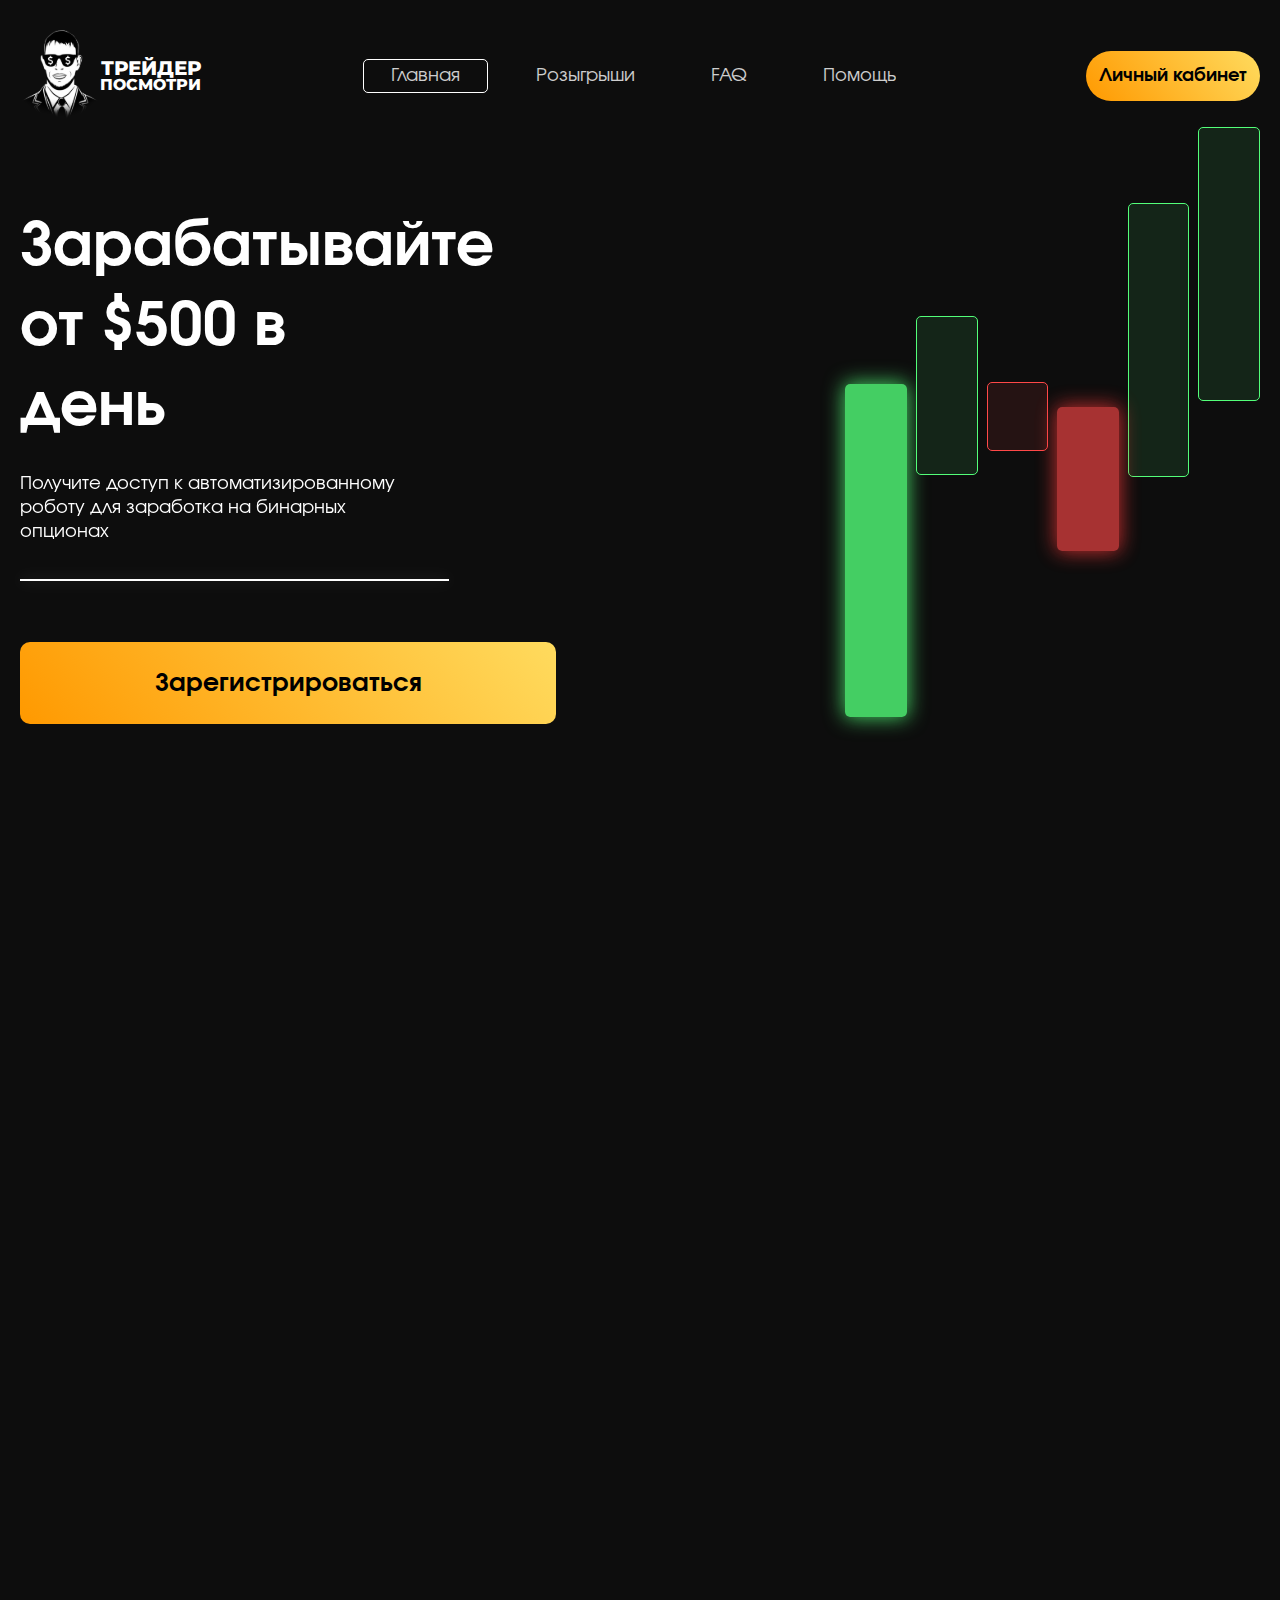
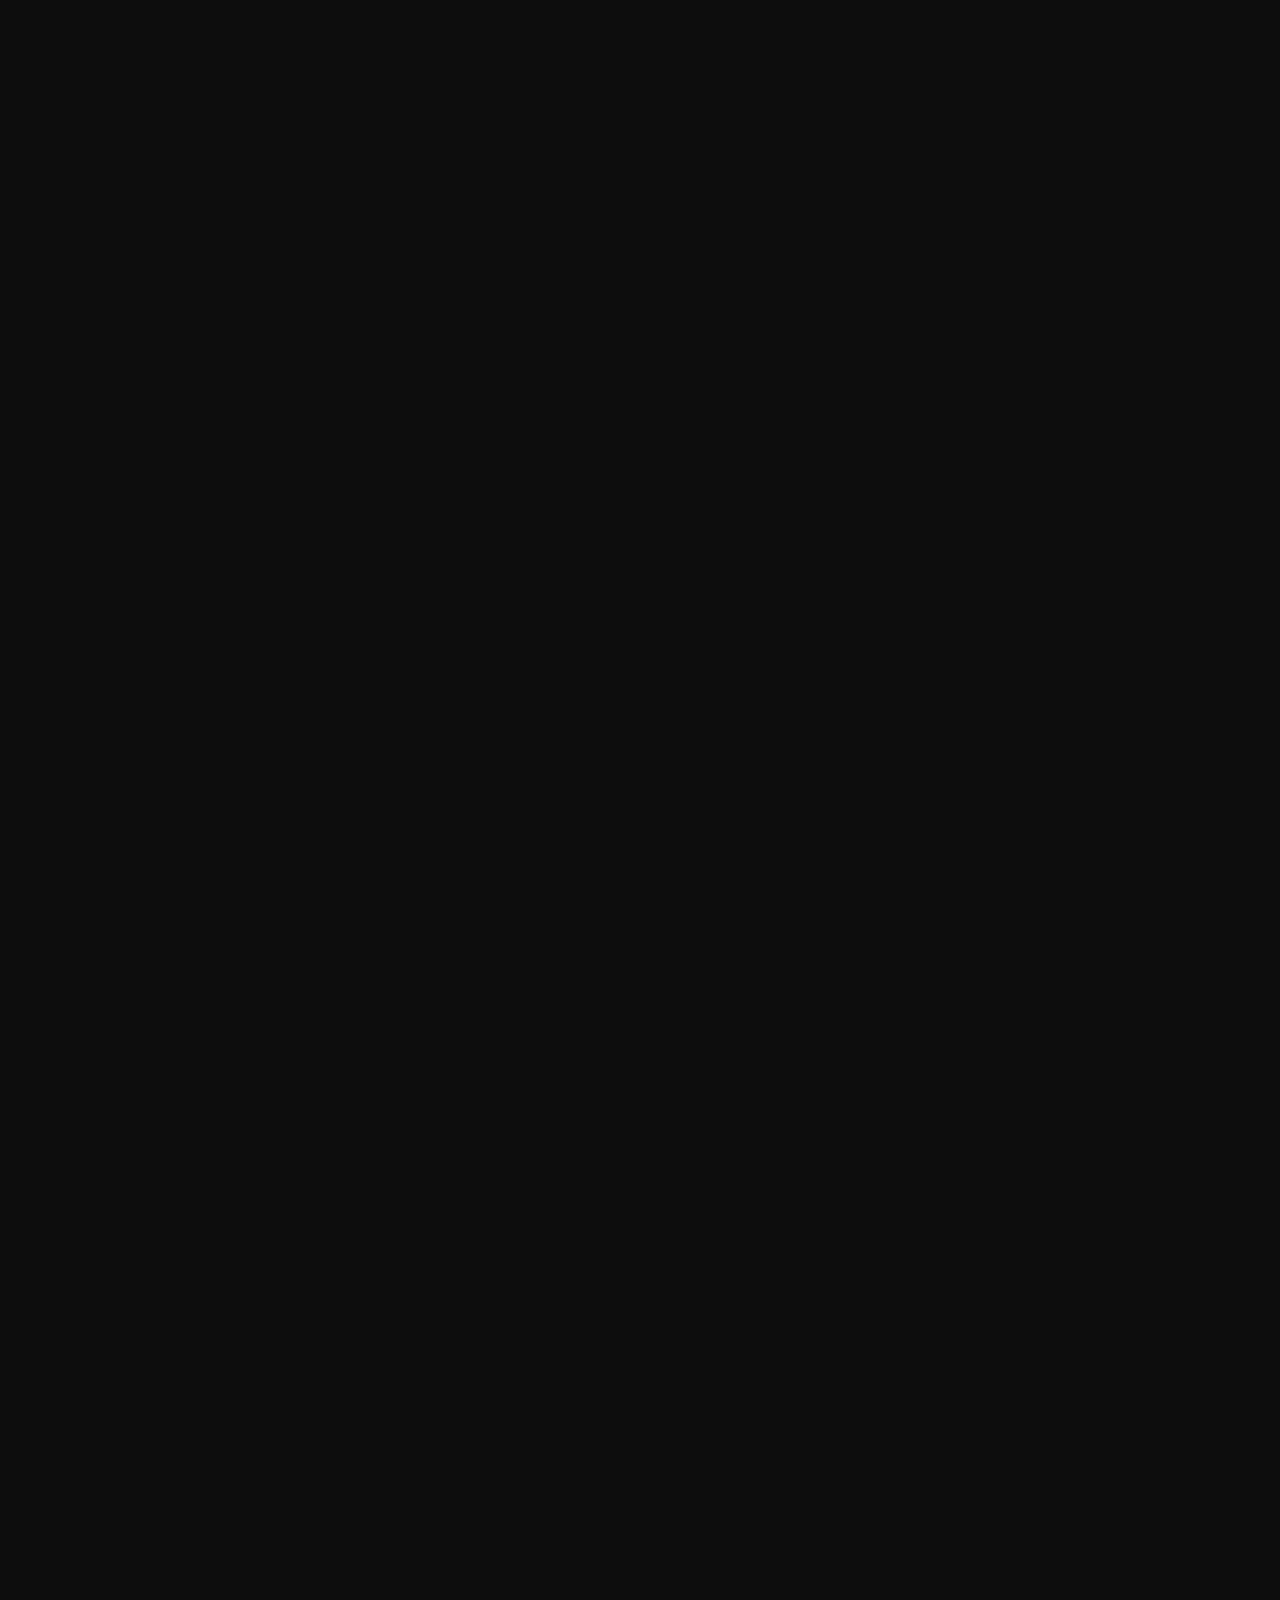
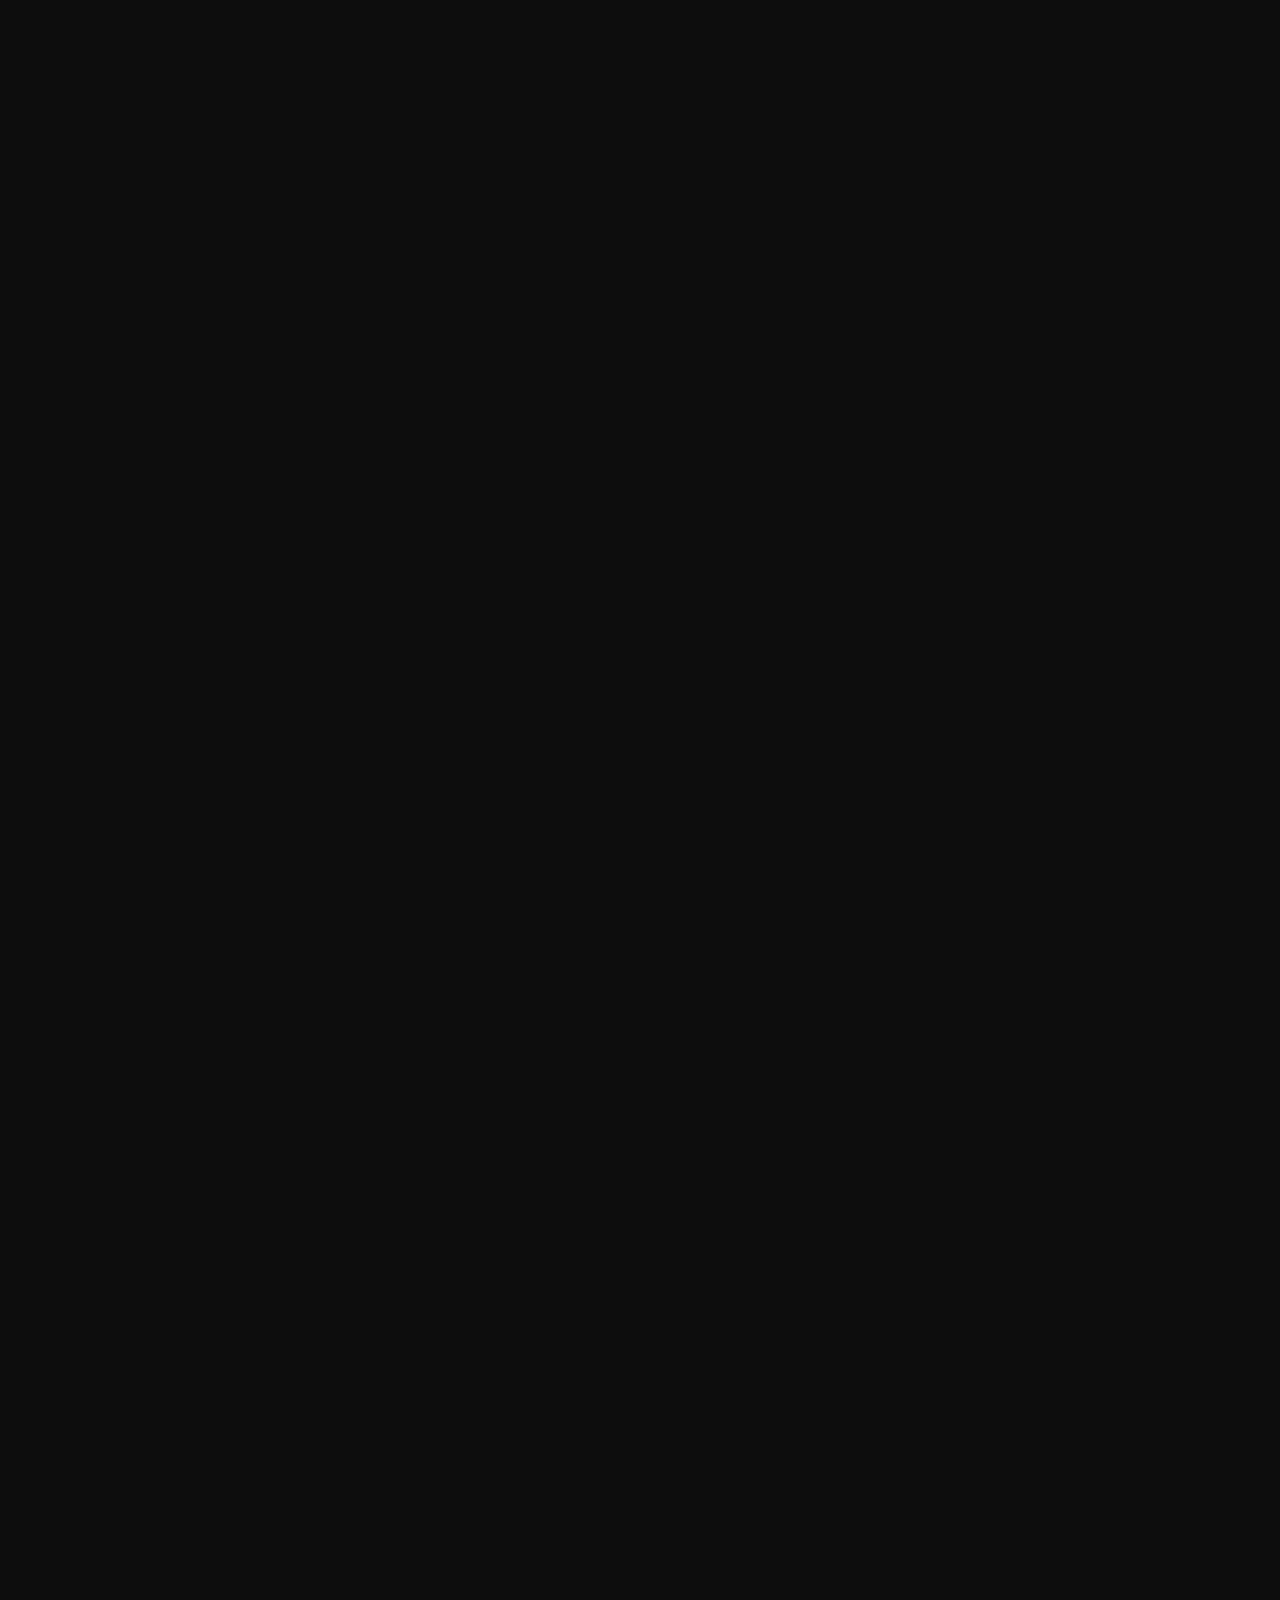
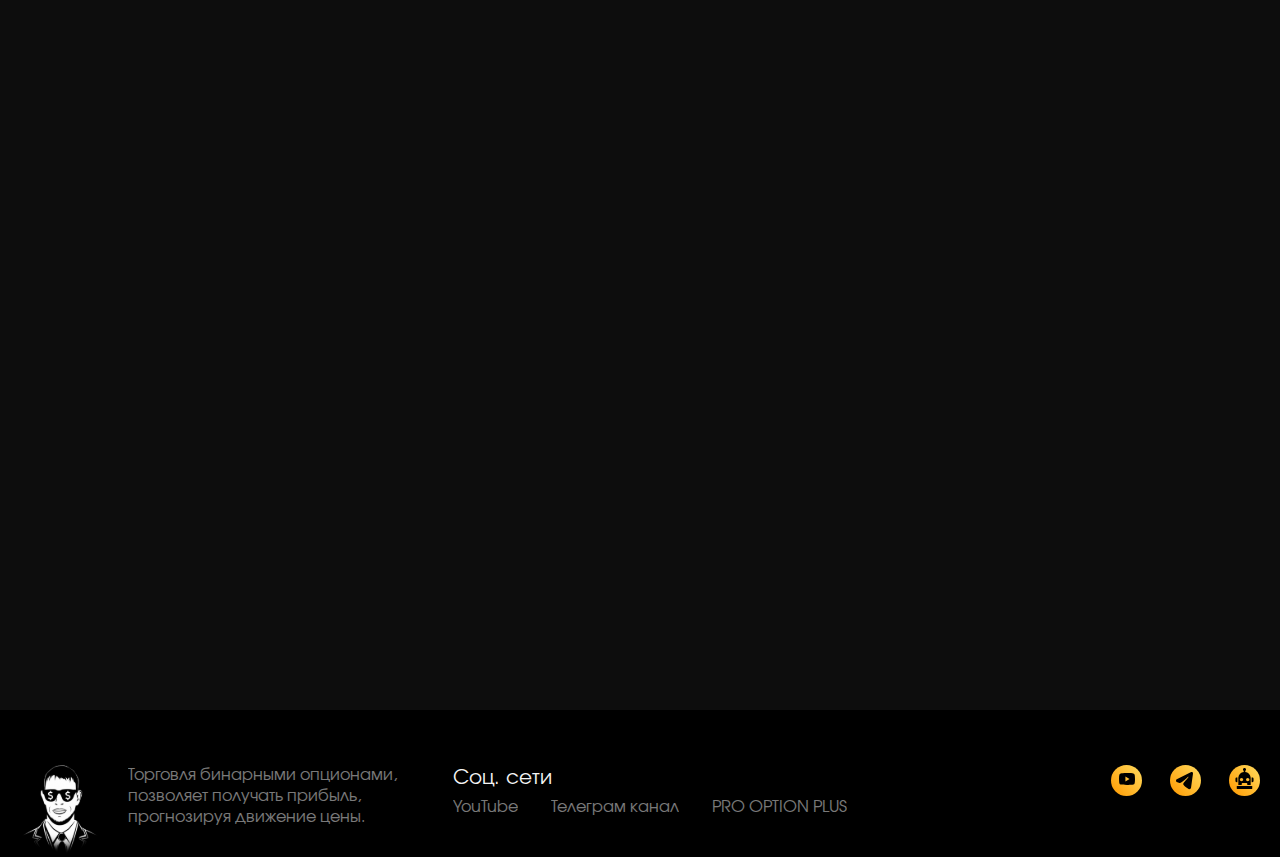
<file: index.html>
<!DOCTYPE html>
<html lang="ru">
<head>
    <meta charset="UTF-8">
    <meta name="viewport" content="width=device-width, initial-scale=1.0, maximum-scale=1.0, user-scalable=no">
    <title>Трейдер посмотри</title>
    <link rel="stylesheet" href="style.css">
    <script src="script.js" defer></script>
    <link href="https://unpkg.com/aos@2.3.1/dist/aos.css" rel="stylesheet">
    <script src="https://unpkg.com/aos@2.3.1/dist/aos.js"></script>
</head>
<body>
    <header>
        <div class="sales">
            <div class="rectangle3"></div>
            <div class="rectangle2"></div>
            <div class="rectangle"></div>
        </div>
        <div class="wrapper">
            <nav>
                <a class="logo_txt" href="index.html">
                    <img src="img/logo.svg" alt="">
                    <p>ТРЕЙДЕР  <br><span>ПОСМОТРИ</span></p>
                </a>
                <ul class="ul_nav" id="ul_nav">
                    <div class="close-icon" onclick="toggleMenu()">×</div>
                    <li class="li_nav1"><a href="index.html"><p>Главная</p></a></li>
                    <li class="li_nav"><a href="pages/ivents.html"><p>Розыгрыши</p></a></li>
                    <li class="li_nav"><a href="#faq"><p>FAQ</p></a></li>
                    <li class="li_nav"><a href="help.html"><p>Помощь</p></a></li>
                    <li class="li_nav dropdown-mobile">
                        <a href="pages/profile.html"><p>Мой профиль</p></a>
                    </li>
                    <li class="li_nav dropdown-mobile">
                        <a href="pages/step_one.html"><p>Скачать ПО</p></a>
                    </li>
                    <li class="li_nav dropdown-mobile">
                        <a href="pages/keys.html"><p>Ключи</p></a>
                    </li>
                </ul>
                <div class="menu-icon" onclick="toggleMenu()">
                    <div class="bar"></div>
                    <div class="bar"></div>
                    <div class="bar"></div>
                </div>
                <div class="dropdown dropdown-desktop">
                    <button id="profile-button" onclick="myFunction()" class="dropbtn">Личный кабинет</button>
                    <div id="myDropdown" class="dropdown-content">
                        <a href="pages/profile.html">Мой профиль</a>
                        <div class="line"></div>
                        <a href="pages/step_one.html">Скачать ПО</a>
                        <div class="line"></div>
                        <a href="pages/keys.html">Ключи</a>
                    </div>
                </div>
            </nav>
        </div>
        <div class="overlay" id="overlay" onclick="toggleMenu()"></div>
    </header>
    
    <main >
        <div class="wrapper">
            <div class="salary">
                <div class="text_salary">
                    <h1 class="fade-in" data-aos="fade-up"
                    data-aos-duration="1500">Зарабатывайте от $500 в день</h1>
                    <p class="accsses" data-aos="fade-up"
                    data-aos-duration="1500">Получите доступ к автоматизированному роботу для заработка на бинарных опционах</p>
                    <div class="line2" data-aos="fade-up"
                    data-aos-duration="1500"></div>
                    <button class="reg" data-aos="fade-up"
                    data-aos-duration="1500">Зарегистрироваться</button>
                    <div class="overlay" id="overlay"></div>
                    <div class="popup" id="popup">
                        <span class="close" id="closePopup">&times;</span>
                        <h2>Регистрация</h2>
                        <form>
                            <p class="PO">Чтобы у вас был доступ к ПО <br>создайте аккаунт в личном кабинете</p>
                            <div class="margin_input">
                                <input type="text" id="name" name="name" placeholder="Ваше Имя">
                            </div>
                            <div class="margin_input">
                                <input type="text" id="surname" name="surname" placeholder="Ваша Фамилия">
                            </div>
                            <div class="margin_input">
                                <input type="email" id="email" name="email" placeholder="Ваш e-mail">
                            </div>
                            <div class="margin_input">
                                <input type="text" id="telegram" name="telegram" placeholder="Ваш Telegram">
                            </div>
                            <div class="margin_input">
                                <label>
                                    <input type="checkbox" id="agree" name="agree" required>
                                    <p class="suggest">Вы подтверждаете согласие на обработку персональных данных в соответствии с условиями <a href="#">Политики обработки данных</a> и <a href="#">Договора об оказании услуг</a></p>
                                </label>
                            </div>
                            <button type="submit" class="reg2">Зарегистрироваться</button>
                        </form>
                    </div>
                </div>

                <div class="graph" data-aos="fade-up"
                data-aos-duration="1500">
                    <div class="sales2 ">
                        <div class="rec2"></div>
                        <div class="rec3"></div>
                        <div class="rec4"></div>
                        <div class="rec5"></div>
                        <div class="rec7"></div>
                        <div class="rec6"></div>
                    </div>
                </div>
                <img src="img/graph2.png" alt=" " class="graph2" data-aos="fade-up"
                data-aos-duration="1500">
            </div>

            <div class="sales_back" data-aos="fade-up"
            data-aos-duration="1500">
                <div class="rectangle_back1 "></div>
                <div class="rectangle_back2"></div>
                <div class="rectangle_back3"></div>
                <div class="rectangle_back4"></div>
                <div class="rectangle_back5"></div>
                <div class="rectangle_back6"></div>
            </div>

            <div class="sales_back_phone" data-aos="fade-up"
            data-aos-duration="1500">
                <div class="rectangle_back_phone1"></div>
                <div class="rectangle_back_phone2"></div>
                <div class="rectangle_back_phone3"></div>
                <div class="rectangle_back_phone4"></div>
                <div class="rectangle_back_phone5"></div>
                <div class="rectangle_back_phone6"></div>
            </div>

            <div class="manual" data-aos="fade-up"
            data-aos-duration="1500">
                <div class="phone ">
                    <img src="img/iPhone 15 Pro.png" alt="" class="image2"> 
                </div>
                <div class="how_it_works">
                    <h1>КАК РАБОТАЕТ АВТОМАТИЗАЦИЯ <span>АРБИТРАЖА КОТИРОВОК</span></h1>
                    <p class="treid">Чтобы зарабатывать на трейдинге, необязательно угадывать
                        движение цен финансовых активов или разбираться в
                        сложных графиках.
                    </p>
                    <p class="treid">Поручите торговлю бинарными опционами проверенному на
                        практике ПО: робот автоматически проставит сделку по
                        вашим настройкам еще до того, как информация о цене
                        появится у брокера.
                    </p>
                    <div class="line3"></div>
                    <div class="numbers">
                        <div class="number">
                            <h1>98.89%</h1>
                            <p>Выигрышных сделок</p>
                        </div>
                        <div class="number">
                            <h1>99.9%</h1>
                            <p>Положительных отзывов</p>
                        </div>
                        <div class="number">
                            <h1>$14 259</h1>
                            <p>В среднем зарабатывают трейдеры ежедневно</p>
                        </div>
                        <div class="number">
                            <h1>128.722+</h1>
                            <p>Трейдеров по всему миру</p>
                        </div>
                    </div>
                </div>
            </div>

            <div class="advantages" data-aos="fade-up"
            data-aos-duration="1500">
                <h1>Преймущества</h1>
                <div class="container_advantages">
                    <div class="advantage">
                        <div class="min_wrap">
                            <img src="img/safe.svg" alt="">
                            <h2>Надежное ПО</h2>
                        </div>
                        <p>Наша команда разрабатывает ПО, вкладывая все свои знания и навыки</p>
                    </div>
                    <div class="advantage">
                        <div class="min_wrap">
                            <img src="img/support.svg" alt="">
                            <h2>Поддержка 24/7</h2>
                        </div>
                        <p>Служба поддержки поможет решить все возникающие проблемы!</p>
                    </div>

                    <div class="advantage">
                        <div class="min_wrap">
                            <img src="img/algorithm.svg" alt="">
                            <h2>Простой Алгоритм</h2>
                        </div>
                        <p>Операции выполняет робот. <br>
                            Поэтому для новичков такой способ эффективнее,
                            чем вручную обрабатывать сделки.
                        </p>
                    </div>

                    <div class="advantage">
                        <div class="min_wrap">
                            <img src="img/Vector.svg" alt="">
                            <h2>Удобные Инструменты</h2>
                        </div>
                        <p>Профессиональные трейдеры уже опробовали наше ПО и оценили его эффективность и удобство на <span>9/10</span>.</p>

                    </div>

                    
                </div>
            </div>
        </div>

        <div class="otzivi" data-aos="fade-up"
        data-aos-duration="1500">
            <div class="wrapper">
                <h1>Отзывы от пользователей</h1>
            </div>
            <div class="container-slider2">
                <div class="slider-wrapper">
                    <div class="rewiew-list image-list"> 
                        <div class="slide">
                            <div class="name">
                                <img src="img/avatar.jpg" alt="">
                                <p class="user">Дмитрий</p>
                            </div>
                            <p class="txt">Доброго времени суток! Использую робота уже на протяжении 2х недель и могу с уверенность сказать - это лучшее, что я видел. Теперь по подробнее. После прочтения инструкции я сразу же вышел на реальную торговлю. И тут прям много эмоций. В первый же день робот принёс мне 87% к моему начальному депозиту. Заработал буквально за пару часов. Так что с уверенностью могу рекомендовать данный софт на авто сделках.</p>
                        </div>
                       
                        <div class="slide">
                            <div class="name">
                                <img src="img/avatar.jpg" alt="">
                                <p class="user">Артём</p>
                            </div>
                            <p class="txt">Всем привет! Если коротко о PRO OPTION PLUS AUTO, то он клёвый. Заработать можно легко и 100% к депозиту за несколько часов. Советую в размеренном режиме спокойно торговать, не жадничать и не гнаться за миллиардами, уделяя всего пару часов в день. Все таки это не 100% проходимость сделок, а всего лишь 93%. Есть небольшие риски. Конечно, лучше прочитать первоначально инструкцию по настройки софта, всё разложить по полочкам и комфортно запускаться. Всем профита!</p>
                        </div>

                        <div class="slide">
                            <div class="name">
                                <img src="img/avatar.jpg" alt="">
                                <p class="user">Иван Хакимов</p>
                            </div>
                            <p class="txt">Здравствуйте! Начну по факту без воды. Почти сразу же вышел на реальную торговлю. И тут прям много эмоций. В первый же день робот заработал мне 67% к моему начальному депозиту, а это на минуточку 371$. Это крутой результат однозначно. Советую всем использовать софт на авто сделках. Андрюхе отдельное спасибо за такую разработку. Лучший, просто ЛУЧШИЙ!</p>
                        </div>

                        <div class="slide">
                            <div class="name">
                                <img src="img/avatar.jpg" alt="">
                                <p class="user">Виталий Беляков</p>
                            </div>
                            <p class="txt">Привет. Занимаюсь криптой несколько лет. А тут бац! В моменте просел рынок. Очень был расстроен. Стал искать дополнительный заработок. Случайно наткнулся на Андрея и его проект «PRO OPTION PLUS AUTO». Я сначала не поверил, что так легко и просто можно зарабатывать деньги на Бинарках, но когда активировал софт на авто торговли, я обалдел. Тут просто без слов, а одни эмоции. Миллионы $, конечно не заработать, но по 300-450 баксов в день стабильно получается делать. А это разве не результат? Всем удачи!</p>
                        </div>

                        <div class="slide">
                            <div class="name">
                                <img src="img/avatar.jpg" alt="">
                                <p class="user">Светлана Оленикова</p>
                            </div>
                            <p class="txt">Привет! Положила я значит 120$. Это примерно 11 тысяч рублей по сегодняшнему курсу. Но да ладно. На следующий день проснулась, баланс уже 2 348,43$. Автор проекта, это как так? Это точно безопасно? Я сейчас сижу и думаю, это сон или реальность.</p>
                        </div>

                        <div class="slide">
                            <div class="name">
                                <img src="img/avatar.jpg" alt="">
                                <p class="user">Данил Кузнецов</p>
                            </div>
                            <p class="txt">С PRO OPTION PLUS AUTO совсем недолго работаю. Рынок всегда оставляет желать лучшего, но даже при таких условиях вижу, что депозит растёт и очень даже хорошо. Изначально пополнил 155$ на брокере Pocket Option. Спустя 2е суток баланс сейчас 691$. Месячная моя зарплата, а прошло всего лишь 2 дня. Андрюхе большое спасибо, что создал такую мощь. Тем более абсолютно все бесплатно, ничего и никому платить за это не нужно! Огромный плюс - хорошие возможности. Залетайте смело, не пожалеете!</p>
                        </div>

                        <div class="slide">
                            <div class="name">
                                <img src="img/avatar.jpg" alt="">
                                <p class="user">Андрей</p>
                            </div>
                            <p class="txt">Здоровенько всем! Зарабатываю каждую ночь + - 1000 баксов. Ставлю на авто-торговлю и ложусь спать. Просыпаюсь с 80 долларов, почти до 1000 доходит. В шоке, просто в шоке. За 7-8 часов моего сна. Не отключайте, пожалуйста, программу, пусть еще поработает. Андрей, как Вас можно отблагодарить? Или поддержать?</p>
                        </div>

                        <div class="slide">
                            <div class="name">
                                <img src="img/avatar.jpg" alt="">
                                <p class="user">Глеб</p>
                            </div>
                            <p class="txt">Отличный результат! Просто великолепный! 255 плюсов и 13 минусов. Не знаю, как у остальных, но у меня вообще день замечательный, просто огонь. PRO OPTION PLUS AUTO - лучший! И это факт доказывает!</p>
                        </div>

                        <div class="slide">
                            <div class="name">
                                <img src="img/avatar.jpg" alt="">
                                <p class="user">Атон</p>
                            </div>
                            <p class="txt">Хочу поблагодарить разработчиков за такую прекрасную разработку. ПРО ПЛЮС АВТО пользуюсь уже 2 месяца. Сначала не очень получалось, но через пару дней практики втянула меня и начало получаться. По итогу за 2 месяца с помощью программы наторговал на свой кредит около 570 тысяч рублей и перекрыл его полностью в банке. Еще раз спасибо. Теперь буду торговать на свадьбу. Уверен, что за месяца 2-3 заработаю нужную сумму. 💪 Новичкам советую внимательно изучить инструкцию по правильной настройки программы, чтобы с первых минут делать кэш, а не тянуть время и не гонять баланс туда-сюда. Удачи!</p>
                        </div>
                    </div>
                </div>
            </div>
        </div>

        <div class="wrapper">
            <div class="buttons" data-aos="fade-up"
            data-aos-duration="1500" id="faq">
                <button class="button prev" id="prev-slide">
                    <img src="img/before.svg" alt="">
                </button>
                <button class="button next" id="next-slide" class="icon">
                    <img src="img/after.svg" alt="">
                </button>
            </div>

           
        </div>

        <div class="faq" data-aos="fade-up"
        data-aos-duration="1500">
            <div class="wrapper">
                <div class="title_accordion">
                    <img src="img/Accordion.svg" alt="">
                    <h1>FAQ</h1>
                </div>

                <section>
                    <ul class="accordion">
                        <li class="accordion_li">
                            <label for="first">Кто я такой?<img src="img/plus.svg" alt="" class="img1"></label>
                            <div class="content">
                                <p>Я уже более 12-ти лет зарабатываю в интернете.<div class="br"></div>Мой основной источник заработка — торговля бинарными опционами.</p>
                            </div>
                        </li>
                
                        <li class="accordion_li">
                            <label for="second">Что может ваше ПО?<img src="img/plus.svg" alt="" class="img1"></label>
                            <div class="content">
                                <p>Lorem ipsum dolor sit, amet consectetur adipisicing elit. Iste et eveniet eum odit. Doloribus labore debitis dolorem aliquid assumenda itaque culpa dolor architecto, voluptatibus delectus aliquam? Debitis veritatis unde accusantium facere maxime, aliquid pariatur commodi voluptate suscipit? Culpa, minus suscipit.</p>
                            </div>
                        </li>
                
                        <li class="accordion_li">
                            <label for="third">Будет ли сложно заработать новичку?<img src="img/plus.svg" alt="" class="img1"></label>
                            <div class="content">
                                <p>Lorem ipsum dolor sit amet consectetur adipisicing elit. Ullam, sit!</p>
                            </div>
                        </li>
                
                        <li class="accordion_li">
                            <label for="fourth">Можно ли использовать один аккаунт на разных ПК?<img src="img/plus.svg" alt="" class="img1"></label>
                            <div class="content">
                                <p>Lorem ipsum dolor sit amet consectetur adipisicing elit. Ullam, sit!</p>
                            </div>
                        </li>
                
                        <li class="accordion_li">
                            <label for="fifth">Какие гарантии у вашего ПО?<img src="img/plus.svg" alt="" class="img1"></label>
                            <div class="content">
                                <p>Lorem ipsum dolor sit amet consectetur adipisicing elit. Ullam, sit!</p>
                            </div>
                        </li>
                    </ul>
                </section>
            </div>
        </div>
    </main>
    
    <footer>
        <div class="back_footer">
            <div class="wrapper">
                <div class="container_footer ">
                    <div class="container_footer_text_logo">
                        <div class="logo">
                            <img src="img/logo.svg" alt="">
                            <p>Торговля бинарными опционами, позволяет получать прибыль, прогнозируя движение цены.</p>
                        </div>
                        <div class="mess">
                            <p>Соц. сети</p>
                            <div class="mess2">
                                <a href="#">YouTube</a>
                                <a href="#">Телеграм канал</a>
                                <a href="#">PRO OPTION PLUS</a>
                            </div>
                        </div>
                    </div>
                    <div class="icons">
                        <div class="icon">
                            <a href="#"><img src="img/youtube.svg" alt=""></a>
                        </div>
                        <div class="icon2">
                            <a href="#"><img src="img/tg.svg" alt=""></a>
                        </div>
                        <div class="icon">
                            <a href="#"><img src="img/robot.svg" alt=""></a>
                        </div>
                    </div>
                </div>
            </div>
        </div>
    </footer>
    <script>
        AOS.init();
      </script>
</body>
</html>
</file>
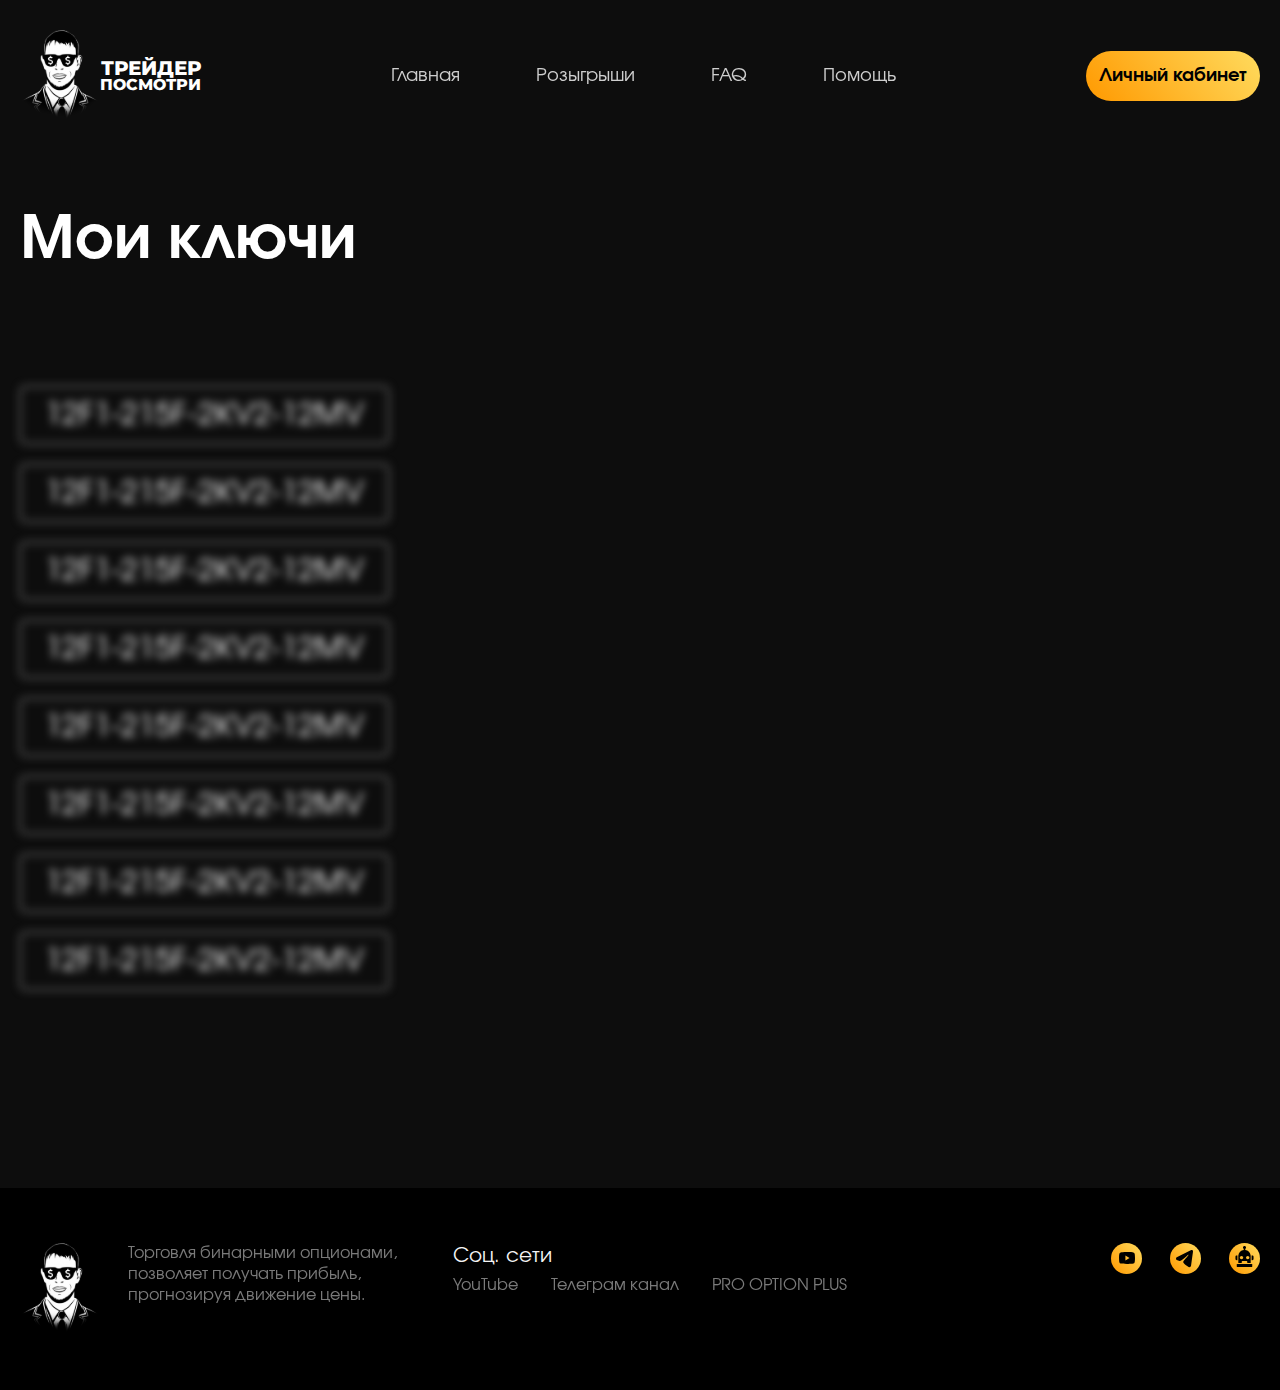
<file: pages/keys.html>
<!DOCTYPE html>
<html lang="ru">
<head>
    <meta charset="UTF-8">
    <meta name="viewport" content="width=device-width, initial-scale=1.0">
    <title>Трейдер посмотри</title>
    <link rel="stylesheet" href="keys.css">
    <script src="../script.js" defer></script>
    <script src="../copy.js" defer></script>
</head>
<body>
    <header>
        <div class="sales">
            <div class="rectangle3"></div>
            <div class="rectangle2"></div>
            <div class="rectangle"></div>
        </div>
        <div class="sales_back">
            <div class="rectangle_back1"></div>
            <div class="rectangle_back2"></div>
            <div class="rectangle_back3"></div>
            <div class="rectangle_back4"></div>
            <div class="rectangle_back5"></div>
            <div class="rectangle_back6"></div>
        </div>
        <div class="wrapper">
            <nav>
                <a class="logo_txt" href="../index.html">
                    <img src="../img/logo.svg" alt="">
                    <p>ТРЕЙДЕР  <br><span>ПОСМОТРИ</span></p>
                </a>
                <ul class="ul_nav" id="ul_nav">
                    <div class="close-icon" onclick="toggleMenu()">×</div>
                    <li class="li_nav"><a href="../index.html"><p>Главная</p></a></li>
                    <li class="li_nav"><a href="ivents.html"><p>Розыгрыши</p></a></li>
                    <li class="li_nav"><a href="../index.html"><p>FAQ</p></a></li>
                    <li class="li_nav"><a href="#"><p>Помощь</p></a></li>
                    <li class="li_nav dropdown-mobile">
                        <a href="profile.html"><p>Мой профиль</p></a>
                    </li>
                    <li class="li_nav dropdown-mobile">
                        <a href="step_one.html"><p>Скачать ПО</p></a>
                    </li>
                    <li class="li_nav dropdown-mobile">
                        <a href="keys.html"><p>Ключи</p></a>
                    </li>
                </ul>
                <div class="menu-icon" onclick="toggleMenu()">
                    <div class="bar"></div>
                    <div class="bar"></div>
                    <div class="bar"></div>
                </div>
                <div class="dropdown dropdown-desktop">
                    <button id="profile-button" onclick="myFunction()" class="dropbtn">Личный кабинет</button>
                    <div id="myDropdown" class="dropdown-content">
                        <a href="profile.html">Мой профиль</a>
                        <div class="line"></div>
                        <a href="step_one.html">Скачать ПО</a>
                        <div class="line"></div>
                        <a href="keys.html">Ключи</a>
                    </div>
                </div>
            </nav>
        </div>
        <div class="overlay" id="overlay" onclick="toggleMenu()"></div>
    </header>
    <main>
        <div class="wrapper">
            <div class="hello animate-hello">
                <h1>Мои ключи</h1>
            </div>
        
            <div class="keys">
                <div class="key animate-key">
                    <div class="code">
                        <p>12F1-215F-2KV2-12MV</p>
                    </div>
                    <button class="copy">
                        Скопировать
                    </button>
                </div>

                <div class="key animate-key">
                    <div class="code">
                        <p>12F1-215F-2KV2-12MV</p>
                    </div>
                    <button class="copy">
                        Скопировать
                    </button>
                </div>

                <div class="key animate-key">
                    <div class="code">
                        <p>12F1-215F-2KV2-12MV</p>
                    </div>
                    <button class="copy">
                        Скопировать
                    </button>
                </div>

                <div class="key animate-key">
                    <div class="code">
                        <p>12F1-215F-2KV2-12MV</p>
                    </div>
                    <button class="copy">
                        Скопировать
                    </button>
                </div>

                <div class="key animate-key">
                    <div class="code">
                        <p>12F1-215F-2KV2-12MV</p>
                    </div>
                    <button class="copy">
                        Скопировать
                    </button>
                </div>

                <div class="key animate-key">
                    <div class="code">
                        <p>12F1-215F-2KV2-12MV</p>
                    </div>
                    <button class="copy">
                        Скопировать
                    </button>
                </div>

                <div class="key animate-key">
                    <div class="code">
                        <p>12F1-215F-2KV2-12MV</p>
                    </div>
                    <button class="copy">
                        Скопировать
                    </button>
                </div>

                <div class="key animate-key">
                    <div class="code">
                        <p>12F1-215F-2KV2-12MV</p>
                    </div>
                    <button class="copy">
                        Скопировать
                    </button>
                </div>

                <div class="key animate-key">
                    <div class="code">
                        <p>12F1-215F-2KV2-12MV</p>
                    </div>
                    <button class="copy">
                        Скопировать
                    </button>
                </div>
            </div>
        </div>
    </main>
    <footer>
        <div class="back_footer">
            <div class="wrapper">
                <div class="container_footer">
                    <div class="container_footer_text_logo">
                        <div class="logo">
                            <img src="../img/logo.svg" alt="">
                            <p>Торговля бинарными опционами, позволяет получать прибыль, прогнозируя движение цены.</p>
                        </div>
                        <div class="mess">
                            <p>Соц. сети</p>
                            <div class="mess2">
                                <a href="#">YouTube</a>
                                <a href="#">Телеграм канал</a>
                                <a href="#">PRO OPTION PLUS </a>
                            </div>
                        </div>
                    </div>
                    <div class="icons">
                        <div class="icon">
                            <a href="#"><img src="../img/youtube.svg" alt=""></a>
                        </div>
                        <div class="icon2">
                            <a href="#"><img src="../img/tg.svg" alt=""></a>
                        </div>
                        <div class="icon">
                            <a href="#"><img src="../img/robot.svg" alt=""></a>
                        </div>
                    </div>
                </div>
            </div>
        </div>
    </footer>
</body>
</html>
</file>
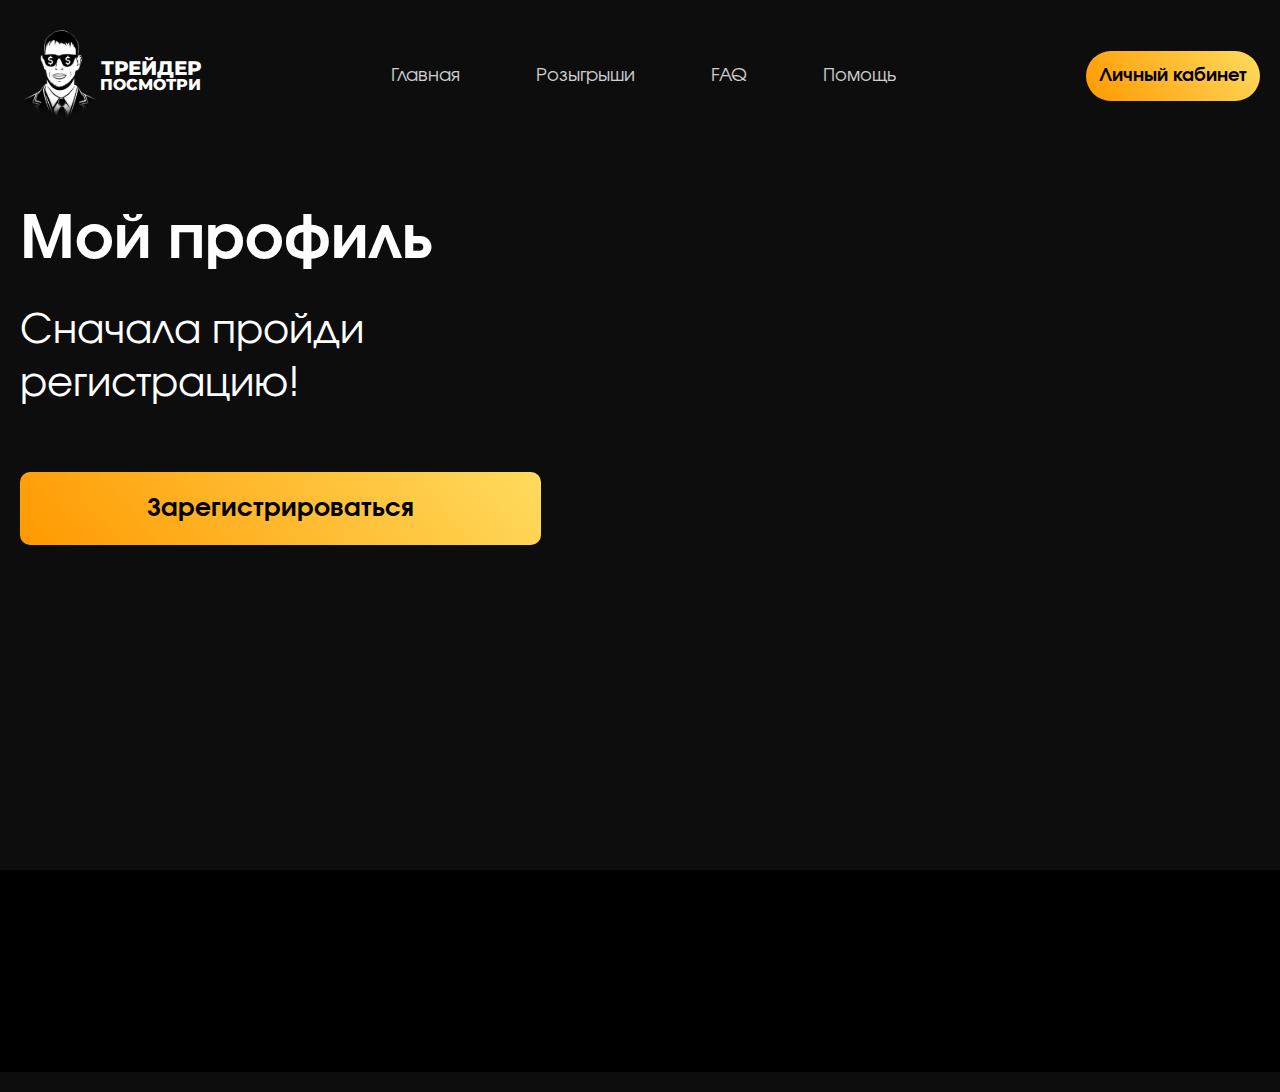
<file: pages/profile.html>
<!DOCTYPE html>
<html lang="ru">
<head>
    <meta charset="UTF-8">
    <meta name="viewport" content="width=device-width, initial-scale=1.0">
    <title>Трейдер посмотри</title>
    <link rel="stylesheet" href="profile.css">
    <script src="../script.js" defer></script>
</head>
<body>
    <header>
        <div class="sales">
            <div class="rectangle3"></div>
            <div class="rectangle2"></div>
            <div class="rectangle"></div>
        </div>
        <div class="sales_back">
            <div class="rectangle_back1"></div>
            <div class="rectangle_back2"></div>
            <div class="rectangle_back3"></div>
            <div class="rectangle_back4"></div>
            <div class="rectangle_back5"></div>
            <div class="rectangle_back6"></div>
        </div>
        <div class="wrapper">
            <nav>
                <a class="logo_txt" href="../index.html">
                    <img src="../img/logo.svg" alt="">
                    <p>ТРЕЙДЕР  <br><span>ПОСМОТРИ</span></p>
                </a>
                <ul class="ul_nav" id="ul_nav">
                    <div class="close-icon" onclick="toggleMenu()">×</div>
                    <li class="li_nav"><a href="../index.html"><p>Главная</p></a></li>
                    <li class="li_nav"><a href="ivents.html"><p>Розыгрыши</p></a></li>
                    <li class="li_nav"><a href="../index.html"><p>FAQ</p></a></li>
                    <li class="li_nav"><a href="#"><p>Помощь</p></a></li>
                    <li class="li_nav dropdown-mobile">
                        <a href="profile.html"><p>Мой профиль</p></a>
                    </li>
                    <li class="li_nav dropdown-mobile">
                        <a href="step_one.html"><p>Скачать ПО</p></a>
                    </li>
                    <li class="li_nav dropdown-mobile">
                        <a href="keys.html"><p>Ключи</p></a>
                    </li>
                </ul>
                <div class="menu-icon" onclick="toggleMenu()">
                    <div class="bar"></div>
                    <div class="bar"></div>
                    <div class="bar"></div>
                </div>
                <div class="dropdown dropdown-desktop">
                    <button id="profile-button" onclick="myFunction()" class="dropbtn">Личный кабинет</button>
                    <div id="myDropdown" class="dropdown-content">
                        <a href="profile.html">Мой профиль</a>
                        <div class="line"></div>
                        <a href="step_one.html">Скачать ПО</a>
                        <div class="line"></div>
                        <a href="keys.html">Ключи</a>
                    </div>
                </div>
            </nav>
        </div>
        <div class="overlay" id="overlay" onclick="toggleMenu()"></div>
    </header>
    <main>
        <div class="wrapper">
            <div class="hello">
                <h1>Мой профиль</h1>
                <p>Сначала пройди регистрацию!</p>
                <div class="line_hello"></div>
            </div>

            <button class="reg">Зарегистрироваться</button>
            <div class="overlay" id="overlay"></div>
            <div class="popup" id="popup">
                <span class="close" id="closePopup">&times;</span>
                <h2>Регистрация</h2>
                <form>
                    <p class="PO">Чтобы у вас был доступ к ПО <br>создайте аккаунт в личном кабинете</p>
                    <div class="margin_input">
                        <input type="text" id="name" name="name" placeholder="Ваше Имя">
                    </div>
                    <div class="margin_input">
                        <input type="text" id="surname" name="surname" placeholder="Ваша Фамилия">
                    </div>
                    <div class="margin_input">
                        <input type="email" id="email" name="email" placeholder="Ваш e-mail">
                    </div>
                    <div class="margin_input">
                        <input type="text" id="telegram" name="telegram" placeholder="Ваш ID">
                    </div>
                    <div class="margin_input">
                        <label>
                            <input type="checkbox" id="agree" name="agree" required>
                            <p class="suggest">Вы подтверждаете согласие на обработку персональных данных в соответствии с условиями <a href="#">Политики обработки данных</a> и <a href="#">Договора об оказании услуг</a></p>
                        </label>
                    </div>
                    <button type="submit" class="reg2">Зарегистрироваться</button>
                </form>
            </div>
            
            </div>
        </div>
    </main>
    <footer>
        <div class="back_footer">
            <div class="wrapper">
                <div class="container_footer">
                    <div class="container_footer_text_logo">
                        <div class="logo">
                            <img src="../img/logo.svg" alt="">
                            <p>Торговля бинарными опционами, позволяет получать прибыль, прогнозируя движение цены.</p>
                        </div>
                        <div class="mess">
                            <p>Соц. сети</p>
                            <div class="mess2">
                                <a href="#">YouTube</a>
                                <a href="#">Телеграм канал</a>
                                <a href="#">PRO OPTION PLUS </a>
                            </div>
                        </div>
                    </div>
                    <div class="icons">
                        <div class="icon">
                            <a href="#"><img src="../img/youtube.svg" alt=""></a>
                        </div>
                        <div class="icon2">
                            <a href="#"><img src="../img/tg.svg" alt=""></a>
                        </div>
                        <div class="icon">
                            <a href="#"><img src="../img/robot.svg" alt=""></a>
                        </div>
                    </div>
                </div>
            </div>
        </div>
    </footer>
</body>
</html>
</file>
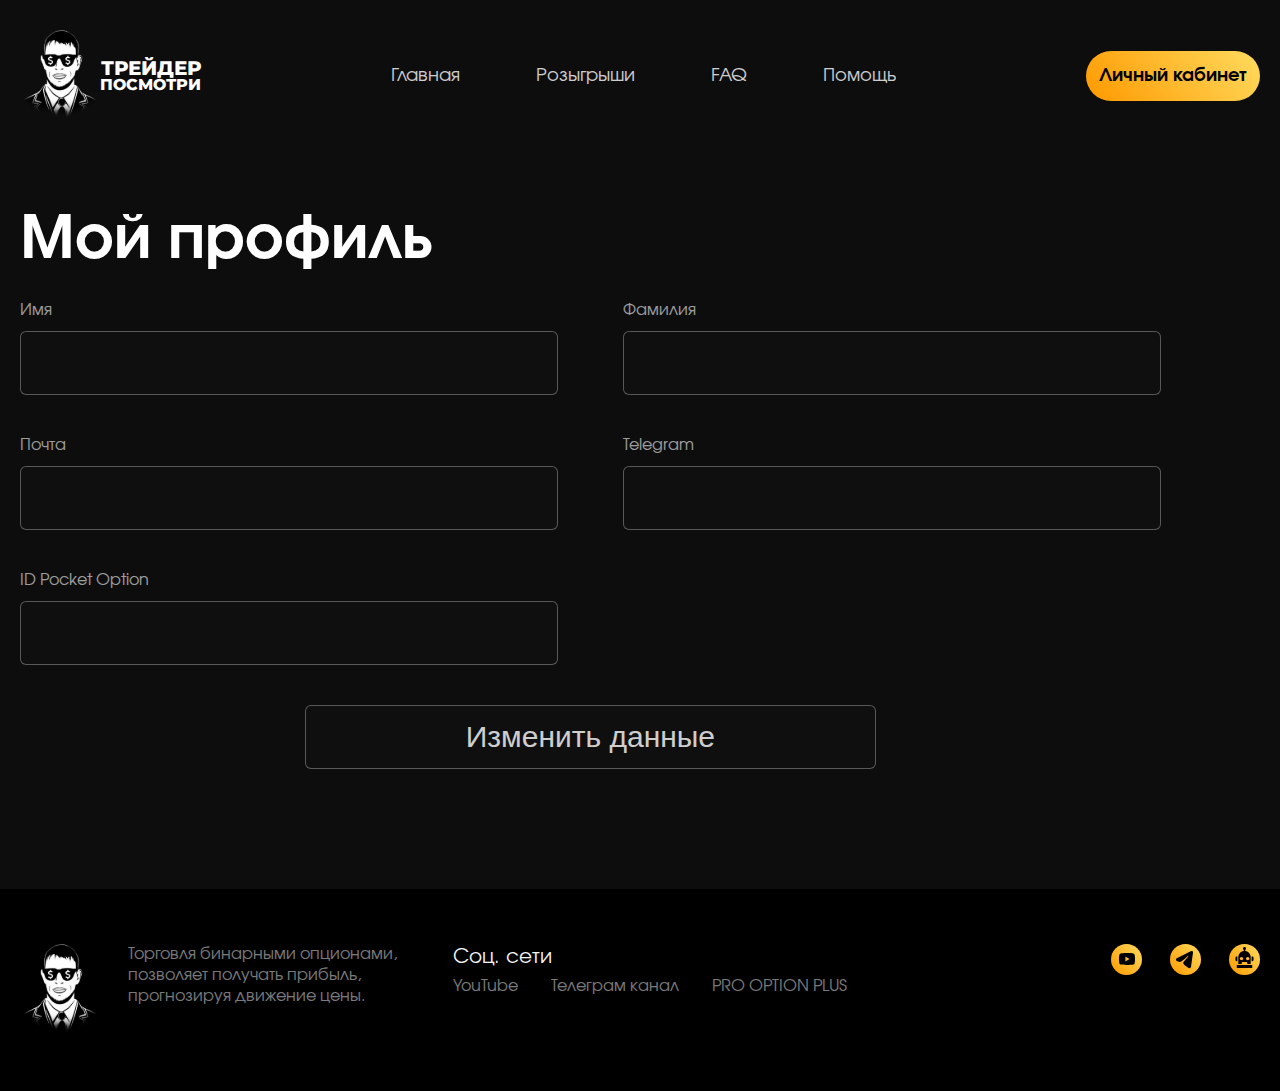
<file: pages/profile_edit.html>
<!DOCTYPE html>
<html lang="ru">
<head>
    <meta charset="UTF-8">
    <meta name="viewport" content="width=device-width, initial-scale=1.0">
    <title>Трейдер посмотри</title>
    <link rel="stylesheet" href="profile_edit.css">
    <script src="../script.js" defer></script>
</head>
<body>
    <header>
        <div class="sales">
            <div class="rectangle3"></div>
            <div class="rectangle2"></div>
            <div class="rectangle"></div>
        </div>
        <div class="sales_back">
            <div class="rectangle_back1"></div>
            <div class="rectangle_back2"></div>
            <div class="rectangle_back3"></div>
            <div class="rectangle_back4"></div>
            <div class="rectangle_back5"></div>
            <div class="rectangle_back6"></div>
        </div>
        <div class="wrapper">
            <nav>
                <a class="logo_txt" href="../index.html">
                    <img src="../img/logo.svg" alt="">
                    <p>ТРЕЙДЕР  <br><span>ПОСМОТРИ</span></p>
                </a>
                <ul class="ul_nav" id="ul_nav">
                    <div class="close-icon" onclick="toggleMenu()">×</div>
                    <li class="li_nav"><a href="../index.html"><p>Главная</p></a></li>
                    <li class="li_nav"><a href="ivents.html"><p>Розыгрыши</p></a></li>
                    <li class="li_nav"><a href="../index.html"><p>FAQ</p></a></li>
                    <li class="li_nav"><a href="#"><p>Помощь</p></a></li>
                    <li class="li_nav dropdown-mobile">
                        <a href="profile.html"><p>Мой профиль</p></a>
                    </li>
                    <li class="li_nav dropdown-mobile">
                        <a href="step_one.html"><p>Скачать ПО</p></a>
                    </li>
                    <li class="li_nav dropdown-mobile">
                        <a href="keys.html"><p>Ключи</p></a>
                    </li>
                </ul>
                <div class="menu-icon" onclick="toggleMenu()">
                    <div class="bar"></div>
                    <div class="bar"></div>
                    <div class="bar"></div>
                </div>
                <div class="dropdown dropdown-desktop">
                    <button id="profile-button" onclick="myFunction()" class="dropbtn">Личный кабинет</button>
                    <div id="myDropdown" class="dropdown-content">
                        <a href="profile.html">Мой профиль</a>
                        <div class="line"></div>
                        <a href="step_one.html">Скачать ПО</a>
                        <div class="line"></div>
                        <a href="keys.html">Ключи</a>
                    </div>
                </div>
            </nav>
        </div>
        <div class="overlay" id="overlay" onclick="toggleMenu()"></div>
    </header>
    <main>
        <div class="wrapper">
            <div class="hello animate-hello visible">
                <h1>Мой профиль</h1>
            </div>
            
            <form id="myForm">
                <div class="margin_input animate-margin_input">
                    <label for="name">Имя</label>
                    <input type="text" id="name" name="name">
                </div>
                <div class="margin_input animate-margin_input">
                    <label for="surname">Фамилия</label>
                    <input type="text" id="surname" name="surname">
                </div>
                <div class="margin_input animate-margin_input">
                    <label for="email">Почта</label>
                    <input type="email" id="email" name="email">
                </div>
                <div class="margin_input animate-margin_input">
                    <label for="telegram">Telegram</label>
                    <input type="text" id="telegram" name="telegram">
                </div>
                <div class="margin_input animate-margin_input">
                    <label for="ID_Pocket">ID Pocket Option</label>
                    <input type="text" id="ID_Pocket" name="ID_Pocket">
                </div>
                <button type="submit" class="reg2 animate-reg2" id="submitButton">Изменить данные</button>
            </form>
            
            
            
        </div>
    </main>
    <footer>
        <div class="back_footer">
            <div class="wrapper">
                <div class="container_footer animate-container_footer">
                    <div class="container_footer_text_logo">
                        <div class="logo">
                            <img src="../img/logo.svg" alt="">
                            <p>Торговля бинарными опционами, позволяет получать прибыль, прогнозируя движение цены.</p>
                        </div>
                        <div class="mess">
                            <p>Соц. сети</p>
                            <div class="mess2">
                                <a href="#">YouTube</a>
                                <a href="#">Телеграм канал</a>
                                <a href="#">PRO OPTION PLUS </a>
                            </div>
                        </div>
                    </div>
                    <div class="icons animate-icons">
                        <div class="icon">
                            <a href="#"><img src="../img/youtube.svg" alt=""></a>
                        </div>
                        <div class="icon2">
                            <a href="#"><img src="../img/tg.svg" alt=""></a>
                        </div>
                        <div class="icon">
                            <a href="#"><img src="../img/robot.svg" alt=""></a>
                        </div>
                    </div>
                </div>
            </div>
        </div>
    </footer>
</body>
</html>
</file>
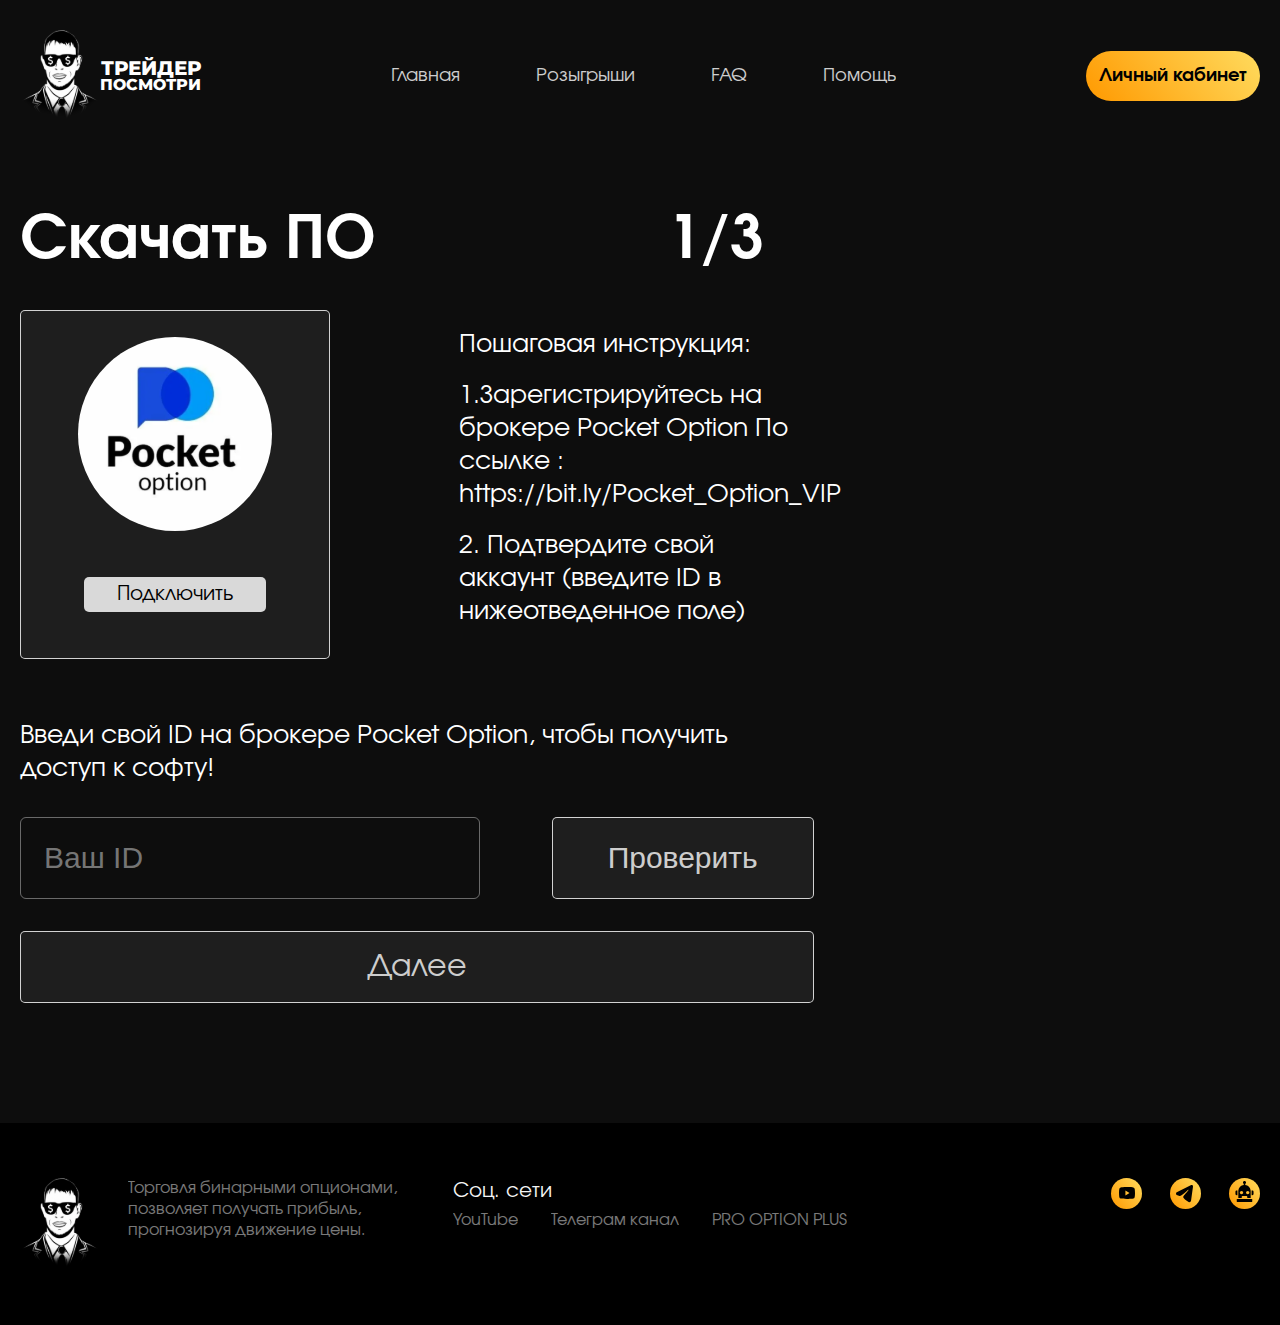
<file: pages/step_one.html>
<!DOCTYPE html>
<html lang="ru">
<head>
    <meta charset="UTF-8">
    <meta name="viewport" content="width=device-width, initial-scale=1.0">
    <title>Трейдер посмотри</title>
    <link rel="stylesheet" href="step_one.css">
    <script src="../script.js" defer></script>
    <script src="../copy.js"></script>
</head>
<body>
    <header>
        <div class="sales">
            <div class="rectangle3"></div>
            <div class="rectangle2"></div>
            <div class="rectangle"></div>
        </div>
        <div class="sales_back">
            <div class="rectangle_back1"></div>
            <div class="rectangle_back2"></div>
            <div class="rectangle_back3"></div>
            <div class="rectangle_back4"></div>
            <div class="rectangle_back5"></div>
            <div class="rectangle_back6"></div>
        </div>
        <div class="wrapper">
            <nav>
                <a class="logo_txt" href="../index.html">
                    <img src="../img/logo.svg" alt="">
                    <p>ТРЕЙДЕР  <br><span>ПОСМОТРИ</span></p>
                </a>
                <ul class="ul_nav" id="ul_nav">
                    <div class="close-icon" onclick="toggleMenu()">×</div>
                    <li class="li_nav"><a href="../index.html"><p>Главная</p></a></li>
                    <li class="li_nav"><a href="ivents.html"><p>Розыгрыши</p></a></li>
                    <li class="li_nav"><a href="../index.html"><p>FAQ</p></a></li>
                    <li class="li_nav"><a href="#"><p>Помощь</p></a></li>
                    <li class="li_nav dropdown-mobile">
                        <a href="profile.html"><p>Мой профиль</p></a>
                    </li>
                    <li class="li_nav dropdown-mobile">
                        <a href="step_one.html"><p>Скачать ПО</p></a>
                    </li>
                    <li class="li_nav dropdown-mobile">
                        <a href="keys.html"><p>Ключи</p></a>
                    </li>
                </ul>
                <div class="menu-icon" onclick="toggleMenu()">
                    <div class="bar"></div>
                    <div class="bar"></div>
                    <div class="bar"></div>
                </div>
                <div class="dropdown dropdown-desktop">
                    <button id="profile-button" onclick="myFunction()" class="dropbtn">Личный кабинет</button>
                    <div id="myDropdown" class="dropdown-content">
                        <a href="profile.html">Мой профиль</a>
                        <div class="line"></div>
                        <a href="step_one.html">Скачать ПО</a>
                        <div class="line"></div>
                        <a href="keys.html">Ключи</a>
                    </div>
                </div>
            </nav>
        </div>
        <div class="overlay" id="overlay" onclick="toggleMenu()"></div>
    </header>
    <main>
        <div class="wrapper">
            <div class="hello animate-hello">
                <h1>Скачать ПО</h1>
                <h2>1/3</h2>
            </div>
            <div class="download animate-download">
                <div class="pocket">
                    <img src="../img/pocket.svg" alt="">
                    <button class="connect">Подключить</button>
                </div>
                <div class="step">
                    <p class="inst">Пошаговая инструкция: </p>
                    <p class="link"> 1.Зарегистрируйтесь на брокере Pocket Option По ссылке : https://bit.ly/Pocket_Option_VIP<br></p>
                    <p>2. Подтвердите свой аккаунт (введите ID в нижеотведенное поле)</p>
                </div>
            </div>
            <div class="enter_id animate-enter_id">
                <p>Введи свой ID на брокере Pocket Option, чтобы получить доступ к софту!</p>
                <div class="buttons">
                    <div class="margin_input">
                        <input type="text" id="id_PO" name="id_PO" placeholder="Ваш ID">
                    </div>
                    <button class="check">Проверить</button>
                    <a href="step_two.html" class="next">Далее</a>
                </div>
            </div>
        </div>
    </main>
    <footer>
        <div class="back_footer">
            <div class="wrapper">
                <div class="container_footer">
                    <div class="container_footer_text_logo">
                        <div class="logo">
                            <img src="../img/logo.svg" alt="">
                            <p>Торговля бинарными опционами, позволяет получать прибыль, прогнозируя движение цены.</p>
                        </div>
                        <div class="mess">
                            <p>Соц. сети</p>
                            <div class="mess2">
                                <a href="#">YouTube</a>
                                <a href="#">Телеграм канал</a>
                                <a href="#">PRO OPTION PLUS </a>
                            </div>
                        </div>
                    </div>
                    <div class="icons">
                        <div class="icon">
                            <a href="#"><img src="../img/youtube.svg" alt=""></a>
                        </div>
                        <div class="icon2">
                            <a href="#"><img src="../img/tg.svg" alt=""></a>
                        </div>
                        <div class="icon">
                            <a href="#"><img src="../img/robot.svg" alt=""></a>
                        </div>
                    </div>
                </div>
            </div>
        </div>
    </footer>
</body>
</html>
</file>
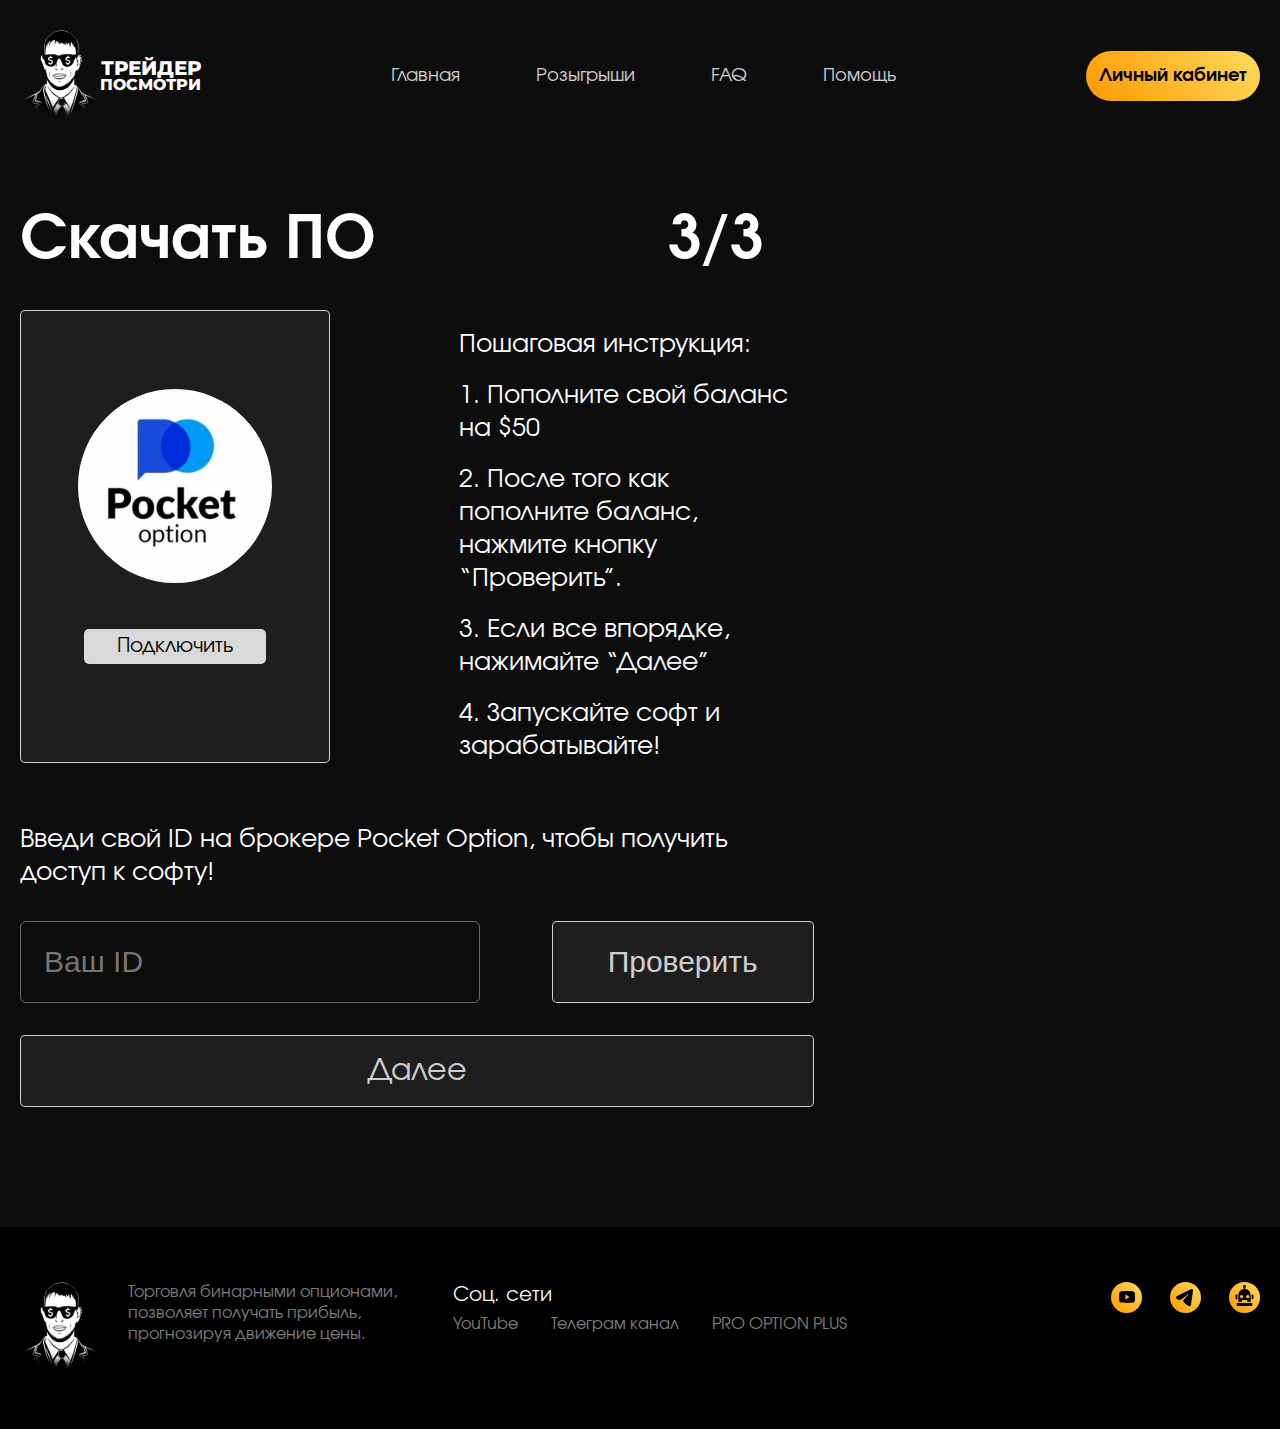
<file: pages/step_three.html>
<!DOCTYPE html>
<html lang="ru">
<head>
    <meta charset="UTF-8">
    <meta name="viewport" content="width=device-width, initial-scale=1.0">
    <title>Трейдер посмотри</title>
    <link rel="stylesheet" href="step_three.css">
    <script src="../script.js" defer></script>
    <script src="../copy.js"></script>
</head>
<body>
    <header>
        <div class="sales">
            <div class="rectangle3"></div>
            <div class="rectangle2"></div>
            <div class="rectangle"></div>
        </div>
        <div class="sales_back">
            <div class="rectangle_back1"></div>
            <div class="rectangle_back2"></div>
            <div class="rectangle_back3"></div>
            <div class="rectangle_back4"></div>
            <div class="rectangle_back5"></div>
            <div class="rectangle_back6"></div>
        </div>
        <div class="wrapper">
            <nav>
                <a class="logo_txt" href="../index.html">
                    <img src="../img/logo.svg" alt="">
                    <p>ТРЕЙДЕР  <br><span>ПОСМОТРИ</span></p>
                </a>
                <ul class="ul_nav" id="ul_nav">
                    <div class="close-icon" onclick="toggleMenu()">×</div>
                    <li class="li_nav"><a href="../index.html"><p>Главная</p></a></li>
                    <li class="li_nav"><a href="ivents.html"><p>Розыгрыши</p></a></li>
                    <li class="li_nav"><a href="../index.html"><p>FAQ</p></a></li>
                    <li class="li_nav"><a href="#"><p>Помощь</p></a></li>
                    <li class="li_nav dropdown-mobile">
                        <a href="profile.html"><p>Мой профиль</p></a>
                    </li>
                    <li class="li_nav dropdown-mobile">
                        <a href="step_one.html"><p>Скачать ПО</p></a>
                    </li>
                    <li class="li_nav dropdown-mobile">
                        <a href="keys.html"><p>Ключи</p></a>
                    </li>
                </ul>
                <div class="menu-icon" onclick="toggleMenu()">
                    <div class="bar"></div>
                    <div class="bar"></div>
                    <div class="bar"></div>
                </div>
                <div class="dropdown dropdown-desktop">
                    <button id="profile-button" onclick="myFunction()" class="dropbtn">Личный кабинет</button>
                    <div id="myDropdown" class="dropdown-content">
                        <a href="profile.html">Мой профиль</a>
                        <div class="line"></div>
                        <a href="step_one.html">Скачать ПО</a>
                        <div class="line"></div>
                        <a href="keys.html">Ключи</a>
                    </div>
                </div>
            </nav>
        </div>
        <div class="overlay" id="overlay" onclick="toggleMenu()"></div>
    </header>
    <main>
        <div class="wrapper">
            <div class="hello animate-hello">
                <h1>Скачать ПО</h1>
                <h2>3/3</h2>
            </div>
            <div class="download animate-download">
                <div class="pocket">
                    <img src="../img/pocket.svg" alt="">
                    <button class="connect">Подключить</button>
                </div>
                <div class="step">
                    <p class="inst">Пошаговая инструкция: </p>
                    <p class="link">1. Пополните свой баланс на $50 </p>
                        <p>2. После того как пополните баланс, нажмите кнопку “Проверить”.</p>
                       <p>3. Если все впорядке, нажимайте “Далее”</p>
                       <p>4. Запускайте софт и зарабатывайте!</p>

                </div>
            </div>
            <div class="enter_id animate-enter_id">
                <p>Введи свой ID на брокере Pocket Option, чтобы получить доступ к софту!</p>
                <div class="buttons">
                    <div class="margin_input1">
                        <input type="text" id="id_PO" name="id_PO" placeholder="Ваш ID" required>
                    </div>
                    <button class="check">Проверить</button>
                    <a href="step_two.html" class="next">Далее</a>
                </div>
            </div>
        </div>
    </main>
    <footer>
        <div class="back_footer">
            <div class="wrapper">
                <div class="container_footer">
                    <div class="container_footer_text_logo">
                        <div class="logo">
                            <img src="../img/logo.svg" alt="">
                            <p>Торговля бинарными опционами, позволяет получать прибыль, прогнозируя движение цены.</p>
                        </div>
                        <div class="mess">
                            <p>Соц. сети</p>
                            <div class="mess2">
                                <a href="#">YouTube</a>
                                <a href="#">Телеграм канал</a>
                                <a href="#">PRO OPTION PLUS </a>
                            </div>
                        </div>
                    </div>
                    <div class="icons">
                        <div class="icon">
                            <a href="#"><img src="../img/youtube.svg" alt=""></a>
                        </div>
                        <div class="icon2">
                            <a href="#"><img src="../img/tg.svg" alt=""></a>
                        </div>
                        <div class="icon">
                            <a href="#"><img src="../img/robot.svg" alt=""></a>
                        </div>
                    </div>
                </div>
            </div>
        </div>
    </footer>
</body>
</html>
</file>
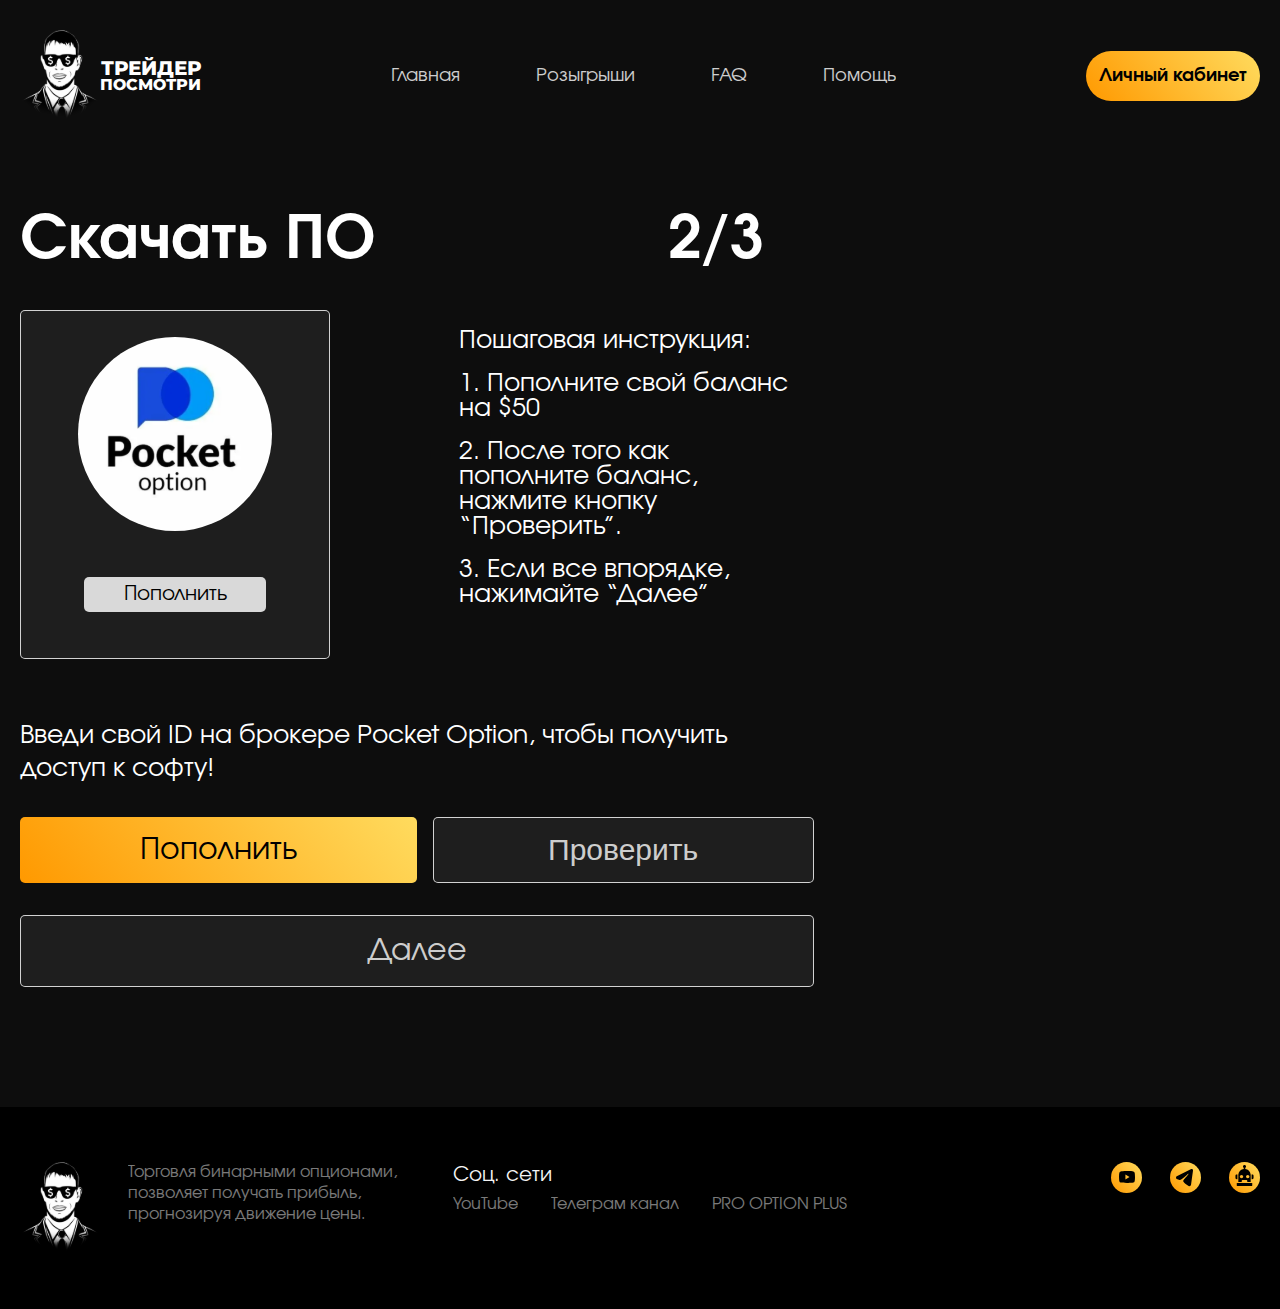
<file: pages/step_two.html>
<!DOCTYPE html>
<html lang="ru">
<head>
    <meta charset="UTF-8">
    <meta name="viewport" content="width=device-width, initial-scale=1.0">
    <title>Трейдер посмотри</title>
    <link rel="stylesheet" href="step_two.css">
    <script src="../script.js" defer></script>
    <script src="../copy.js"></script>
</head>
<body>
    <header>
        <div class="sales">
            <div class="rectangle3"></div>
            <div class="rectangle2"></div>
            <div class="rectangle"></div>
        </div>
        <div class="sales_back">
            <div class="rectangle_back1"></div>
            <div class="rectangle_back2"></div>
            <div class="rectangle_back3"></div>
            <div class="rectangle_back4"></div>
            <div class="rectangle_back5"></div>
            <div class="rectangle_back6"></div>
        </div>
        <div class="wrapper">
            <nav>
                <a class="logo_txt" href="../index.html">
                    <img src="../img/logo.svg" alt="">
                    <p>ТРЕЙДЕР  <br><span>ПОСМОТРИ</span></p>
                </a>
                <ul class="ul_nav" id="ul_nav">
                    <div class="close-icon" onclick="toggleMenu()">×</div>
                    <li class="li_nav"><a href="../index.html"><p>Главная</p></a></li>
                    <li class="li_nav"><a href="ivents.html"><p>Розыгрыши</p></a></li>
                    <li class="li_nav"><a href="../index.html"><p>FAQ</p></a></li>
                    <li class="li_nav"><a href="#"><p>Помощь</p></a></li>
                    <li class="li_nav dropdown-mobile">
                        <a href="profile.html"><p>Мой профиль</p></a>
                    </li>
                    <li class="li_nav dropdown-mobile">
                        <a href="step_one.html"><p>Скачать ПО</p></a>
                    </li>
                    <li class="li_nav dropdown-mobile">
                        <a href="keys.html"><p>Ключи</p></a>
                    </li>
                </ul>
                <div class="menu-icon" onclick="toggleMenu()">
                    <div class="bar"></div>
                    <div class="bar"></div>
                    <div class="bar"></div>
                </div>
                <div class="dropdown dropdown-desktop">
                    <button id="profile-button" onclick="myFunction()" class="dropbtn">Личный кабинет</button>
                    <div id="myDropdown" class="dropdown-content">
                        <a href="profile.html">Мой профиль</a>
                        <div class="line"></div>
                        <a href="step_one.html">Скачать ПО</a>
                        <div class="line"></div>
                        <a href="keys.html">Ключи</a>
                    </div>
                </div>
            </nav>
        </div>
        <div class="overlay" id="overlay" onclick="toggleMenu()"></div>
    </header>
    <main>
        <div class="wrapper">
            <div class="hello animate-hello">
                <h1>Скачать ПО</h1>
                <h2>2/3</h2>
            </div>
            <div class="download animate-download">
                <div class="pocket">
                    <img src="../img/pocket.svg" alt="">
                    <button class="connect">Пополнить</button>
                </div>
                <div class="step">
                    <p class="inst">Пошаговая инструкция: </p>
                    <p class="link">1. Пополните свой баланс на $50 </p>
                        <p>2. После того как пополните баланс, нажмите кнопку “Проверить”.</p>
                       <p> 3. Если все впорядке, нажимайте “Далее”</p>
                </div>
            </div>
            <div class="enter_id animate-enter_id">
                <p>Введи свой ID на брокере Pocket Option, чтобы получить доступ к софту!</p>
                <div class="buttons">
                    <button class="replenish">Пополнить</button>
                    <button class="check">Проверить</button>
                    <a href="step_three.html" class="next" >Далее</a>
                </div>
            </div>
        </div>
    </main>
    <footer>
        <div class="back_footer">
            <div class="wrapper">
                <div class="container_footer">
                    <div class="container_footer_text_logo">
                        <div class="logo">
                            <img src="../img/logo.svg" alt="">
                            <p>Торговля бинарными опционами, позволяет получать прибыль, прогнозируя движение цены.</p>
                        </div>
                        <div class="mess">
                            <p>Соц. сети</p>
                            <div class="mess2">
                                <a href="#">YouTube</a>
                                <a href="#">Телеграм канал</a>
                                <a href="#">PRO OPTION PLUS </a>
                            </div>
                        </div>
                    </div>
                    <div class="icons">
                        <div class="icon">
                            <a href="#"><img src="../img/youtube.svg" alt=""></a>
                        </div>
                        <div class="icon2">
                            <a href="#"><img src="../img/tg.svg" alt=""></a>
                        </div>
                        <div class="icon">
                            <a href="#"><img src="/img/robot.svg" alt=""></a>
                        </div>
                    </div>
                </div>
            </div>
        </div>
    </footer>
</body>
</html>
</file>
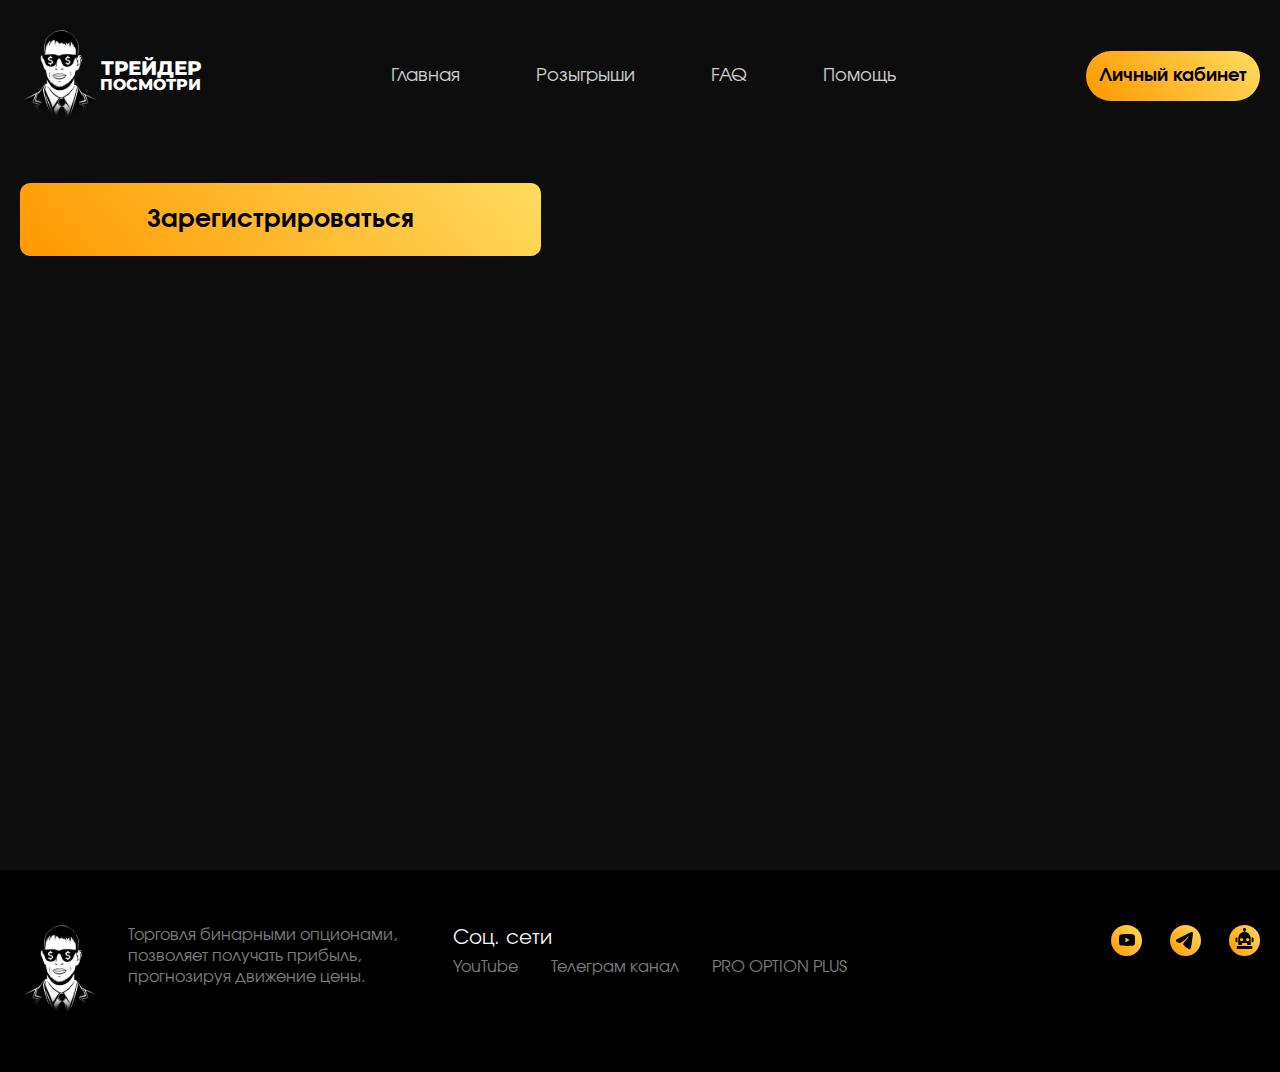
<file: pages/successful.html>
<!DOCTYPE html>
<html lang="ru">
<head>
    <meta charset="UTF-8">
    <meta name="viewport" content="width=device-width, initial-scale=1.0">
    <title>Трейдер посмотри</title>
    <link rel="stylesheet" href="successful.css">
    <script src="../script.js" defer></script>
</head>
<body>
    <header>
        <div class="sales">
            <div class="rectangle3"></div>
            <div class="rectangle2"></div>
            <div class="rectangle"></div>
        </div>
        <div class="sales_back">
            <div class="rectangle_back1"></div>
            <div class="rectangle_back2"></div>
            <div class="rectangle_back3"></div>
            <div class="rectangle_back4"></div>
            <div class="rectangle_back5"></div>
            <div class="rectangle_back6"></div>
        </div>
        <div class="wrapper">
            <nav>
                <a class="logo_txt" href="../index.html">
                    <img src="../img/logo.svg" alt="">
                    <p>ТРЕЙДЕР  <br><span>ПОСМОТРИ</span></p>
                </a>
                <ul class="ul_nav" id="ul_nav">
                    <div class="close-icon" onclick="toggleMenu()">×</div>
                    <li class="li_nav"><a href="../index.html"><p>Главная</p></a></li>
                    <li class="li_nav"><a href="ivents.html"><p>Розыгрыши</p></a></li>
                    <li class="li_nav"><a href="../index.html"><p>FAQ</p></a></li>
                    <li class="li_nav"><a href="#"><p>Помощь</p></a></li>
                    <li class="li_nav dropdown-mobile">
                        <a href="profile.html"><p>Мой профиль</p></a>
                    </li>
                    <li class="li_nav dropdown-mobile">
                        <a href="step_one.html"><p>Скачать ПО</p></a>
                    </li>
                    <li class="li_nav dropdown-mobile">
                        <a href="keys.html"><p>Ключи</p></a>
                    </li>
                </ul>
                <div class="menu-icon" onclick="toggleMenu()">
                    <div class="bar"></div>
                    <div class="bar"></div>
                    <div class="bar"></div>
                </div>
                <div class="dropdown dropdown-desktop">
                    <button id="profile-button" onclick="myFunction()" class="dropbtn">Личный кабинет</button>
                    <div id="myDropdown" class="dropdown-content">
                        <a href="#">Мой профиль</a>
                        <div class="line"></div>
                        <a href="#">Скачать ПО</a>
                        <div class="line"></div>
                        <a href="keys.html">Ключи</a>
                    </div>
                </div>
            </nav>
        </div>
        <div class="overlay" id="overlay" onclick="toggleMenu()"></div>
    </header>
    <main>
        <div class="wrapper">
           
            <button class="reg">Зарегистрироваться</button>
            <div class="overlay" id="overlay"></div>
            <div class="popup" id="popup">
                <span class="close" id="closePopup"></span>
                <h2>Регистрация</h2>
                <form>
                    <img src="/img/done.svg" alt="">
                    <p>Ваш ID успешно подтвержден!</p>
                    <button type="submit" class="reg_suc">Далее</button>
                </form>
            </div>
        </div>
        </div>
    </main>
    <footer>
        <div class="back_footer">
            <div class="wrapper">
                <div class="container_footer">
                    <div class="container_footer_text_logo">
                        <div class="logo">
                            <img src="/img/logo.svg" alt="">
                            <p>Торговля бинарными опционами, позволяет получать прибыль, прогнозируя движение цены.</p>
                        </div>
                        <div class="mess">
                            <p>Соц. сети</p>
                            <div class="mess2">
                                <a href="#">YouTube</a>
                                <a href="#">Телеграм канал</a>
                                <a href="#">PRO OPTION PLUS </a>
                            </div>
                        </div>
                    </div>
                    <div class="icons">
                        <div class="icon">
                            <a href="#"><img src="/img/youtube.svg" alt=""></a>
                        </div>
                        <div class="icon2">
                            <a href="#"><img src="/img/tg.svg" alt=""></a>
                        </div>
                        <div class="icon">
                            <a href="#"><img src="/img/robot.svg" alt=""></a>
                        </div>
                    </div>
                </div>
            </div>
        </div>
    </footer>
</body>
</html>
</file>
<file: style.css>
@font-face {
    font-family: Montserrat-ExtraBold;
    src: url("fonts/Montserrat/Montserrat-ExtraBold.ttf");
}
@font-face {
    font-family: Evolventa-Regular;
    src: url("fonts/ttf/Evolventa-Regular.ttf");
}
@font-face {
    font-family: Evolventa-Bold;
    src: url("fonts/ttf/Evolventa-Bold.ttf");
}
* {
    margin: 0;
    padding: 0;
    box-sizing: border-box;
}
body {
    background-color: #0D0D0D;
}
header {
    margin-top: 30px;
}
.sales {
    position: absolute;
    display: flex;
    gap: 5px;
    top: 221px;
}
/* Графики на задний фон */
.rectangle {
    width: 30.22px;
    height: 134.53px;
    border-radius: 2.07px;
    background-color: #1B1B1B;
}
.rectangle2 {
    margin-top: 30px;
    width: 30.22px;
    height: 134.53px;
    border-radius: 2.07px;
    background-color: #1B1B1B;
}
.rectangle3 {
    margin-top: 129px;
    width: 30.22px;
    height: 67.78px;
    border-radius: 2.07px;
    background-color: #1B1B1B;
}

.wrapper {
    width: 1440px;
    margin: 0 auto;
}
/* Навигация */
nav {
    display: flex;
    align-items: center;
    justify-content: space-between;
    gap: 80px;
}
.logo_txt {
    display: flex;
    align-items: center;
    text-decoration: none;
}
.logo_txt p {
    line-height: 15px;
    font-family: Montserrat-ExtraBold;
    width: max-content;
    text-align: center;
    color: #fff;
    font-size: 19.81px;
}
.logo_txt span {
    font-size: 15.85px;
}
.ul_nav {
    display: flex;
    flex-direction: row;
    gap: 20px;
}
.li_nav1 {
    list-style: none;
    padding: 4px 27px;
    border: 1px solid transparent; 
    border-radius: 5px;
    border: 1px solid #fff;

}
.li_nav {
    list-style: none;
    padding: 4px 27px;
    border: 1px solid transparent; 
    border-radius: 5px;
}
.li_nav:hover {
    border: 1px solid #fff;
    transition:  0.7s ease;
}
.li_nav1 a {
    text-decoration: none;
    color: #fff;
    font-family: Evolventa-Regular;
    font-size: 18px;
    opacity: 80%;
}

.li_nav a {
    text-decoration: none;
    color: #fff;
    font-family: Evolventa-Regular;
    font-size: 18px;
    opacity: 80%;
}
.li_nav a:hover {
    opacity: 100%;
}

/* Кнопка личный кабинет */
.dropbtn {
    font-family: Evolventa-Bold;
    background: linear-gradient(230deg, rgba(255,219,94,1) 0%, rgba(255,153,0,1) 100%);
    text-decoration: none;
    color: #000;
    padding: 13px;
    border-radius: 44px;
    cursor: pointer;
    border: none;
    font-size: 18px;
}
.dropbtn:hover {
    box-shadow: 0px 0px 15px 0px rgba(255,219,94,1);
}
.dropbtn.active {
    background-color: #D1D1D1;
    border-radius: 24px 24px 0px 0px;
}

.dropdown {
    position: relative;
    display: inline-block;
}

.dropdown-content {
    display: none;
    position: absolute;
    background-color: #D1D1D1;
    min-width: 100%;
    box-shadow: 0px 8px 16px 0px rgba(0,0,0,1);
    z-index: 1;
    border-radius: 0px 0px 24px 24px;
}

.dropdown-content a {
    color: black;
    padding: 11px 16px;
    text-decoration: none;
    display: block;
    font-family: Evolventa-Bold;
    opacity: 50%;
}

.dropdown-content a:hover {
    background-color: #D1D1D1;
    opacity: 100%;
    border-radius: 0px 0px 24px 24px;
}
.line {
    width: 70%;
    background-color: black;
    opacity: 50%;
    height: 1px;
    margin: 0 auto;
}
.show {
    display: flex;
    flex-direction: column;
    justify-content: center;
    text-align: center;
}

/* Бургер меню */
.menu-icon {
    display: none;
    cursor: pointer;
    padding: 10px;
}
.bar {
    width: 25px;
    height: 3px;
    background-color: #fff;
    margin: 5px 0;
}

/* Крестик для закрытия меню */
.close-icon {
    display: none;
    position: absolute;
    top: 20px;
    left: 20px;
    font-size: 30px;
    color: #fff;
    cursor: pointer;
}

/* Оверлей для затемнения и блюра */
.overlay {
    display: none;
    position: fixed;
    top: 0;
    left: 0;
    width: 100%;
    height: 100%;
    background: rgba(0, 0, 0, 0.5);
    backdrop-filter: blur(5px);
    z-index: 1000;
}
/* Кнопка личный кабинет */
.dropbtn {
    font-family: Evolventa-Bold;
    background: linear-gradient(230deg, rgba(255,219,94,1) 0%, rgba(255,153,0,1) 100%);
    text-decoration: none;
    color: #000;
    padding: 13px;
    border-radius: 44px;
    cursor: pointer;
    border: none;
    font-size: 18px;
}
.dropbtn:hover {
    box-shadow: 0px 0px 15px 0px rgba(255,219,94,1);
}
.dropbtn.active {
    background: #D1D1D1;
    border-radius: 24px 24px 0px 0px;
}

.dropdown {
    position: relative;
    display: inline-block;
}

.dropdown-content {
    display: none;
    position: absolute;
    background-color: #D1D1D1;
    min-width: 100%;
    box-shadow: 0px 8px 16px 0px rgba(0,0,0,1);
    z-index: 1;
    border-radius: 0px 0px 24px 24px;
}

.dropdown-content a {
    color: black;
    padding: 11px 16px;
    text-decoration: none;
    display: block;
    font-family: Evolventa-Bold;
    opacity: 50%;
}

.dropdown-content a:hover {
    background-color: #D1D1D1;
    opacity: 100%;
    border-radius: 0px 0px 24px 24px;
}
.line {
    width: 70%;
    background-color: black;
    opacity: 50%;
    height: 1px;
    margin: 0 auto;
}
.show {
    display: flex;
    flex-direction: column;
    justify-content: center;
    text-align: center;
}


/* main */
.salary {
    display: flex;
    margin-top: 5px;
    position: relative;
}

.text_salary h1{
    margin-top: 80px;
    color: #FFFFFF;
    font-size: 60px;
    font-family: Evolventa-Bold;
    width: 50%;
}
.accsses{
    margin-top: 25px;
    color: #FFFFFF;
    font-size: 18px;
    font-family: Evolventa-Regular;
    width: 50%;
}
.line2 {
    margin-top: 35px;
    width: 52%;
    height: 0.3%;
    background-color: #fff;
    box-shadow: 0px 0px 15px 0px rgba(255, 255, 255, 0.25);
}
/* график */
.sales2 {
    display: flex;
    gap: 9px;
}
.rec2{
    margin-top: 257px;
    width: 61.63px;
    height: 332.64px;
    border-radius: 5px;
    background: #53FF79CC;
    opacity: 100%;
    box-shadow: 0px 0px 20px 1px #45CF64;
}
.rec2:hover {
    border: 1px solid #53FF79;
}
.rec3{
    margin-top: 189px;
    width: 61.63px;
    height: 158.72px;
    border-radius: 5px;
    border: 1px solid #53FF79;
    background: #142518;
}
.rec3:hover{
    width: 61.63px;
    height: 158.72px;
    border-radius: 5px;
    background: #53FF79CC;
    opacity: 80%;
    box-shadow: 0px 0px 20px 1px #45CF64;
}
.rec4{
    margin-top: 255px;
    width: 61.63px;
    height: 69.23px;
    border-radius: 5px;
    border: 1px solid #FF4848;
    background: #251313;
}
.rec4:hover{
    width: 61.63px;
    height: 69.23px;
    border-radius: 5px;
    border: 1px solid #FF4848;
    background: #FF4848CC;
    opacity: 80%;
    box-shadow: 0px 0px 20px 1px #f13737;
}
.rec5{
    margin-top: 280px;
    width: 61.63px;
    height: 144.37px;
    border-radius: 5px;
    background: #FF4848CC;
    opacity: 80%;
    box-shadow: 0px 0px 20px 1px #f13737;
}
.rec5:hover{
    border: 1px solid #FF4848;

}
.rec6{
    width: 61.63px;
    height: 274.39px;
    border-radius: 5px;
    border: 1px solid #53FF79;
    background: #142518;
}
.rec6:hover{
    width: 61.63px;
    height: 274.39px;
    border-radius: 5px;
    border: 1px solid #53FF79;
    background: #53FF79CC;
    opacity: 80%;
    box-shadow: 0px 0px 20px 1px #45CF64;
}
.rec7{
    margin-top: 76px;
    width: 61.63px;
    height: 274.39px;
    border-radius: 5px;
    border: 1px solid #53FF79;
    background: #142518;
}
.rec7:hover{
    width: 61.63px;
    height: 274.39px;
    border-radius: 5px;
    border: 1px solid #53FF79;
    background: #53FF79CC;
    opacity: 80%;
    box-shadow: 0px 0px 20px 1px #45CF64;
}
.graph2 {
    display: none;
}
/* Кнопка регистрации */
.reg {
    display: block;
    width: 65%;
    height: 14%;
    margin-top: 61px;
    font-family: Evolventa-Bold;
    background: linear-gradient(230deg, rgba(255, 219, 94, 1) 0%, rgba(255, 153, 0, 1) 100%);
    text-decoration: none;
    color: #000;
    border-radius: 10px;
    cursor: pointer;
    border: none;
    font-size: 25px;
}
.reg:hover {
    box-shadow: 0px 0px 15px 0px rgba(255,219,94,1);
}

/* кнопка регистрации(поп ап) */
.popup {
    display: none;
    position: fixed;
    top: 50%;
    left: 50%;
    transform: translate(-50%, -50%);
    box-shadow: 0 0 10px rgba(0, 0, 0, 0.1);
    z-index: 1000;
    width: 20%;
    border-radius: 20px;
}
.popup h2 { 
    font-family: Evolventa-Bold;
    text-align: center;
    padding: 20px;
    background: linear-gradient(230deg, rgba(255, 219, 94, 1) 0%, rgba(255, 153, 0, 1) 100%);
    border-radius: 20px 20px 0px 0px;
}
.popup .close {
    position: absolute;
    right: 10px;
    cursor: pointer;
    font-size: 42px;
}
.overlay {
    display: none;
    position: fixed;
    top: 0;
    left: 0;
    width: 100%;
    height: 100%;
    background: rgba(0, 0, 0, 0.5);
    backdrop-filter: blur(5px); /* Добавляем блюр эффект */

    z-index: 999;
}

form {
    padding: 20px;
    font-family: Evolventa-Regular;
    background-color: #1C1C1C;
    border-radius: 0px 0px 18px 18px;
}
.PO {
    font-size: 14px;
    color: #FFFFFF;
    text-align: center;
    opacity: 40%;
    margin-bottom: 30px;
}
.margin_input {
    margin-top: 20px;
    display: flex;
    justify-content: center;
}
input[type="text"],
input[type="email"] {
    width: 100%;
    padding: 14px;
    background-color: #323232;
    border-radius: 6px;
    border: 1px solid rgba(246, 246, 246, 0.4);
    color: #FFFFFF;
}
input[type="checkbox"] {
    margin-right: 30px;
    width: 85px;
    height: 26px;
}
label {
    display: flex;
    align-items: center;
}
.suggest {
    color: #FFFFFF;
    opacity: 40%;
    font-size: 9px;
}
label a {
    color: #005AFF;
    text-decoration: underline;
    opacity: 40%;
}
.reg2 {
    background-color: #232323;
    padding: 10px;
    border: none;
    margin-top: 24px;
    width: 100%;
    font-family: Evolventa-Regular;
    color: #fff;
    opacity: 40%;
    cursor: pointer;
    font-size: 17px;
    transition: background 0.3s, opacity 0.3s, box-shadow 0.3s;
}
.reg2.active {
    background: linear-gradient(230deg, rgba(255, 219, 94, 1) 0%, rgba(255, 153, 0, 1) 100%);
    opacity: 100%;
    color: #000;
    font-family: Evolventa-Bold;
}
.reg2.active:hover {
    box-shadow: 0px 0px 15px 0px rgba(255,219,94,1);
}

/* арбитраж котировок */
.sales_back {
    position: absolute;
    display: flex;
    gap: 4px;
    right: 0;
}
.rectangle_back1 {
    margin-top: 288px;
    width: 27px;
    height: 56px;
    border-radius: 2px;
    background-color: #1B1B1B;
}
.rectangle_back2 {
    margin-top: 225px;
    width: 27px;
    height: 97px;
    border-radius: 2px;
    background-color: #1B1B1B;
}
.rectangle_back3 {
    margin-top: 194px;
    width: 27px;
    height: 62px;
    border-radius: 2px;
    background-color: #1B1B1B;
}
.rectangle_back4 {
    margin-top: 242px;
    width: 27px;
    height: 30px;
    border-radius: 2px;
    background-color: #1B1B1B;
}
.rectangle_back5 {
    margin-top: 260px;
    width: 27px;
    height: 33px;
    border-radius: 2px;
    background-color: #1B1B1B;
}
.rectangle_back6 {
    margin-top: 87px;
    width: 27px;
    height: 186px;
    border-radius: 2px;
    background-color: #1B1B1B;
}

/* backgruond график */
.sales_back {
    position: absolute;
    display: flex;
    gap: 4px;
    right: 0;
}
.rectangle_back1 {
    margin-top: 288px;
    width: 27px;
    height: 56px;
    border-radius: 2px;
    background-color: #1B1B1B;
}
.rectangle_back2 {
    margin-top: 225px;
    width: 27px;
    height: 97px;
    border-radius: 2px;
    background-color: #1B1B1B;
}
.rectangle_back3 {
    margin-top: 194px;
    width: 27px;
    height: 62px;
    border-radius: 2px;
    background-color: #1B1B1B;
}
.rectangle_back4 {
    margin-top: 242px;
    width: 27px;
    height: 30px;
    border-radius: 2px;
    background-color: #1B1B1B;
}
.rectangle_back5 {
    margin-top: 260px;
    width: 27px;
    height: 33px;
    border-radius: 2px;
    background-color: #1B1B1B;
}
.rectangle_back6 {
    margin-top: 87px;
    width: 27px;
    height: 186px;
    border-radius: 2px;
    background-color: #1B1B1B;
}
/* backgruond график(end) */
.image2 {
    filter: drop-shadow(-22px -11px 49px rgba(255, 153, 1, 0.5));
    transition: transform 0.3s ease-in-out; 

}
.image2:hover {
    transform: translateY(-12px); 
}
.manual {
    position: relative;
    display: flex;
    margin-top: 30px;
    gap: 78px;
}
.manual h1 {
    width: 51%;
    font-family: Evolventa-Bold;
    font-size: 50px;
    color: #fff;
    padding-left: 15px;
}
.manual h1 span {
    background: linear-gradient(230deg, rgba(255, 219, 94, 1) 0%, rgba(255, 153, 0, 1) 100%);
    -webkit-background-clip: text;
    background-clip: text;
    color: transparent;
    width: 40%;
}

.how_it_works {
    width: 55%;
}
.treid{
    font-size: 20px;
    color: #FFFFFF;
    opacity: 60%;
    font-family: Evolventa-Regular;
    width: 93%;
    padding: 15px;
}
.line3 {
    margin-top: 12px;
    width: 90%;
    height: 0.3%;
    background-color: #FFFFFF;
    opacity: 60%;
}
.numbers {
    margin-top: 27px;
    display: flex;
    flex-wrap: wrap;
}
.number {
    width: 50%;
}
.number h1 {
    background: linear-gradient(230deg, rgba(255, 219, 94, 1) 0%, rgba(255, 153, 0, 1) 100%);
    -webkit-background-clip: text;
    background-clip: text;
    color: transparent;
    width: 100%;
}
.number p {
    font-family: Evolventa-Regular;
    font-size: 20px;
    color: #FFFFFF;
    opacity: 60%;
    width: 93%;
    padding: 10px 0px 15px 15px;
}
/* рядом с телефоном */
.sales_back_phone {
    top: 1000px;
    position: absolute;
    display: flex;
    gap: 4px;
    left: 305px;
}
.rectangle_back_phone1 {
    margin-top: 216px;
    width: 27px;
    height: 56px;
    border-radius: 2px;
    background-color: #1B1B1B;
}
.rectangle_back_phone2{
    margin-top: 230px;
    width: 27px;
    height: 97px;
    border-radius: 2px;
    background-color: #1B1B1B;
}
.rectangle_back_phone3 {
    
    margin-top: 194px;
    width: 27px;
    height: 62px;
    border-radius: 2px;
    background-color: #1B1B1B;
}
.rectangle_back_phone4 {
    margin-top: 188px;
    width: 27px;
    height: 30px;
    border-radius: 2px;
    background-color: #1B1B1B;
}
.rectangle_back_phone5 {
    margin-top: 170px;
    width: 27px;
    height: 33px;
    border-radius: 2px;
    background-color: #1B1B1B;
}
.rectangle_back_phone6 {
    width: 27px;
    height: 186px;
    border-radius: 2px;
    background-color: #1B1B1B;
}
/* преймущества */
.advantages {
     margin: 77px auto;
}
.advantages h1 {
    font-family: Evolventa-Bold;
    font-size: 60px;
    color: #fff;
}
.container_advantages {
    display: flex;
    gap: 37px;
    margin-top: 70px;
    flex-wrap: wrap;
}
.advantage {
    background-color: #0A0A0A;
    border-radius: 15px;
    padding: 45px 33px 17px 34px;
    border: 1px solid #FFD757;
    text-align: right;
    transition: transform 0.3s ease-in-out; 
    width: 23%;
}
.advantage:hover {
    transform: translateY(-12px); 
}
.min_wrap {
    display: flex;
    gap: 45px;
    align-items: center;
}
.min_wrap h2 {
    font-size: 19px;
    color: #FFFFFF;
    font-family: Evolventa-Bold;
}
.advantage p {
    margin-top: 23px;
    font-size: 14px;
    color: #FFFFFF;
    font-family: Evolventa-Regular;
}
.advantage p span {
    font-family: Evolventa-Bold;
}
/* график фон */
.sales_back_slider3 {
    display: flex;
    position: absolute;
    gap: 5px;
    bottom: 4px;
    left: 1368px;
    top: 2126px;
}
.sales_back7 {
    margin-top: 106px;
    width: 27px;
    height: 42px;
    border-radius: 2px;
    background-color: #1B1B1B;
}
.sales_back8 {
    margin-top: 84px;
    width: 27px;
    height: 109px;
    border-radius: 2px;
    background-color: #1B1B1B;
}
.sales_back9 {
    margin-top: 97px;
    width: 27px;
    height: 33px;
    border-radius: 2px;
    background-color: #1B1B1B;
}
.sales_back10 {
    margin-top: 104px;
    width: 27px;
    height: 33px;
    border-radius: 2px;
    background-color: #1B1B1B;
}
.sales_back11 {
    margin-top: 121px;
    width: 27px;
    height: 69px;
    border-radius: 2px;
    background-color: #1B1B1B;
}
.sales_back12 {
    margin-top: 131px;
    width: 27px;
    height: 88px;
    border-radius: 2px;
    background-color: #1B1B1B;
}
.sales_back_slider2 {
    display: flex;
    position: absolute;
    gap: 5px;
    top: 4px;
    right: 0;
}
.sales_back1 {
    margin-top: 106px;
    width: 27px;
    height: 42px;
    border-radius: 2px;
    background-color: #1B1B1B;
}
.sales_back2 {
    margin-top: 116px;
    width: 27px;
    height: 109px;
    border-radius: 2px;
    background-color: #1B1B1B;
}
.sales_back3 {
    margin-top: 127px;
    width: 27px;
    height: 80px;
    border-radius: 2px;
    background-color: #1B1B1B;
}
.sales_back4 {
    margin-top: 185px;
    width: 27px;
    height: 39px;
    border-radius: 2px;
    background-color: #1B1B1B;
}
.sales_back5 {
    margin-top: 145px;
    width: 27px;
    height: 69px;
    border-radius: 2px;
    background-color: #1B1B1B;
}
.sales_back6 {
    margin-top: 99px;
    width: 27px;
    height: 88px;
    border-radius: 2px;
    background-color: #1B1B1B;
}
.otzivi {
    position: relative;
    z-index: 20;
}
.otzivi h1 {
    font-family: Evolventa-Bold;
    font-size: 60px;
    color: #fff;
}
/* Ширина контейнера слайдера */
.container-slider2 {
    width: 100%;
    margin: 42px auto;
}

/* Стили для слайдов */
.slider-wrapper .image-list {
    display: flex;
    gap: 30px;
    overflow-x: hidden;
    overflow-y: hidden; /* Добавлено для скрытия вертикального скролла */
    width: 100%; /* Убедитесь, что контейнер занимает всю доступную ширину */
    padding: 10px;
}

.slider-wrapper .image-list::-webkit-scrollbar {
    display: none; /* Скрыть скроллбар для других браузеров */
}

.slide {
    flex: 0 0 33.33%;
    border-radius: 10px;
    padding: 20px 40px 50px 30px;
    border: 1px solid white;
    z-index: 1;
}
.slide img {
    width: 100px;
    height: 100px;
    border-radius: 50%;
    background-size: cover;
}

/* Стили для изображений внутри слайдов */
.name {
    display: flex;
    align-items: center;
    gap: 15px;
}

.user {
    font-family: Evolventa-Bold;
    font-size: 25px;
    color: #fff;
}

.txt {
    margin-top: 10px;
    font-family: Evolventa-Regular;
    font-size: 20px;
    color: #fff;
}
.buttons {
    display: flex;
    justify-content: center;    
    gap: 20px;
}
.button {
    display: flex;
    align-items: center;
    border-radius: 50%;
    width: 60px;
    height: 60px;
    border: none;
    justify-content: center;
    opacity: 50%;
    background-color: #fff;
}
.button:hover {
    background: linear-gradient(230deg, rgba(255, 219, 94, 1) 0%, rgba(255, 153, 0, 1) 100%);
    opacity: 100%;
}
.button img {
    width: 12px;
    height: 24px;
}
 /* FAQ */
.faq {
    position: relative;
}
section {
    font-family: Evolventa-Regular;
}

.title_accordion {
    margin-top: 85px;
    display: flex;
    align-items: center;
    gap: 33px;
}

.title_accordion h1 {
    font-family: Evolventa-Bold;
    font-size: 60px;
    color: #fff;
}

section .title {
    text-align: center;
    font-size: 5rem;
    color: white;
    margin: 8rem 0rem 3rem;
}

.accordion {
    margin: 3rem auto;
    width: 100%;
    list-style: none;
}

.accordion_li {
    width: 100%;
    margin-bottom: 1rem;
    background: #0F0F0F;
    padding: 1rem;
    border-radius: 0.5rem;
    color: #fff;
    border: 1px solid #fff;
}

.accordion_li label {
    display: flex;
    justify-content: space-between;
    align-items: center;
    padding: 1rem 0rem 1rem 8rem;
    font-size: 30px;
    color: #fff;
    cursor: pointer;
}

.accordion .content {
    padding: 0rem 0rem 0rem 8rem;
    font-size: 20px;
    line-height: 1.5;
    max-height: 0;
    overflow: hidden;
    transition: max-height 0.3s ease;
}

.img1 {
    transition: transform 0.3s ease;
}

.accordion_li.active .img1 {
    transform: rotate(45deg);
}

/* ПОдвал */
.back_footer {
    background-color: #000000;
}
.container_footer {
    margin-top: 120px;
    padding-top: 55px;
    display: flex;
    justify-content: space-between;
}
.container_logo_text {
    display: flex;
    gap: 55px;
}
.logo {
    display: flex;
    gap: 28px;
}
.logo p {
    color: #F4F4F4;
    font-family: Evolventa-Regular;
    opacity: 50%;
    width: 270px;
}
.mess p {
    color: #F4F4F4;
    font-family: Evolventa-Regular;
    font-size: 20px;
}
.mess a {
    color: #F4F4F4;
    font-family: Evolventa-Regular;
    font-style: 16px;
    opacity: 50%;
    text-decoration: none;
}
.mess2 {
    margin-top: 5px;
    display: flex;
    gap: 33px;
}
.icons {
    display: flex;
    gap: 28px;
}
.icon {
    display: flex;
    border-radius: 50%;
    background: linear-gradient(230deg, rgba(255, 219, 94, 1) 0%, rgba(255, 153, 0, 1) 100%);
    width: 31px;
    height: 31px;
    align-items: center;
    text-align: center;
    justify-content: center;
}
.icon2 {
    padding-top: 5px;
    padding-right: 3px;
    display: flex;
    border-radius: 50%;
    background: linear-gradient(230deg, rgba(255, 219, 94, 1) 0%, rgba(255, 153, 0, 1) 100%);
    width: 31px;
    height: 31px;
    align-items: center;
    text-align: center;
    justify-content: center;
}
.container_footer_text_logo {
    display: flex;
    gap: 55px;
}


@media (max-width: 1440px) {
    .wrapper {
        width: 100%;
        padding: 0 20px;
    }
    .sales, .sales_back, .sales_back_phone, .sales_back_phone2 {
        display: none;
    }
    .manual {
        flex-direction: column;
        gap: 30px;
        margin-top: 200px;
        text-align: center;
    }
    .manual h1, .how_it_works {
        width: 100%;
    }
    .container_advantages {
        flex-direction: column;
    }
    .advantage {
        text-align: left;
        width: 100%;
    }
    .slider {
        width: 100%;
    }
    .accordion_li label {
        padding: 1rem;
    }
    .accordion .content {
        padding: 0rem 1rem;
    }
    .sales_back_slider2  {
        display: none;
    }
    .sales_back_slider3  {
        display: none;
    }
}

@media (max-width: 1200px) {
    .salary {
        justify-content: center;
    }
    .sales {
        top: 180px;
    }
    .sales2 {
        gap: 5px;
    }
    .rec2, .rec3, .rec4, .rec5, .rec6, .rec7 {
        width: 45px;
        height: auto;
    }
    .text_salary h1 {
        font-size: 50px;
    }
    .accsses {
        font-size: 16px;
    }
    .reg {
        font-size: 20px;
    }
    .manual h1 {
        font-size: 40px;
    }
    .treid {
        font-size: 18px;
    }
    .number h1 {
        font-size: 40px;
    }
    .number p {
        font-size: 18px;
    }
    .advantages h1 {
        font-size: 50px;
    }
    .advantage h2 {
        font-size: 20px;
    }
    .advantage p {
        font-size: 12px;
    }
    .otzivi h1 {
        font-size: 50px;
    }
    .title_accordion h1 {
        font-size: 50px;
    }
    .accordion_li label {
        font-size: 24px;
    }
    .accordion .content {
        font-size: 16px;
    }
}

@media (max-width: 1024px) {
    .sales_back_slider2, .sales_back_slider3, .graph {
        display: none;
    }
    .ul_nav {
        flex-direction: column;
        position: fixed;
        top: 0;
        right: -100%;
        background-color: #0D0D0D;
        width: 100%;
        height: max-content;
        z-index: 1001;
        transition: right 0.3s ease-in-out;
        align-items: flex-end;
        padding: 20px;
        border: none;
        border-radius: 0px 0px 20px 20px;
    }
    .menu-icon {
        display: block;
    }
    .li_nav {
        width: 100%;
        text-align: right;
    }
    .dropdown-desktop {
        display: none;
    }
    .dropdown-mobile {
        display: block;
    }
    nav {
        align-items: center;
        gap: 20px;
    }
    .li_accordion {
        flex-direction: column;
        gap: 20px;
    }
    .text_salary h1 {
        font-size: 30px;
    }
    .accsses {
        font-size: 16px;
        text-align: center;
        margin: 25px auto;
    }
    .reg {
        margin: 50px auto;
        font-size: 16px;
    }
    .manual h1 {
        font-size: 25px;
    }
    .treid {
        font-size: 14px;
    }
    .number h1 {
        font-size: 25px;
    }
    .number p {
        font-size: 14px;
    }
    .advantages h1 {
        font-size: 30px;
    }
    .advantage h2 {
        font-size: 16px;
    }
    .advantage p {
        font-size: 10px;
    }
    .otzivi h1 {
        font-size: 30px;
    }
    .title_accordion h1 {
        font-size: 30px;
    }
    .accordion_li label {
        font-size: 18px;
    }
    .accordion .content {
        font-size: 12px;
    }
    .icons {
        margin: 30px auto;
    }
    .container_footer {
        display: block;
    }
    .container_footer_text_logo {
        display: block;
    }
    .mess {
        margin-top: 35px;
        display: flex;
        flex-direction: column;
    }
    .mess2 {
        display: flex;
        align-items: center;
        text-align: center;
    }
    .icons {
        margin: 0;
        display: flex;
        justify-content: center;
        margin-top: 20px;  
    }
    .image2 {
        width: 50%;
        height: 50%;
    }
    .phone {
        display: flex;
        justify-content: center;
    }
    .line2 {
        width: 100%;
    }
    .popup {
        width: 100%;
    }
    .text_salary h1 {
        margin-top: 40px;
        width: 100%;
        text-align: center;
    }

}

@media (max-width: 768px) {
    .slide {
        flex: 0 0 100%;
        height: auto;
    }
    .buttons {
        display: none;
    }
    .sales_back_slider2, .sales_back_slider3, .graph {
        display: none;
    }
    .graph2 {
        display: block;
        width: 100%;
    }
    .salary {
        flex-wrap: wrap;
    }
    .ul_nav {
        flex-direction: column;
        position: fixed;
        top: 0;
        right: -100%;
        background-color: #0D0D0D;
        width: 100%;
        height: max-content;
        z-index: 1001;
        transition: right 0.3s ease-in-out;
        align-items: flex-end;
        padding: 20px;
        border: none;
        border-radius: 0px 0px 20px 20px;
    }
    .menu-icon {
        display: block;
    }
    .li_nav {
        width: 100%;
        text-align: right;
    }
    .dropdown-desktop {
        display: none;
    }
    .dropdown-mobile {
        display: block;
    }
    nav {
        align-items: center;
        gap: 20px;
    }
    .li_accordion {
        flex-direction: column;
        gap: 20px;
    }
    .text_salary h1 {
        font-size: 30px;
    }
    .accsses {
        font-size: 16px;
        text-align: center;
        margin: 25px auto;
    }
    .reg {
        margin: 50px auto;
        font-size: 16px;
    }
    .manual h1 {
        font-size: 25px;
    }
    .treid {
        font-size: 14px;
    }
    .number h1 {
        font-size: 25px;
    }
    .number p {
        font-size: 14px;
    }
    .advantages h1 {
        font-size: 30px;
    }
    .advantage h2 {
        font-size: 16px;
    }
    .advantage p {
        font-size: 10px;
    }
    .otzivi h1 {
        font-size: 30px;
    }
    .title_accordion h1 {
        font-size: 30px;
    }
    .accordion_li label {
        font-size: 18px;
    }
    .accordion .content {
        font-size: 12px;
    }
    .icons {
        margin: 30px auto;
    }
    .container_footer {
        display: block;
    }
    .container_footer_text_logo {
        display: block;
    }
    .mess {
        margin-top: 35px;
        display: flex;
        flex-direction: column;
    }
    .mess2 {
        display: flex;
        align-items: center;
        text-align: center;
    }
    .icons {
        margin: 0;
        display: flex;
        justify-content: center;
        margin-top: 20px;  
    }
    .image2 {
        width: 100%;
        height: 100%;
    }
    .phone {
        display: flex;
        justify-content: center;
    }
    .line2 {
        width: 100%;
    }
    .popup {
        width: 100%;
    }
    .text_salary h1 {
        margin-top: 40px;
        width: 100%;
        text-align: center;
    }
    .close-icon {
        display: block;
    }
}

@media (min-width: 769px) {
    .dropdown-mobile {
        display: none;
    }
}
</file>
<file: pages/keys.css>
@font-face {
    font-family: Montserrat-ExtraBold;
    src: url("../fonts/Montserrat/Montserrat-ExtraBold.ttf");
}
@font-face {
    font-family: Evolventa-Regular;
    src: url("../fonts/ttf/Evolventa-Regular.ttf");
}
@font-face {
    font-family: Evolventa-Bold;
    src: url("../fonts/ttf/Evolventa-Bold.ttf");
}
* {
    margin: 0;
    padding: 0;
    box-sizing: border-box;
}

body {
    background-color: #0D0D0D;
}
header {
    margin-top: 30px;
}

.sales {
    position: absolute;
    display: flex;
    gap: 5px;
    top: 221px;
}
/* Графики на задний фон */
.rectangle {
    width: 30.22px;
    height: 134.53px;
    border-radius: 2.07px;
    background-color: #1B1B1B;
}
.rectangle2 {
    margin-top: 30px;
    width: 30.22px;
    height: 134.53px;
    border-radius: 2.07px;
    background-color: #1B1B1B;
}
.rectangle3 {
    margin-top: 129px;
    width: 30.22px;
    height: 67.78px;
    border-radius: 2.07px;
    background-color: #1B1B1B;
}


.sales_back {
    position: absolute;
    display: flex;
    gap: 4px;
    right: 0;
    top: 686px;
}
.rectangle_back1 {
    margin-top: 288px;
    width: 27px;
    height: 56px;
    border-radius: 2px;
    background-color: #1B1B1B;
}
.rectangle_back2 {
    margin-top: 225px;
    width: 27px;
    height: 97px;
    border-radius: 2px;
    background-color: #1B1B1B;
}
.rectangle_back3 {
    margin-top: 194px;
    width: 27px;
    height: 62px;
    border-radius: 2px;
    background-color: #1B1B1B;
}
.rectangle_back4 {
    margin-top: 242px;
    width: 27px;
    height: 30px;
    border-radius: 2px;
    background-color: #1B1B1B;
}
.rectangle_back5 {
    margin-top: 260px;
    width: 27px;
    height: 33px;
    border-radius: 2px;
    background-color: #1B1B1B;
}
.rectangle_back6 {
    margin-top: 87px;
    width: 27px;
    height: 186px;
    border-radius: 2px;
    background-color: #1B1B1B;
}

body {
    min-height: 100vh; /* Страница всегда имеет необходимый размер */
    position: relative; /* Определяет позиционирование элементов внутри */
}
.wrapper {
    width: 1440px;
    margin: 0 auto;
}
/* Плавное появление */
.animate-hello,
.animate-key,
.animate-container_footer,
.animate-icons {
    opacity: 0;
    transform: translateY(20px);
    transition: opacity 0.5s ease-out, transform 0.5s ease-out;
}

/* Класс для видимых элементов */
.visible {
    opacity: 1;
    transform: translateY(0);
}

/* Навигация */
nav {
    display: flex;
    align-items: center;
    justify-content: space-between;
    gap: 80px;
}
.logo_txt {
    display: flex;
    align-items: center;
    text-decoration: none;
}
.logo_txt p {
    line-height: 15px;
    font-family: Montserrat-ExtraBold;
    width: max-content;
    text-align: center;
    color: #fff;
    font-size: 19.81px;
}
.logo_txt span {
    font-size: 15.85px;
}
.ul_nav {
    display: flex;
    flex-direction: row;
    gap: 20px;
}
.li_nav1 {
    list-style: none;
    padding: 4px 27px;
    border: 1px solid transparent; 
    border-radius: 5px;
    border: 1px solid #fff;

}
.li_nav {
    list-style: none;
    padding: 4px 27px;
    border: 1px solid transparent; 
    border-radius: 5px;
}
.li_nav:hover {
    border: 1px solid #fff;
    transition:  0.7s ease;
}
.li_nav1 a {
    text-decoration: none;
    color: #fff;
    font-family: Evolventa-Regular;
    font-size: 18px;
    opacity: 80%;
}

.li_nav a {
    text-decoration: none;
    color: #fff;
    font-family: Evolventa-Regular;
    font-size: 18px;
    opacity: 80%;
}
.li_nav a:hover {
    opacity: 100%;
}

/* Кнопка личный кабинет */
.dropbtn {
    font-family: Evolventa-Bold;
    background: linear-gradient(230deg, rgba(255,219,94,1) 0%, rgba(255,153,0,1) 100%);
    text-decoration: none;
    color: #000;
    padding: 13px;
    border-radius: 44px;
    cursor: pointer;
    border: none;
    font-size: 18px;
}
.dropbtn:hover {
    box-shadow: 0px 0px 15px 0px rgba(255,219,94,1);
}
.dropbtn.active {
    background-color: #D1D1D1;
    border-radius: 24px 24px 0px 0px;
}

.dropdown {
    position: relative;
    display: inline-block;
}

.dropdown-content {
    display: none;
    position: absolute;
    background-color: #D1D1D1;
    min-width: 100%;
    box-shadow: 0px 8px 16px 0px rgba(0,0,0,1);
    z-index: 1;
    border-radius: 0px 0px 24px 24px;
}

.dropdown-content a {
    color: black;
    padding: 11px 16px;
    text-decoration: none;
    display: block;
    font-family: Evolventa-Bold;
    opacity: 50%;
}

.dropdown-content a:hover {
    background-color: #D1D1D1;
    opacity: 100%;
    border-radius: 0px 0px 24px 24px;
}
.line {
    width: 70%;
    background-color: black;
    opacity: 50%;
    height: 1px;
    margin: 0 auto;
}
.show {
    display: flex;
    flex-direction: column;
    justify-content: center;
    text-align: center;
}

/* Бургер меню */
.menu-icon {
    display: none;
    cursor: pointer;
    padding: 10px;
}
.bar {
    width: 25px;
    height: 3px;
    background-color: #fff;
    margin: 5px 0;
}

/* Крестик для закрытия меню */
.close-icon {
    display: none;
    position: absolute;
    top: 20px;
    left: 20px;
    font-size: 30px;
    color: #fff;
    cursor: pointer;
}

/* Оверлей для затемнения и блюра */
.overlay {
    display: none;
    position: fixed;
    top: 0;
    left: 0;
    width: 100%;
    height: 100%;
    background: rgba(0, 0, 0, 0.5);
    backdrop-filter: blur(5px);
    z-index: 1000;
}
/* Кнопка личный кабинет */
.dropbtn {
    font-family: Evolventa-Bold;
    background: linear-gradient(230deg, rgba(255,219,94,1) 0%, rgba(255,153,0,1) 100%);
    text-decoration: none;
    color: #000;
    padding: 13px;
    border-radius: 44px;
    cursor: pointer;
    border: none;
    font-size: 18px;
}
.dropbtn:hover {
    box-shadow: 0px 0px 15px 0px rgba(255,219,94,1);
}
.dropbtn.active {
    background: #D1D1D1;
    border-radius: 24px 24px 0px 0px;
}

.dropdown {
    position: relative;
    display: inline-block;
}

.dropdown-content {
    display: none;
    position: absolute;
    background-color: #D1D1D1;
    min-width: 100%;
    box-shadow: 0px 8px 16px 0px rgba(0,0,0,1);
    z-index: 1;
    border-radius: 0px 0px 24px 24px;
}

.dropdown-content a {
    color: black;
    padding: 11px 16px;
    text-decoration: none;
    display: block;
    font-family: Evolventa-Bold;
    opacity: 50%;
}

.dropdown-content a:hover {
    background-color: #D1D1D1;
    opacity: 100%;
    border-radius: 0px 0px 24px 24px;
}
.line {
    width: 70%;
    background-color: black;
    opacity: 50%;
    height: 1px;
    margin: 0 auto;
}
.show {
    display: flex;
    flex-direction: column;
    justify-content: center;
    text-align: center;
}

/* main */
.hello {
    width: 60%;
    margin-top: 78px;
}
.hello h1 {
    font-size: 60px;
    font-family: Evolventa-Bold;
    color: #fff;
}
.hello p {
    margin-top: 25px;
    font-size: 40px;
    font-family: Evolventa-Regular;
    color: #fff;
    width: 81%;
}


/* кнопка регистрации(поп ап) */
.popup {
    display: none;
    position: fixed;
    top: 50%;
    left: 50%;
    transform: translate(-50%, -50%);
    box-shadow: 0 0 10px rgba(0, 0, 0, 0.1);
    z-index: 1000;
    width: 20%;
    border-radius: 20px;
}
.popup h2 { 
    font-family: Evolventa-Bold;
    text-align: center;
    padding: 20px;
    background: linear-gradient(230deg, rgba(255, 219, 94, 1) 0%, rgba(255, 153, 0, 1) 100%);
    border-radius: 20px 20px 0px 0px;
}
.popup .close {
    position: absolute;
    right: 10px;
    cursor: pointer;
    font-size: 42px;
}
.overlay {
    display: none;
    position: fixed;
    top: 0;
    left: 0;
    width: 100%;
    height: 100%;
    background: rgba(0, 0, 0, 0.5);
    backdrop-filter: blur(5px); /* Добавляем блюр эффект */
    z-index: 999;
}

form {
    padding: 20px;
    font-family: Evolventa-Regular;
    background-color: #1C1C1C;
    border-radius: 0px 0px 18px 18px;
}
.PO {
    font-size: 14px;
    color: #FFFFFF;
    text-align: center;
    opacity: 40%;
    margin-bottom: 30px;
}
.margin_input {
    margin-top: 20px;
    display: flex;
    justify-content: center;
}
input[type="text"],
input[type="email"] {
    width: 100%;
    padding: 14px;
    background-color: #323232;
    border-radius: 6px;
    border: 1px solid rgba(246, 246, 246, 0.4);
    color: #FFFFFF;
}
input[type="checkbox"] {
    margin-right: 30px;
    width: 85px;
    height: 26px;
}
label {
    display: flex;
    align-items: center;
}
.suggest {
    color: #FFFFFF;
    opacity: 40%;
    font-size: 9px;
}
label a {
    color: #005AFF;
    text-decoration: underline;
    opacity: 40%;
}
/* Кнопка регистрации */
.reg {
    display: block;
    width: 42%;
    height: 42%;
    margin-top: 61px;
    font-family: Evolventa-Bold;
    background: linear-gradient(230deg, rgba(255, 219, 94, 1) 0%, rgba(255, 153, 0, 1) 100%);
    text-decoration: none;
    color: #000;
    border-radius: 10px;
    cursor: pointer;
    border: none;
    font-size: 25px;
    padding: 20px;
}
.reg:hover {
    box-shadow: 0px 0px 15px 0px rgba(255,219,94,1);
}
/* кнопка регистрации(поп ап) */
.popup {
    display: none;
    position: fixed;
    top: 50%;
    left: 50%;
    transform: translate(-50%, -50%);
    box-shadow: 0 0 10px rgba(0, 0, 0, 0.1);
    z-index: 1000;
    width: 20%;
    border-radius: 20px;
}
.popup h2 { 
    font-family: Evolventa-Bold;
    text-align: center;
    padding: 20px;
    background: linear-gradient(230deg, rgba(255, 219, 94, 1) 0%, rgba(255, 153, 0, 1) 100%);
    border-radius: 20px 20px 0px 0px;
}
.popup .close {
    position: absolute;
    right: 10px;
    cursor: pointer;
    font-size: 42px;
}
.overlay {
    display: none;
    position: fixed;
    top: 0;
    left: 0;
    width: 100%;
    height: 100%;
    background: rgba(0, 0, 0, 0.5);
    backdrop-filter: blur(5px); /* Добавляем блюр эффект */

    z-index: 999;
}

form {
    padding: 20px;
    font-family: Evolventa-Regular;
    background-color: #1C1C1C;
    border-radius: 0px 0px 18px 18px;
}
.PO {
    font-size: 14px;
    color: #FFFFFF;
    text-align: center;
    opacity: 40%;
    margin-bottom: 30px;
}
.margin_input {
    margin-top: 20px;
    display: flex;
    justify-content: center;
}
input[type="text"],
input[type="email"] {
    width: 100%;
    padding: 14px;
    background-color: #323232;
    border-radius: 6px;
    border: 1px solid rgba(246, 246, 246, 0.4);
    color: #FFFFFF;
}
input[type="checkbox"] {
    margin-right: 30px;
    width: 85px;
    height: 26px;
}
label {
    display: flex;
    align-items: center;
}
.suggest {
    color: #FFFFFF;
    opacity: 40%;
    font-size: 9px;
}
label a {
    color: #005AFF;
    text-decoration: underline;
    opacity: 40%;
}
.reg2 {
    background-color: #232323;
    padding: 10px;
    border: none;
    margin-top: 24px;
    width: 100%;
    font-family: Evolventa-Regular;
    color: #fff;
    opacity: 40%;
    cursor: pointer;
    font-size: 17px;
    transition: background 0.3s, opacity 0.3s, box-shadow 0.3s;
}
.reg2.active {
    background: linear-gradient(230deg, rgba(255, 219, 94, 1) 0%, rgba(255, 153, 0, 1) 100%);
    opacity: 100%;
    color: #000;
    font-family: Evolventa-Bold;
}
.reg2.active:hover {
    box-shadow: 0px 0px 15px 0px rgba(255,219,94,1);
}
.reg3 {
    margin-top: 61px;
    display: block;
    width: 100%;
    height: 24%;
    background-color: #FFFFFF;
    padding: 10px;
    border: none;
    font-family: Evolventa-Bold;
    color: #000;
    opacity: 50%;
    cursor:not-allowed;
    font-size: 17px;
    border-radius: 10px;
}
.line3 {
    margin-top: 56px;
    margin-bottom: 56px;

    width: 100%;
    height: 3px;
    background-color: #FFF;
    opacity: 33%;
}



.keys {
    margin-top: 86px;

}
.key {
    display: flex;
    gap: 60px;
    font-family: Evolventa-Regular;
}

.code {
    margin-top: 20px;
    background-color: #0D0D0D;
    border-radius: 5px;
    border: 1px solid rgba(255, 255, 255, 0.8); /* Цвет #FFFFFF с прозрачностью 80% */
    padding: 8px 24px 8px 24px;
    filter: blur(4px); /* Начальное состояние с размытием */
    transition: filter 0.3s ease; /* Плавный переход */
}

.code p {
    color: #fff;
    font-size: 30px;
}

.copy {
    margin-top: 20px;
    background-color: transparent;
    border-radius: 5px;
    border: 1px solid rgba(255, 255, 255, 0.8);
    color: rgba(255, 255, 255, 0.8);
    width: 45%;
    font-size: 30px;
    padding: 6px;
    opacity: 0; /* Начальное состояние невидимой кнопки */
    transition: opacity 0.3s ease; /* Плавный переход */
}

.key:hover .code {
    filter: none; /* Убираем размытие при наведении */
}

.key:hover .copy {
    opacity: 1; /* Показываем кнопку при наведении */
}
/* ПОдвал */
.back_footer {
    background-color: #000000;
}
.container_footer {
    margin-top: 120px;
    padding-top: 55px;
    padding-bottom: 55px;

    display: flex;
    justify-content: space-between;
}
.container_logo_text {
    display: flex;
    gap: 55px;
}
.logo {
    display: flex;
    gap: 28px;
}
.logo p {
    color: #F4F4F4;
    font-family: Evolventa-Regular;
    opacity: 50%;
    width: 270px;
}
.mess p {
    color: #F4F4F4;
    font-family: Evolventa-Regular;
    font-size: 20px;
}
.mess a {
    color: #F4F4F4;
    font-family: Evolventa-Regular;
    font-style: 16px;
    opacity: 50%;
    text-decoration: none;
}
.mess2 {
    margin-top: 5px;
    display: flex;
    gap: 33px;
}
.icons {
    display: flex;
    gap: 28px;
}
.icon {
    display: flex;
    border-radius: 50%;
    background: linear-gradient(230deg, rgba(255, 219, 94, 1) 0%, rgba(255, 153, 0, 1) 100%);
    width: 31px;
    height: 31px;
    align-items: center;
    text-align: center;
    justify-content: center;
}
.icon2 {
    padding-top: 5px;
    padding-right: 3px;
    display: flex;
    border-radius: 50%;
    background: linear-gradient(230deg, rgba(255, 219, 94, 1) 0%, rgba(255, 153, 0, 1) 100%);
    width: 31px;
    height: 31px;
    align-items: center;
    text-align: center;
    justify-content: center;
}
.container_footer_text_logo {
    display: flex;
    gap: 55px;
}

@media (max-width: 1440px) {
    .wrapper {
        width: 100%;
        padding: 0 20px;
    }
    .sales {
        display: none;
    }
    .sales_back {
        display: none;
    }
    .sales_back_phone {
        display: none;
    }
    .sales_back_phone2 {
        display: none;
    }
    .manual {
        flex-direction: column;
        gap: 30px;
        margin-top: 200px;
        text-align: center;
    }
    .manual h1, .how_it_works {
        width: 100%;
    }
    .container_advantages {
        flex-direction: column;
    }
    .advantage {
        text-align: left;
    }
    .slider {
        width: 100%;
    }
    .accordion_li label {
        padding: 1rem;
    }
    .accordion .content {
        padding: 0rem 1rem;
    }
    .sales_back_phone2 {
        display: none;
    }
    .sales_back_phone3  {
        display: none;
    }
}

@media (max-width: 1024px) {
    
    .ul_nav {
        display: flex;
        flex-direction: column;
        position: fixed;
        top: 0;
        right: -100%;
        background-color: #0D0D0D;
        width: 100%;
        height: max-content;
        z-index: 1001;
        transition: right 0.3s ease-in-out;
        align-items: flex-end;
        padding: 20px;
        border: none;
        border-radius: 0px 0px 20px 20px;
    }
    .menu-icon {
        display: block;
    }
    .li_nav {
        width: 100%; /* Устанавливаем ширину элементов меню */
        text-align: right; /* Выравниваем текст по правому краю */
    }
    .dropdown-desktop {
        display: none;
    }
    .dropdown-mobile {
        display: block;
    }
    nav {
        align-items: center;
        gap: 20px;
    }

    .icons {
        margin: 30px auto;
    }
    .container_footer {
        display: block;
    }
    .container_footer_text_logo {
        display: block;
    }
    .mess {
        margin-top: 35px;
        display: flex;
        flex-direction: column;
    }
    .mess2 {
        display: flex;
        align-items: center;
        text-align: center;
    }
    .icons {
        margin: 0;
        display: flex;
        justify-content: center;
        margin-top: 20px;  
    }

}

@media (max-width: 768px) {
    .ul_nav {
        display: flex;
        flex-direction: column;
        position: fixed;
        top: 0;
        right: -100%;
        background-color: #0D0D0D;
        width: 100%;
        height: max-content;
        z-index: 1001;
        transition: right 0.3s ease-in-out;
        align-items: flex-end;
        padding: 20px;
        border: none;
        border-radius: 0px 0px 20px 20px;
    }
    .menu-icon {
        display: block;
    }
    .li_nav {
        width: 100%; /* Устанавливаем ширину элементов меню */
        text-align: right; /* Выравниваем текст по правому краю */
    }
    .dropdown-desktop {
        display: none;
    }
    .dropdown-mobile {
        display: block;
    }
    nav {
        align-items: center;
        gap: 20px;
    }
    .icons {
        margin: 30px auto;
    }
    .container_footer {
        display: block;
    }
    .container_footer_text_logo {
        display: block;
    }
    .mess {
        margin-top: 35px;
        display: flex;
        flex-direction: column;
    }
    .mess2 {
        display: flex;
        align-items: center;
        text-align: center;
    }
    .icons {
        margin: 0;
        display: flex;
        justify-content: center;
        margin-top: 20px;  
    }


    footer {
        height: 52%;
    }
    .keys {
        flex-direction: column; /* Для мобильных — вертикальное расположение */
        align-items: center; /* Центрируем внутри колонки */
    }

    .key {
        width: 100%; /* Ключи занимают всю ширину */
        display: flex;
        flex-direction: column; /* Элементы внутри key вертикально */
        align-items: center; /* Центрируем элементы по горизонтали */
        margin-bottom: 20px; /* Отступ между ключами */
        gap: 10px;
    }

    .code {
        padding: 12px 24px; /* Увеличим отступы для большего удобства */
        text-align: center; /* Центрируем текст */
    }

    .copy {
        width: 100%; /* Кнопка занимает всю ширину */
        padding: 10px 0; /* Отступы для кнопки */
    }
}
@media (min-width: 769px) {
    .dropdown-mobile {
        display: none;
    }
}
</file>
<file: pages/profile.css>
@font-face {
    font-family: Montserrat-ExtraBold;
    src: url("../fonts/Montserrat/Montserrat-ExtraBold.ttf");
}
@font-face {
    font-family: Evolventa-Regular;
    src: url("../fonts/ttf/Evolventa-Regular.ttf");
}
@font-face {
    font-family: Evolventa-Bold;
    src: url("../fonts/ttf/Evolventa-Bold.ttf");
}
* {
    margin: 0;
    padding: 0;
    box-sizing: border-box;
}
/* Добавьте классы для анимации */
.hello,
.reg,
.popup,
.container_footer,
.icons {
    opacity: 0;
    transform: translateY(20px);
    transition: opacity 0.5s ease-out, transform 0.5s ease-out;
}

/* Класс для видимых элементов */
.visible {
    opacity: 1;
    transform: translateY(0);
}

body {
    background-color: #0D0D0D;
}
header {
    margin-top: 30px;
}

.sales {
    position: absolute;
    display: flex;
    gap: 5px;
    top: 221px;
}
/* Графики на задний фон */
.rectangle {
    width: 30.22px;
    height: 134.53px;
    border-radius: 2.07px;
    background-color: #1B1B1B;
}
.rectangle2 {
    margin-top: 30px;
    width: 30.22px;
    height: 134.53px;
    border-radius: 2.07px;
    background-color: #1B1B1B;
}
.rectangle3 {
    margin-top: 129px;
    width: 30.22px;
    height: 67.78px;
    border-radius: 2.07px;
    background-color: #1B1B1B;
}


.sales_back {
    position: absolute;
    display: flex;
    gap: 4px;
    right: 0;
    top: 686px;
}
.rectangle_back1 {
    margin-top: 288px;
    width: 27px;
    height: 56px;
    border-radius: 2px;
    background-color: #1B1B1B;
}
.rectangle_back2 {
    margin-top: 225px;
    width: 27px;
    height: 97px;
    border-radius: 2px;
    background-color: #1B1B1B;
}
.rectangle_back3 {
    margin-top: 194px;
    width: 27px;
    height: 62px;
    border-radius: 2px;
    background-color: #1B1B1B;
}
.rectangle_back4 {
    margin-top: 242px;
    width: 27px;
    height: 30px;
    border-radius: 2px;
    background-color: #1B1B1B;
}
.rectangle_back5 {
    margin-top: 260px;
    width: 27px;
    height: 33px;
    border-radius: 2px;
    background-color: #1B1B1B;
}
.rectangle_back6 {
    margin-top: 87px;
    width: 27px;
    height: 186px;
    border-radius: 2px;
    background-color: #1B1B1B;
}
footer {
    position: absolute;
    bottom: 0;
    width: 100%;
    height: 20%;
}
body {
    min-height: 100vh; /* Страница всегда имеет необходимый размер */
    position: relative; /* Определяет позиционирование элементов внутри */
}
.wrapper {
    width: 1440px;
    margin: 0 auto;
}


/* Навигация */
nav {
    display: flex;
    align-items: center;
    justify-content: space-between;
    gap: 80px;
}
.logo_txt {
    display: flex;
    align-items: center;
    text-decoration: none;
}
.logo_txt p {
    line-height: 15px;
    font-family: Montserrat-ExtraBold;
    width: max-content;
    text-align: center;
    color: #fff;
    font-size: 19.81px;
}
.logo_txt span {
    font-size: 15.85px;
}
.ul_nav {
    display: flex;
    flex-direction: row;
    gap: 20px;
}
.li_nav1 {
    list-style: none;
    padding: 4px 27px;
    border: 1px solid transparent; 
    border-radius: 5px;
    border: 1px solid #fff;

}
.li_nav {
    list-style: none;
    padding: 4px 27px;
    border: 1px solid transparent; 
    border-radius: 5px;
}
.li_nav:hover {
    border: 1px solid #fff;
    transition:  0.7s ease;
}
.li_nav1 a {
    text-decoration: none;
    color: #fff;
    font-family: Evolventa-Regular;
    font-size: 18px;
    opacity: 80%;
}

.li_nav a {
    text-decoration: none;
    color: #fff;
    font-family: Evolventa-Regular;
    font-size: 18px;
    opacity: 80%;
}
.li_nav a:hover {
    opacity: 100%;
}

/* Кнопка личный кабинет */
.dropbtn {
    font-family: Evolventa-Bold;
    background: linear-gradient(230deg, rgba(255,219,94,1) 0%, rgba(255,153,0,1) 100%);
    text-decoration: none;
    color: #000;
    padding: 13px;
    border-radius: 44px;
    cursor: pointer;
    border: none;
    font-size: 18px;
}
.dropbtn:hover {
    box-shadow: 0px 0px 15px 0px rgba(255,219,94,1);
}
.dropbtn.active {
    background-color: #D1D1D1;
    border-radius: 24px 24px 0px 0px;
}

.dropdown {
    position: relative;
    display: inline-block;
}

.dropdown-content {
    display: none;
    position: absolute;
    background-color: #D1D1D1;
    min-width: 100%;
    box-shadow: 0px 8px 16px 0px rgba(0,0,0,1);
    z-index: 1;
    border-radius: 0px 0px 24px 24px;
}

.dropdown-content a {
    color: black;
    padding: 11px 16px;
    text-decoration: none;
    display: block;
    font-family: Evolventa-Bold;
    opacity: 50%;
}

.dropdown-content a:hover {
    background-color: #D1D1D1;
    opacity: 100%;
    border-radius: 0px 0px 24px 24px;
}
.line {
    width: 70%;
    background-color: black;
    opacity: 50%;
    height: 1px;
    margin: 0 auto;
}
.show {
    display: flex;
    flex-direction: column;
    justify-content: center;
    text-align: center;
}

/* Бургер меню */
.menu-icon {
    display: none;
    cursor: pointer;
    padding: 10px;
}
.bar {
    width: 25px;
    height: 3px;
    background-color: #fff;
    margin: 5px 0;
}

/* Крестик для закрытия меню */
.close-icon {
    display: none;
    position: absolute;
    top: 20px;
    left: 20px;
    font-size: 30px;
    color: #fff;
    cursor: pointer;
}

/* Оверлей для затемнения и блюра */
.overlay {
    display: none;
    position: fixed;
    top: 0;
    left: 0;
    width: 100%;
    height: 100%;
    background: rgba(0, 0, 0, 0.5);
    backdrop-filter: blur(5px);
    z-index: 1000;
}
/* Кнопка личный кабинет */
.dropbtn {
    font-family: Evolventa-Bold;
    background: linear-gradient(230deg, rgba(255,219,94,1) 0%, rgba(255,153,0,1) 100%);
    text-decoration: none;
    color: #000;
    padding: 13px;
    border-radius: 44px;
    cursor: pointer;
    border: none;
    font-size: 18px;
}
.dropbtn:hover {
    box-shadow: 0px 0px 15px 0px rgba(255,219,94,1);
}
.dropbtn.active {
    background: #D1D1D1;
    border-radius: 24px 24px 0px 0px;
}

.dropdown {
    position: relative;
    display: inline-block;
}

.dropdown-content {
    display: none;
    position: absolute;
    background-color: #D1D1D1;
    min-width: 100%;
    box-shadow: 0px 8px 16px 0px rgba(0,0,0,1);
    z-index: 1;
    border-radius: 0px 0px 24px 24px;
}

.dropdown-content a {
    color: black;
    padding: 11px 16px;
    text-decoration: none;
    display: block;
    font-family: Evolventa-Bold;
    opacity: 50%;
}

.dropdown-content a:hover {
    background-color: #D1D1D1;
    opacity: 100%;
    border-radius: 0px 0px 24px 24px;
}
.line {
    width: 70%;
    background-color: black;
    opacity: 50%;
    height: 1px;
    margin: 0 auto;
}
.show {
    display: flex;
    flex-direction: column;
    justify-content: center;
    text-align: center;
}

/* main */
.hello {
    width: 60%;
    margin-top: 78px;
}
.hello h1 {
    font-size: 60px;
    font-family: Evolventa-Bold;
    color: #fff;
}
.hello p {
    margin-top: 25px;
    font-size: 40px;
    font-family: Evolventa-Regular;
    color: #fff;
    width: 81%;
}


/* кнопка регистрации(поп ап) */
.popup {
    display: none;
    position: fixed;
    top: 50%;
    left: 50%;
    transform: translate(-50%, -50%);
    box-shadow: 0 0 10px rgba(0, 0, 0, 0.1);
    z-index: 1000;
    width: 20%;
    border-radius: 20px;
}
.popup h2 { 
    font-family: Evolventa-Bold;
    text-align: center;
    padding: 20px;
    background: linear-gradient(230deg, rgba(255, 219, 94, 1) 0%, rgba(255, 153, 0, 1) 100%);
    border-radius: 20px 20px 0px 0px;
}
.popup .close {
    position: absolute;
    right: 10px;
    cursor: pointer;
    font-size: 42px;
}
.overlay {
    display: none;
    position: fixed;
    top: 0;
    left: 0;
    width: 100%;
    height: 100%;
    background: rgba(0, 0, 0, 0.5);
    backdrop-filter: blur(5px); /* Добавляем блюр эффект */
    z-index: 999;
}

form {
    padding: 20px;
    font-family: Evolventa-Regular;
    background-color: #1C1C1C;
    border-radius: 0px 0px 18px 18px;
}
.PO {
    font-size: 14px;
    color: #FFFFFF;
    text-align: center;
    opacity: 40%;
    margin-bottom: 30px;
}
.margin_input {
    margin-top: 20px;
    display: flex;
    justify-content: center;
}
input[type="text"],
input[type="email"] {
    width: 100%;
    padding: 14px;
    background-color: #323232;
    border-radius: 6px;
    border: 1px solid rgba(246, 246, 246, 0.4);
    color: #FFFFFF;
}
input[type="checkbox"] {
    margin-right: 30px;
    width: 85px;
    height: 26px;
}
label {
    display: flex;
    align-items: center;
}
.suggest {
    color: #FFFFFF;
    opacity: 40%;
    font-size: 9px;
}
label a {
    color: #005AFF;
    text-decoration: underline;
    opacity: 40%;
}
/* Кнопка регистрации */
.reg {
    display: block;
    width: 42%;
    height: 42%;
    margin-top: 61px;
    font-family: Evolventa-Bold;
    background: linear-gradient(230deg, rgba(255, 219, 94, 1) 0%, rgba(255, 153, 0, 1) 100%);
    text-decoration: none;
    color: #000;
    border-radius: 10px;
    cursor: pointer;
    border: none;
    font-size: 25px;
    padding: 20px;
}
.reg:hover {
    box-shadow: 0px 0px 15px 0px rgba(255,219,94,1);
}
/* кнопка регистрации(поп ап) */
.popup {
    display: none;
    position: fixed;
    top: 50%;
    left: 50%;
    transform: translate(-50%, -50%);
    box-shadow: 0 0 10px rgba(0, 0, 0, 0.1);
    z-index: 1000;
    width: 20%;
    border-radius: 20px;
}
.popup h2 { 
    font-family: Evolventa-Bold;
    text-align: center;
    padding: 20px;
    background: linear-gradient(230deg, rgba(255, 219, 94, 1) 0%, rgba(255, 153, 0, 1) 100%);
    border-radius: 20px 20px 0px 0px;
}
.popup .close {
    position: absolute;
    right: 10px;
    cursor: pointer;
    font-size: 42px;
}
.overlay {
    display: none;
    position: fixed;
    top: 0;
    left: 0;
    width: 100%;
    height: 100%;
    background: rgba(0, 0, 0, 0.5);
    backdrop-filter: blur(5px); /* Добавляем блюр эффект */

    z-index: 999;
}

form {
    padding: 20px;
    font-family: Evolventa-Regular;
    background-color: #1C1C1C;
    border-radius: 0px 0px 18px 18px;
}
.PO {
    font-size: 14px;
    color: #FFFFFF;
    text-align: center;
    opacity: 40%;
    margin-bottom: 30px;
}
.margin_input {
    margin-top: 20px;
    display: flex;
    justify-content: center;
}
input[type="text"],
input[type="email"] {
    width: 100%;
    padding: 14px;
    background-color: #323232;
    border-radius: 6px;
    border: 1px solid rgba(246, 246, 246, 0.4);
    color: #FFFFFF;
}
input[type="checkbox"] {
    margin-right: 30px;
    width: 85px;
    height: 26px;
}
label {
    display: flex;
    align-items: center;
}
.suggest {
    color: #FFFFFF;
    opacity: 40%;
    font-size: 9px;
}
label a {
    color: #005AFF;
    text-decoration: underline;
    opacity: 40%;
}
.reg2 {
    background-color: #232323;
    padding: 10px;
    border: none;
    margin-top: 24px;
    width: 100%;
    font-family: Evolventa-Regular;
    color: #fff;
    opacity: 40%;
    cursor: pointer;
    font-size: 17px;
    transition: background 0.3s, opacity 0.3s, box-shadow 0.3s;
}
.reg2.active {
    background: linear-gradient(230deg, rgba(255, 219, 94, 1) 0%, rgba(255, 153, 0, 1) 100%);
    opacity: 100%;
    color: #000;
    font-family: Evolventa-Bold;
}
.reg2.active:hover {
    box-shadow: 0px 0px 15px 0px rgba(255,219,94,1);
}
.reg3 {
    margin-top: 61px;
    display: block;
    width: 100%;
    height: 24%;
    background-color: #FFFFFF;
    padding: 10px;
    border: none;
    font-family: Evolventa-Bold;
    color: #000;
    opacity: 50%;
    cursor:not-allowed;
    font-size: 17px;
    border-radius: 10px;
}
.line3 {
    margin-top: 56px;
    margin-bottom: 56px;

    width: 100%;
    height: 3px;
    background-color: #FFF;
    opacity: 33%;
}
.col2 {
    width: 50%;
}

/* ПОдвал */
.back_footer {
    background-color: #000000;
}
.container_footer {
    margin-top: 120px;
    padding-top: 55px;
    padding-bottom: 55px;

    display: flex;
    justify-content: space-between;
}
.container_logo_text {
    display: flex;
    gap: 55px;
}
.logo {
    display: flex;
    gap: 28px;
}
.logo p {
    color: #F4F4F4;
    font-family: Evolventa-Regular;
    opacity: 50%;
    width: 270px;
}
.mess p {
    color: #F4F4F4;
    font-family: Evolventa-Regular;
    font-size: 20px;
}
.mess a {
    color: #F4F4F4;
    font-family: Evolventa-Regular;
    font-style: 16px;
    opacity: 50%;
    text-decoration: none;
}
.mess2 {
    margin-top: 5px;
    display: flex;
    gap: 33px;
}
.icons {
    display: flex;
    gap: 28px;
}
.icon {
    display: flex;
    border-radius: 50%;
    background: linear-gradient(230deg, rgba(255, 219, 94, 1) 0%, rgba(255, 153, 0, 1) 100%);
    width: 31px;
    height: 31px;
    align-items: center;
    text-align: center;
    justify-content: center;
}
.icon2 {
    padding-top: 5px;
    padding-right: 3px;
    display: flex;
    border-radius: 50%;
    background: linear-gradient(230deg, rgba(255, 219, 94, 1) 0%, rgba(255, 153, 0, 1) 100%);
    width: 31px;
    height: 31px;
    align-items: center;
    text-align: center;
    justify-content: center;
}
.container_footer_text_logo {
    display: flex;
    gap: 55px;
}

@media (max-width: 1440px) {
    .wrapper {
        width: 100%;
        padding: 0 20px;
    }
    .sales {
        display: none;
    }
    .sales_back {
        display: none;
    }
    .sales_back_phone {
        display: none;
    }
    .sales_back_phone2 {
        display: none;
    }
    .manual {
        flex-direction: column;
        gap: 30px;
        margin-top: 200px;
        text-align: center;
    }
    .manual h1, .how_it_works {
        width: 100%;
    }
    .container_advantages {
        flex-direction: column;
    }
    .advantage {
        text-align: left;
    }
    .slider {
        width: 100%;
    }
    .accordion_li label {
        padding: 1rem;
    }
    .accordion .content {
        padding: 0rem 1rem;
    }
    .sales_back_phone2 {
        display: none;
    }
    .sales_back_phone3  {
        display: none;
    }
}

@media (max-width: 1024px) {
    
    .ul_nav {
        display: flex;
        flex-direction: column;
        position: fixed;
        top: 0;
        right: -100%;
        background-color: #0D0D0D;
        width: 100%;
        height: max-content;
        z-index: 1001;
        transition: right 0.3s ease-in-out;
        align-items: flex-end;
        padding: 20px;
        border: none;
        border-radius: 0px 0px 20px 20px;
    }
    .menu-icon {
        display: block;
    }
    .li_nav {
        width: 100%; /* Устанавливаем ширину элементов меню */
        text-align: right; /* Выравниваем текст по правому краю */
    }
    .dropdown-desktop {
        display: none;
    }
    .dropdown-mobile {
        display: block;
    }
    nav {
        align-items: center;
        gap: 20px;
    }
    .li_accordion {
        flex-direction: column;
        gap: 20px;
    }
    .text_salary h1 {
        font-size: 30px;
    }
    .accsses {
        font-size: 16px;
        text-align: center;
        margin: 25px auto;
    }
    .reg {
        margin: 50px auto;
        font-size: 16px;
    }
    .manual h1 {
        font-size: 25px;
    }
    .treid {
        font-size: 14px;
    }
    .number h1 {
        font-size: 25px;
    }
    .number p {
        font-size: 14px;
    }
    .advantages h1 {
        font-size: 30px;
    }
    .advantage h2 {
        font-size: 16px;
    }
    .advantage p {
        font-size: 10px;
    }
    .otzivi h1 {
        font-size: 30px;
    }
    .title_accordion h1 {
        font-size: 30px;
    }
    .accordion_li label {
        font-size: 18px;
    }
    .accordion .content {
        font-size: 12px;
    }
    .icons {
        margin: 30px auto;
    }
    .container_footer {
        display: block;
    }
    .container_footer_text_logo {
        display: block;
    }
    .mess {
        margin-top: 35px;
        display: flex;
        flex-direction: column;
    }
    .mess2 {
        display: flex;
        align-items: center;
        text-align: center;
    }
    .icons {
        margin: 0;
        display: flex;
        justify-content: center;
        margin-top: 20px;  
    }

    .line2 {
        width: 100%;
    }
    .popup {
        width: 100%;
    }
}

@media (max-width: 768px) {
    .ul_nav {
        display: flex;
        flex-direction: column;
        position: fixed;
        top: 0;
        right: -100%;
        background-color: #0D0D0D;
        width: 100%;
        height: max-content;
        z-index: 1001;
        transition: right 0.3s ease-in-out;
        align-items: flex-end;
        padding: 20px;
        border: none;
        border-radius: 0px 0px 20px 20px;
    }
    .menu-icon {
        display: block;
    }
    .li_nav {
        width: 100%; /* Устанавливаем ширину элементов меню */
        text-align: right; /* Выравниваем текст по правому краю */
    }
    .dropdown-desktop {
        display: none;
    }
    .dropdown-mobile {
        display: block;
    }
    nav {
        align-items: center;
        gap: 20px;
    }
    .reg {
        margin: 50px auto;
        font-size: 16px;
    }
    .icons {
        margin: 30px auto;
    }
    .container_footer {
        display: block;
    }
    .container_footer_text_logo {
        display: block;
    }
    .mess {
        margin-top: 35px;
        display: flex;
        flex-direction: column;
    }
    .mess2 {
        display: flex;
        align-items: center;
        text-align: center;
    }
    .icons {
        margin: 0;
        display: flex;
        justify-content: center;
        margin-top: 20px;  
    }
    .image2 {
        width: 100%;
        height: 100%;
    }
    .phone {
        display: flex;
        justify-content: center;
    }
    .line2 {
        width: 100%;
    }
    .popup {
        width: 100%;
    }
    .text_salary h1 {
        margin-top: 40px;
        width: 100%;
        text-align: center;
    }
    .close-icon {
        display: block;
    }
    .hello h1 {
        font-size: 30px;
    }
    .hello p {
        margin-top: 25px;
        font-size: 20px;
        font-family: Evolventa-Regular;
        color: #fff;
        width: 100%;
    }
    .reg {
        width: 100%;
    }
    footer {
        height: 52%;
    }
}
@media (min-width: 769px) {
    .dropdown-mobile {
        display: none;
    }
}
</file>
<file: pages/profile_edit.css>
@font-face {
    font-family: Montserrat-ExtraBold;
    src: url("../fonts/Montserrat/Montserrat-ExtraBold.ttf");
}
@font-face {
    font-family: Evolventa-Regular;
    src: url("../fonts/ttf/Evolventa-Regular.ttf");
}
@font-face {
    font-family: Evolventa-Bold;
    src: url("../fonts/ttf/Evolventa-Bold.ttf");
}
* {
    margin: 0;
    padding: 0;
    box-sizing: border-box;

}
body {
    background-color: #0D0D0D;
}
header {
    margin-top: 30px;
}

.sales {
    position: absolute;
    display: flex;
    gap: 5px;
    top: 221px;
}
/* Графики на задний фон */
.rectangle {
    width: 30.22px;
    height: 134.53px;
    border-radius: 2.07px;
    background-color: #1B1B1B;
}
.rectangle2 {
    margin-top: 30px;
    width: 30.22px;
    height: 134.53px;
    border-radius: 2.07px;
    background-color: #1B1B1B;
}
.rectangle3 {
    margin-top: 129px;
    width: 30.22px;
    height: 67.78px;
    border-radius: 2.07px;
    background-color: #1B1B1B;
}


.sales_back {
    position: absolute;
    display: flex;
    gap: 4px;
    right: 0;
}
.rectangle_back1 {
    margin-top: 288px;
    width: 27px;
    height: 56px;
    border-radius: 2px;
    background-color: #1B1B1B;
}
.rectangle_back2 {
    margin-top: 225px;
    width: 27px;
    height: 97px;
    border-radius: 2px;
    background-color: #1B1B1B;
}
.rectangle_back3 {
    margin-top: 194px;
    width: 27px;
    height: 62px;
    border-radius: 2px;
    background-color: #1B1B1B;
}
.rectangle_back4 {
    margin-top: 242px;
    width: 27px;
    height: 30px;
    border-radius: 2px;
    background-color: #1B1B1B;
}
.rectangle_back5 {
    margin-top: 260px;
    width: 27px;
    height: 33px;
    border-radius: 2px;
    background-color: #1B1B1B;
}
.rectangle_back6 {
    margin-top: 87px;
    width: 27px;
    height: 186px;
    border-radius: 2px;
    background-color: #1B1B1B;
}

.wrapper {
    width: 1440px;
    margin: 0 auto;
}


/* Навигация */
nav {
    display: flex;
    align-items: center;
    justify-content: space-between;
    gap: 80px;
}
.logo_txt {
    display: flex;
    align-items: center;
    text-decoration: none;
}
.logo_txt p {
    line-height: 15px;
    font-family: Montserrat-ExtraBold;
    width: max-content;
    text-align: center;
    color: #fff;
    font-size: 19.81px;
}
.logo_txt span {
    font-size: 15.85px;
}
.ul_nav {
    display: flex;
    flex-direction: row;
    gap: 20px;
}
.li_nav1 {
    list-style: none;
    padding: 4px 27px;
    border: 1px solid transparent; 
    border-radius: 5px;
    border: 1px solid #fff;

}
.li_nav {
    list-style: none;
    padding: 4px 27px;
    border: 1px solid transparent; 
    border-radius: 5px;
}
.li_nav:hover {
    border: 1px solid #fff;
    transition:  0.7s ease;
}
.li_nav1 a {
    text-decoration: none;
    color: #fff;
    font-family: Evolventa-Regular;
    font-size: 18px;
    opacity: 80%;
}

.li_nav a {
    text-decoration: none;
    color: #fff;
    font-family: Evolventa-Regular;
    font-size: 18px;
    opacity: 80%;
}
.li_nav a:hover {
    opacity: 100%;
}

/* Кнопка личный кабинет */
.dropbtn {
    font-family: Evolventa-Bold;
    background: linear-gradient(230deg, rgba(255,219,94,1) 0%, rgba(255,153,0,1) 100%);
    text-decoration: none;
    color: #000;
    padding: 13px;
    border-radius: 44px;
    cursor: pointer;
    border: none;
    font-size: 18px;
}
.dropbtn:hover {
    box-shadow: 0px 0px 15px 0px rgba(255,219,94,1);
}
.dropbtn.active {
    background-color: #D1D1D1;
    border-radius: 24px 24px 0px 0px;
}

.dropdown {
    position: relative;
    display: inline-block;
}

.dropdown-content {
    display: none;
    position: absolute;
    background-color: #D1D1D1;
    min-width: 100%;
    box-shadow: 0px 8px 16px 0px rgba(0,0,0,1);
    z-index: 1;
    border-radius: 0px 0px 24px 24px;
}

.dropdown-content a {
    color: black;
    padding: 11px 16px;
    text-decoration: none;
    display: block;
    font-family: Evolventa-Bold;
    opacity: 50%;
}

.dropdown-content a:hover {
    background-color: #D1D1D1;
    opacity: 100%;
    border-radius: 0px 0px 24px 24px;
}
.line {
    width: 70%;
    background-color: black;
    opacity: 50%;
    height: 1px;
    margin: 0 auto;
}
.show {
    display: flex;
    flex-direction: column;
    justify-content: center;
    text-align: center;
}

/* Бургер меню */
.menu-icon {
    display: none;
    cursor: pointer;
    padding: 10px;
}
.bar {
    width: 25px;
    height: 3px;
    background-color: #fff;
    margin: 5px 0;
}

/* Крестик для закрытия меню */
.close-icon {
    display: none;
    position: absolute;
    top: 20px;
    left: 20px;
    font-size: 30px;
    color: #fff;
    cursor: pointer;
}

/* Оверлей для затемнения и блюра */
.overlay {
    display: none;
    position: fixed;
    top: 0;
    left: 0;
    width: 100%;
    height: 100%;
    background: rgba(0, 0, 0, 0.5);
    backdrop-filter: blur(5px);
    z-index: 1000;
}
/* Кнопка личный кабинет */
.dropbtn {
    font-family: Evolventa-Bold;
    background: linear-gradient(230deg, rgba(255,219,94,1) 0%, rgba(255,153,0,1) 100%);
    text-decoration: none;
    color: #000;
    padding: 13px;
    border-radius: 44px;
    cursor: pointer;
    border: none;
    font-size: 18px;
}
.dropbtn:hover {
    box-shadow: 0px 0px 15px 0px rgba(255,219,94,1);
}
.dropbtn.active {
    background: #D1D1D1;
    border-radius: 24px 24px 0px 0px;
}

.dropdown {
    position: relative;
    display: inline-block;
}

.dropdown-content {
    display: none;
    position: absolute;
    background-color: #D1D1D1;
    min-width: 100%;
    box-shadow: 0px 8px 16px 0px rgba(0,0,0,1);
    z-index: 1;
    border-radius: 0px 0px 24px 24px;
}

.dropdown-content a {
    color: black;
    padding: 11px 16px;
    text-decoration: none;
    display: block;
    font-family: Evolventa-Bold;
    opacity: 50%;
}

.dropdown-content a:hover {
    background-color: #D1D1D1;
    opacity: 100%;
    border-radius: 0px 0px 24px 24px;
}
.line {
    width: 70%;
    background-color: black;
    opacity: 50%;
    height: 1px;
    margin: 0 auto;
}
.show {
    display: flex;
    flex-direction: column;
    justify-content: center;
    text-align: center;
}

/* main */
.hello {
    width: 60%;
    margin-top: 78px;
}
.hello h1 {
    font-size: 60px;
    font-family: Evolventa-Bold;
    color: #fff;
}

form {
    font-family: Evolventa-Regular;
    display: grid;
    grid-template-columns: 1fr 1fr; /* Две колонки с равной шириной */
    column-gap: 65px;
    row-gap: 20px;
    width: 92%;
}

.margin_input {
    margin-top: 20px;
}

input[type="text"], input[type="email"] {
    width: 100%;
    padding: 14px;
    background-color: #101010;
    border-radius: 6px;
    border: 1px solid rgba(246, 246, 246, 0.4);
    color: #FFFFFF;
    font-size: 30px;
    opacity: 80%;
}

label {
    display: flex;
    align-items: center;
    color: #FFFFFF;
    opacity: 60%;
    margin-bottom: 10px;
}

label a {
    color: #005AFF;
    text-decoration: underline;
    opacity: 40%;
}

.reg2 {
    grid-column: 1 / -1; /* Кнопка занимает обе колонки */
    width: 50%; /* Ширина кнопки 50% */
    justify-self: center; /* Центрирование кнопки */
    padding: 14px;
    background-color: #101010;
    border-radius: 6px;
    border: 1px solid rgba(246, 246, 246, 0.4);
    color: #FFFFFF;
    font-size: 30px;
    opacity: 80%;
    margin-top: 20px; /* Отступ сверху для разделения с предыдущими элементами */
    transition: background-color 0.3s, opacity 0.3s; /* Плавный переход */
}

.reg2.active {
    background-color: #1E1E1E;
    opacity: 80%;
}

/* плавная появление */


/* Класс для видимых элементов */
.visible {
    opacity: 1;
    transform: translateY(0);
}

/* ПОдвал */
.back_footer {
    background-color: #000000;
}
.container_footer {
    margin-top: 120px;
    padding-top: 55px;
    padding-bottom: 55px;

    display: flex;
    justify-content: space-between;
}
.container_logo_text {
    display: flex;
    gap: 55px;
}
.logo {
    display: flex;
    gap: 28px;
}
.logo p {
    color: #F4F4F4;
    font-family: Evolventa-Regular;
    opacity: 50%;
    width: 270px;
}
.mess p {
    color: #F4F4F4;
    font-family: Evolventa-Regular;
    font-size: 20px;
}
.mess a {
    color: #F4F4F4;
    font-family: Evolventa-Regular;
    font-style: 16px;
    opacity: 50%;
    text-decoration: none;
}
.mess2 {
    margin-top: 5px;
    display: flex;
    gap: 33px;
}
.icons {
    display: flex;
    gap: 28px;
}
.icon {
    display: flex;
    border-radius: 50%;
    background: linear-gradient(230deg, rgba(255, 219, 94, 1) 0%, rgba(255, 153, 0, 1) 100%);
    width: 31px;
    height: 31px;
    align-items: center;
    text-align: center;
    justify-content: center;
}
.icon2 {
    padding-top: 5px;
    padding-right: 3px;
    display: flex;
    border-radius: 50%;
    background: linear-gradient(230deg, rgba(255, 219, 94, 1) 0%, rgba(255, 153, 0, 1) 100%);
    width: 31px;
    height: 31px;
    align-items: center;
    text-align: center;
    justify-content: center;
}
.container_footer_text_logo {
    display: flex;
    gap: 55px;
}

@media (max-width: 1440px) {
    .wrapper {
        width: 100%;
        padding: 0 20px;
    }
    .sales {
        display: none;
    }
    .sales_back {
        display: none;
    }
    .sales_back_phone {
        display: none;
    }
    .sales_back_phone2 {
        display: none;
    }
   
}

@media (max-width: 1024px) { 
    .ul_nav {
        display: flex;
        flex-direction: column;
        position: fixed;
        top: 0;
        right: -100%;
        background-color: #0D0D0D;
        width: 100%;
        height: max-content;
        z-index: 1001;
        transition: right 0.3s ease-in-out;
        align-items: flex-end;
        padding: 20px;
        border: none;
        border-radius: 0px 0px 20px 20px;
    }
    .menu-icon {
        display: block;
    }
    .li_nav {
        width: 100%; /* Устанавливаем ширину элементов меню */
        text-align: right; /* Выравниваем текст по правому краю */
    }
    .dropdown-desktop {
        display: none;
    }
    .dropdown-mobile {
        display: block;
    }
    nav {
        align-items: center;
        gap: 20px;
    }
  
    .icons {
        margin: 30px auto;
    }
    .container_footer {
        display: block;
    }
    .container_footer_text_logo {
        display: block;
    }
    .mess {
        margin-top: 35px;
        display: flex;
        flex-direction: column;
    }
    .mess2 {
        display: flex;
        align-items: center;
        text-align: center;
    }
    .icons {
        margin: 0;
        display: flex;
        justify-content: center;
        margin-top: 20px;  
    }

    .line2 {
        width: 100%;
    }
    .popup {
        width: 100%;
    }
}

@media (max-width: 768px) {
    .ul_nav {
        display: flex;
        flex-direction: column;
        position: fixed;
        top: 0;
        right: -100%;
        background-color: #0D0D0D;
        width: 100%;
        height: max-content;
        z-index: 1001;
        transition: right 0.3s ease-in-out;
        align-items: flex-end;
        padding: 20px;
        border: none;
        border-radius: 0px 0px 20px 20px;
    }
    .menu-icon {
        display: block;
    }
    .li_nav {
        width: 100%; /* Устанавливаем ширину элементов меню */
        text-align: right; /* Выравниваем текст по правому краю */
    }
    .dropdown-desktop {
        display: none;
    }
    .dropdown-mobile {
        display: block;
    }
    nav {
        align-items: center;
        gap: 20px;
    }
    .icons {
        margin: 30px auto;
    }
    .container_footer {
        display: block;
    }
    .container_footer_text_logo {
        display: block;
    }
    .mess {
        margin-top: 35px;
        display: flex;
        flex-direction: column;
    }
    .mess2 {
        display: flex;
        align-items: center;
        text-align: center;
    }
    .icons {
        margin: 0;
        display: flex;
        justify-content: center;
        margin-top: 20px;  
    }
    .line2 {
        width: 100%;
    }
    .close-icon {
        display: block;
    }
    .hello h1 {
        font-size: 30px;
    }
    footer {
        height: 52%;
    }
    form {
        grid-template-columns: 1fr; /* Одна колонка на меньших экранах */
        row-gap: 15px;
    }
    .reg2 {
        width: 90%;
        font-size: 27px;
    }
    input[type="text"], input[type="email"] {
        font-size: 24px; /* Уменьшение размера шрифта для мобильных */
    }
}
@media (min-width: 769px) {
    .dropdown-mobile {
        display: none;
    }
}
</file>
<file: pages/step_one.css>
@font-face {
    font-family: Montserrat-ExtraBold;
    src: url("../fonts/Montserrat/Montserrat-ExtraBold.ttf");
}
@font-face {
    font-family: Evolventa-Regular;
    src: url("../fonts/ttf/Evolventa-Regular.ttf");
}
@font-face {
    font-family: Evolventa-Bold;
    src: url("../fonts/ttf/Evolventa-Bold.ttf");
}
* {
    margin: 0;
    padding: 0;
    box-sizing: border-box;
}

body {  
    background-color: #0D0D0D;
}
header {
    margin-top: 30px;
}

.sales {
    position: absolute;
    display: flex;
    gap: 5px;
    top: 221px;
}
/* Графики на задний фон */
.rectangle {
    width: 30.22px;
    height: 134.53px;
    border-radius: 2.07px;
    background-color: #1B1B1B;
}
.rectangle2 {
    margin-top: 30px;
    width: 30.22px;
    height: 134.53px;
    border-radius: 2.07px;
    background-color: #1B1B1B;
}
.rectangle3 {
    margin-top: 129px;
    width: 30.22px;
    height: 67.78px;
    border-radius: 2.07px;
    background-color: #1B1B1B;
}


.sales_back {
    position: absolute;
    display: flex;
    gap: 4px;
    right: 0;
    top: 686px;
}
.rectangle_back1 {
    margin-top: 288px;
    width: 27px;
    height: 56px;
    border-radius: 2px;
    background-color: #1B1B1B;
}
.rectangle_back2 {
    margin-top: 225px;
    width: 27px;
    height: 97px;
    border-radius: 2px;
    background-color: #1B1B1B;
}
.rectangle_back3 {
    margin-top: 194px;
    width: 27px;
    height: 62px;
    border-radius: 2px;
    background-color: #1B1B1B;
}
.rectangle_back4 {
    margin-top: 242px;
    width: 27px;
    height: 30px;
    border-radius: 2px;
    background-color: #1B1B1B;
}
.rectangle_back5 {
    margin-top: 260px;
    width: 27px;
    height: 33px;
    border-radius: 2px;
    background-color: #1B1B1B;
}
.rectangle_back6 {
    margin-top: 87px;
    width: 27px;
    height: 186px;
    border-radius: 2px;
    background-color: #1B1B1B;
}

body {
    min-height: 100vh; /* Страница всегда имеет необходимый размер */
    position: relative; /* Определяет позиционирование элементов внутри */
}
.wrapper {
    width: 1440px;
    margin: 0 auto;
}


/* Навигация */
nav {
    display: flex;
    align-items: center;
    justify-content: space-between;
    gap: 80px;
}
.logo_txt {
    display: flex;
    align-items: center;
    text-decoration: none;
}
.logo_txt p {
    line-height: 15px;
    font-family: Montserrat-ExtraBold;
    width: max-content;
    text-align: center;
    color: #fff;
    font-size: 19.81px;
}
.logo_txt span {
    font-size: 15.85px;
}
.ul_nav {
    display: flex;
    flex-direction: row;
    gap: 20px;
}
.li_nav1 {
    list-style: none;
    padding: 4px 27px;
    border: 1px solid transparent; 
    border-radius: 5px;
    border: 1px solid #fff;

}
.li_nav {
    list-style: none;
    padding: 4px 27px;
    border: 1px solid transparent; 
    border-radius: 5px;
}
.li_nav:hover {
    border: 1px solid #fff;
    transition:  0.7s ease;
}
.li_nav1 a {
    text-decoration: none;
    color: #fff;
    font-family: Evolventa-Regular;
    font-size: 18px;
    opacity: 80%;
}

.li_nav a {
    text-decoration: none;
    color: #fff;
    font-family: Evolventa-Regular;
    font-size: 18px;
    opacity: 80%;
}
.li_nav a:hover {
    opacity: 100%;
}

/* Кнопка личный кабинет */
.dropbtn {
    font-family: Evolventa-Bold;
    background: linear-gradient(230deg, rgba(255,219,94,1) 0%, rgba(255,153,0,1) 100%);
    text-decoration: none;
    color: #000;
    padding: 13px;
    border-radius: 44px;
    cursor: pointer;
    border: none;
    font-size: 18px;
}
.dropbtn:hover {
    box-shadow: 0px 0px 15px 0px rgba(255,219,94,1);
}
.dropbtn.active {
    background-color: #D1D1D1;
    border-radius: 24px 24px 0px 0px;
}

.dropdown {
    position: relative;
    display: inline-block;
}

.dropdown-content {
    display: none;
    position: absolute;
    background-color: #D1D1D1;
    min-width: 100%;
    box-shadow: 0px 8px 16px 0px rgba(0,0,0,1);
    z-index: 1;
    border-radius: 0px 0px 24px 24px;
}

.dropdown-content a {
    color: black;
    padding: 11px 16px;
    text-decoration: none;
    display: block;
    font-family: Evolventa-Bold;
    opacity: 50%;
}

.dropdown-content a:hover {
    background-color: #D1D1D1;
    opacity: 100%;
    border-radius: 0px 0px 24px 24px;
}
.line {
    width: 70%;
    background-color: black;
    opacity: 50%;
    height: 1px;
    margin: 0 auto;
}
.show {
    display: flex;
    flex-direction: column;
    justify-content: center;
    text-align: center;
}

/* Бургер меню */
.menu-icon {
    display: none;
    cursor: pointer;
    padding: 10px;
}
.bar {
    width: 25px;
    height: 3px;
    background-color: #fff;
    margin: 5px 0;
}

/* Крестик для закрытия меню */
.close-icon {
    display: none;
    position: absolute;
    top: 20px;
    left: 20px;
    font-size: 30px;
    color: #fff;
    cursor: pointer;
}

/* Оверлей для затемнения и блюра */
.overlay {
    display: none;
    position: fixed;
    top: 0;
    left: 0;
    width: 100%;
    height: 100%;
    background: rgba(0, 0, 0, 0.5);
    backdrop-filter: blur(5px);
    z-index: 1000;
}
/* Кнопка личный кабинет */
.dropbtn {
    font-family: Evolventa-Bold;
    background: linear-gradient(230deg, rgba(255,219,94,1) 0%, rgba(255,153,0,1) 100%);
    text-decoration: none;
    color: #000;
    padding: 13px;
    border-radius: 44px;
    cursor: pointer;
    border: none;
    font-size: 18px;
}
.dropbtn:hover {
    box-shadow: 0px 0px 15px 0px rgba(255,219,94,1);
}
.dropbtn.active {
    background: #D1D1D1;
    border-radius: 24px 24px 0px 0px;
}

.dropdown {
    position: relative;
    display: inline-block;
}

.dropdown-content {
    display: none;
    position: absolute;
    background-color: #D1D1D1;
    min-width: 100%;
    box-shadow: 0px 8px 16px 0px rgba(0,0,0,1);
    z-index: 1;
    border-radius: 0px 0px 24px 24px;
}

.dropdown-content a {
    color: black;
    padding: 11px 16px;
    text-decoration: none;
    display: block;
    font-family: Evolventa-Bold;
    opacity: 50%;
}

.dropdown-content a:hover {
    background-color: #D1D1D1;
    opacity: 100%;
    border-radius: 0px 0px 24px 24px;
}
.line {
    width: 70%;
    background-color: black;
    opacity: 50%;
    height: 1px;
    margin: 0 auto;
}
.show {
    display: flex;
    flex-direction: column;
    justify-content: center;
    text-align: center;
}

/* main */
.hello {
    width: 60%;
    margin-top: 78px;
    display: flex;
    justify-content: space-between;
}
.hello h1 {
    font-size: 60px;
    font-family: Evolventa-Bold;
    color: #fff;
}
.hello h2 {
    font-size: 60px;
    font-family: Evolventa-Bold;
    color: #fff;
}
.download {
    margin-top: 30px;
    display: flex;
    gap: 129px;
}
.pocket {
    background-color: #1E1E1E;
    border-radius: 5px;
    border: 1px solid rgba(255, 255, 255, 0.8); /* Цвет #FFFFFF с прозрачностью 80% */
    width: 25%;
    display: flex;
    justify-content: center;
    flex-direction: column;
}
.pocket img {
    padding: 26px 57px 0px 57px;
}
.connect {
    width: 59%;
    background-color: #D9D9D9;
    font-family: Evolventa-Regular;
    font-size: 20px;
    color: #000;
    border-radius: 5px;
    border: none;
    margin: 46px auto;
    padding: 4px;
}
.step {
    width: 27%;
}
.inst {
    font-size: 18px;
    font-family: Evolventa-Regular;
    color: #fff;
}
.link {
    margin-top: 18px;
    font-size: 18px;
    font-family: Evolventa-Regular;
    color: #fff;
}
.step p {
    margin-top: 18px;
    font-size: 25px;
    font-family: Evolventa-Regular;
    color: #fff;
}
.enter_id p{
    margin-top: 60px;
    font-size: 25px;
    font-family: Evolventa-Regular;
    color: #fff;
}
.margin_input {
    width: 58%;
}
input[type="text"],
input[type="email"] {
    width: 100%;
    padding: 14px;
    background-color: transparent;
    border-radius: 6px;
    border: 1px solid rgba(246, 246, 246, 0.4);
    color: #FFFFFF;
    padding: 23px;
    font-size: 30px;
}
.enter_id {
    width: 64%;
}
.buttons {
    margin-top: 32px;
    display: flex;
    justify-content: space-between;
    flex-wrap: wrap;
    font-family: Evolventa-Regular;
}

.check {
    background-color: #1E1E1E;
    border-radius: 5px;
    border: 1px solid rgba(255, 255, 255, 0.8);
    color: rgba(255, 255, 255, 0.8);
    width: 33%;
    font-size: 30px;
    -webkit-tap-highlight-color: transparent; /* Отключаем эффект "сжатия" */
}
.check:hover {
    background-color: transparent;
}

.next {
    margin-top: 32px;
    width: 100%;
    background-color: #1E1E1E;
    border-radius: 5px;
    border: 1px solid rgba(255, 255, 255, 0.8);
    color: rgba(255, 255, 255, 0.8);
    font-size: 30px;
    padding: 15px;
    display: flex;
    justify-content: center;
    text-decoration: none;
}
.next:hover {
    background-color: transparent;
}
/* Плавное появление */
.animate-hello,
.animate-download,
.animate-enter_id {
    opacity: 0;
    transform: translateY(20px);
    transition: opacity 0.5s ease-out, transform 0.5s ease-out;
}

/* Класс для видимых элементов */
.visible {
    opacity: 1;
    transform: translateY(0);
}
/* ПОдвал */
.back_footer {
    background-color: #000000;
}
.container_footer {
    margin-top: 120px;
    padding-top: 55px;
    padding-bottom: 55px;

    display: flex;
    justify-content: space-between;
}
.container_logo_text {
    display: flex;
    gap: 55px;
}
.logo {
    display: flex;
    gap: 28px;
}
.logo p {
    color: #F4F4F4;
    font-family: Evolventa-Regular;
    opacity: 50%;
    width: 270px;
}
.mess p {
    color: #F4F4F4;
    font-family: Evolventa-Regular;
    font-size: 20px;
}
.mess a {
    color: #F4F4F4;
    font-family: Evolventa-Regular;
    font-style: 16px;
    opacity: 50%;
    text-decoration: none;
}
.mess2 {
    margin-top: 5px;
    display: flex;
    gap: 33px;
}
.icons {
    display: flex;
    gap: 28px;
}
.icon {
    display: flex;
    border-radius: 50%;
    background: linear-gradient(230deg, rgba(255, 219, 94, 1) 0%, rgba(255, 153, 0, 1) 100%);
    width: 31px;
    height: 31px;
    align-items: center;
    text-align: center;
    justify-content: center;
}
.icon2 {
    padding-top: 5px;
    padding-right: 3px;
    display: flex;
    border-radius: 50%;
    background: linear-gradient(230deg, rgba(255, 219, 94, 1) 0%, rgba(255, 153, 0, 1) 100%);
    width: 31px;
    height: 31px;
    align-items: center;
    text-align: center;
    justify-content: center;
}
.container_footer_text_logo {
    display: flex;
    gap: 55px;
}

@media (max-width: 1440px) {
    .wrapper {
        width: 100%;
        padding: 0 20px;
    }
    .sales {
        display: none;
    }
    .sales_back {
        display: none;
    }
    .sales_back_phone {
        display: none;
    }
    .sales_back_phone2 {
        display: none;
    }
    .manual {
        flex-direction: column;
        gap: 30px;
        margin-top: 200px;
        text-align: center;
    }
    .manual h1, .how_it_works {
        width: 100%;
    }
    .container_advantages {
        flex-direction: column;
    }
    .advantage {
        text-align: left;
    }
    .slider {
        width: 100%;
    }
    .accordion_li label {
        padding: 1rem;
    }
    .accordion .content {
        padding: 0rem 1rem;
    }
    .sales_back_phone2 {
        display: none;
    }
    .sales_back_phone3  {
        display: none;
    }
}

@media (max-width: 1024px) {
    
    .ul_nav {
        display: flex;
        flex-direction: column;
        position: fixed;
        top: 0;
        right: -100%;
        background-color: #0D0D0D;
        width: 100%;
        height: max-content;
        z-index: 1001;
        transition: right 0.3s ease-in-out;
        align-items: flex-end;
        padding: 20px;
        border: none;
        border-radius: 0px 0px 20px 20px;
    }
    .menu-icon {
        display: block;
    }
    .li_nav {
        width: 100%; /* Устанавливаем ширину элементов меню */
        text-align: right; /* Выравниваем текст по правому краю */
    }
    .dropdown-desktop {
        display: none;
    }
    .dropdown-mobile {
        display: block;
    }
    nav {
        align-items: center;
        gap: 20px;
    }
    .li_accordion {
        flex-direction: column;
        gap: 20px;
    }
    .text_salary h1 {
        font-size: 30px;
    }
    .accsses {
        font-size: 16px;
        text-align: center;
        margin: 25px auto;
    }
    .reg {
        margin: 50px auto;
        font-size: 16px;
    }
    .manual h1 {
        font-size: 25px;
    }
    .treid {
        font-size: 14px;
    }
    .number h1 {
        font-size: 25px;
    }
    .number p {
        font-size: 14px;
    }
    .advantages h1 {
        font-size: 30px;
    }
    .advantage h2 {
        font-size: 16px;
    }
    .advantage p {
        font-size: 10px;
    }
    .otzivi h1 {
        font-size: 30px;
    }
    .title_accordion h1 {
        font-size: 30px;
    }
    .accordion_li label {
        font-size: 18px;
    }
    .accordion .content {
        font-size: 12px;
    }
    .icons {
        margin: 30px auto;
    }
    .container_footer {
        display: block;
    }
    .container_footer_text_logo {
        display: block;
    }
    .mess {
        margin-top: 35px;
        display: flex;
        flex-direction: column;
    }
    .mess2 {
        display: flex;
        align-items: center;
        text-align: center;
    }
    .icons {
        margin: 0;
        display: flex;
        justify-content: center;
        margin-top: 20px;  
    }

    .line2 {
        width: 100%;
    }
    .popup {
        width: 100%;
    }
}

@media (max-width: 768px) {
    .hello,
    .download,
    .enter_id {
        width: 100%; /* Ширина 100% для всех элементов */
        margin-top: 20px; /* Уменьшаем отступы */
        display: flex;
        flex-direction: column; /* Расположение элементов вертикально */
        align-items: center; /* Центрируем элементы */
        gap: 19px;
    }
    .margin_input {
        width: 100%;
    }
    .pocket, .step {
        width: 90%; /* Ширина 90% для лучше вписывания */
    }

    .buttons {
        flex-direction: column; /* Вертикальное расположение кнопок */
        align-items: stretch; /* Заполняем доступное пространство */
        gap: 10px; /* Пробел между кнопками */
    }

    .check {
        width: 100%; /* Кнопки занимают полную ширину */
        font-size: 24px; /* Уменьшаем размер шрифта на мелких экранах */
        padding: 12px; /* Уменьшаем размеры кнопок */
    }
    .next {
        width: 100%; /* Кнопки занимают полную ширину */
        font-size: 24px; /* Уменьшаем размер шрифта на мелких экранах */
        padding: 12px; /* Уменьшаем размеры кнопок */
    }
    .enter_id p, .step p {
        text-align: center;
    }
    .ul_nav {
        display: flex;
        flex-direction: column;
        position: fixed;
        top: 0;
        right: -100%;
        background-color: #0D0D0D;
        width: 100%;
        height: max-content;
        z-index: 1001;
        transition: right 0.3s ease-in-out;
        align-items: flex-end;
        padding: 20px;
        border: none;
        border-radius: 0px 0px 20px 20px;
    }
    .menu-icon {
        display: block;
    }
    .li_nav {
        width: 100%; /* Устанавливаем ширину элементов меню */
        text-align: right; /* Выравниваем текст по правому краю */
    }
    .dropdown-desktop {
        display: none;
    }
    .dropdown-mobile {
        display: block;
    }
    nav {
        align-items: center;
        gap: 20px;
    }
    .reg {
        margin: 50px auto;
        font-size: 16px;
    }
    .icons {
        margin: 30px auto;
    }
    .container_footer {
        display: block;
    }
    .container_footer_text_logo {
        display: block;
    }
    .mess {
        margin-top: 35px;
        display: flex;
        flex-direction: column;
    }
    .mess2 {
        display: flex;
        align-items: center;
        text-align: center;
    }
    .icons {
        margin: 0;
        display: flex;
        justify-content: center;
        margin-top: 20px;  
    }
    .image2 {
        width: 100%;
        height: 100%;
    }
    .phone {
        display: flex;
        justify-content: center;
    }
    .line2 {
        width: 100%;
    }
    .popup {
        width: 100%;
    }
    .text_salary h1 {
        margin-top: 40px;
        width: 100%;
        text-align: center;
    }
    .close-icon {
        display: block;
    }
    .hello h1 {
        font-size: 30px;
    }
    .hello p {
        margin-top: 25px;
        font-size: 20px;
        font-family: Evolventa-Regular;
        color: #fff;
        width: 100%;
    }
    .reg {
        width: 100%;
    }
    footer {
        height: 52%;
    }
}
@media (min-width: 769px) {
    .dropdown-mobile {
        display: none;
    }
}
</file>
<file: pages/step_three.css>
@font-face {
    font-family: Montserrat-ExtraBold;
    src: url("../fonts/Montserrat/Montserrat-ExtraBold.ttf");
}
@font-face {
    font-family: Evolventa-Regular;
    src: url("../fonts/ttf/Evolventa-Regular.ttf");
}
@font-face {
    font-family: Evolventa-Bold;
    src: url("../fonts/ttf/Evolventa-Bold.ttf");
}
* {
    margin: 0;
    padding: 0;
    box-sizing: border-box;
}

body {  
    background-color: #0D0D0D;
}
header {
    margin-top: 30px;
}

.sales {
    position: absolute;
    display: flex;
    gap: 5px;
    top: 221px;
}
/* Графики на задний фон */
.rectangle {
    width: 30.22px;
    height: 134.53px;
    border-radius: 2.07px;
    background-color: #1B1B1B;
}
.rectangle2 {
    margin-top: 30px;
    width: 30.22px;
    height: 134.53px;
    border-radius: 2.07px;
    background-color: #1B1B1B;
}
.rectangle3 {
    margin-top: 129px;
    width: 30.22px;
    height: 67.78px;
    border-radius: 2.07px;
    background-color: #1B1B1B;
}


.sales_back {
    position: absolute;
    display: flex;
    gap: 4px;
    right: 0;
    top: 686px;
}
.rectangle_back1 {
    margin-top: 288px;
    width: 27px;
    height: 56px;
    border-radius: 2px;
    background-color: #1B1B1B;
}
.rectangle_back2 {
    margin-top: 225px;
    width: 27px;
    height: 97px;
    border-radius: 2px;
    background-color: #1B1B1B;
}
.rectangle_back3 {
    margin-top: 194px;
    width: 27px;
    height: 62px;
    border-radius: 2px;
    background-color: #1B1B1B;
}
.rectangle_back4 {
    margin-top: 242px;
    width: 27px;
    height: 30px;
    border-radius: 2px;
    background-color: #1B1B1B;
}
.rectangle_back5 {
    margin-top: 260px;
    width: 27px;
    height: 33px;
    border-radius: 2px;
    background-color: #1B1B1B;
}
.rectangle_back6 {
    margin-top: 87px;
    width: 27px;
    height: 186px;
    border-radius: 2px;
    background-color: #1B1B1B;
}

body {
    min-height: 100vh; /* Страница всегда имеет необходимый размер */
    position: relative; /* Определяет позиционирование элементов внутри */
}
.wrapper {
    width: 1440px;
    margin: 0 auto;
}


/* Навигация */
nav {
    display: flex;
    align-items: center;
    justify-content: space-between;
    gap: 80px;
}
.logo_txt {
    display: flex;
    align-items: center;
    text-decoration: none;
}
.logo_txt p {
    line-height: 15px;
    font-family: Montserrat-ExtraBold;
    width: max-content;
    text-align: center;
    color: #fff;
    font-size: 19.81px;
}
.logo_txt span {
    font-size: 15.85px;
}
.ul_nav {
    display: flex;
    flex-direction: row;
    gap: 20px;
}
.li_nav1 {
    list-style: none;
    padding: 4px 27px;
    border: 1px solid transparent; 
    border-radius: 5px;
    border: 1px solid #fff;

}
.li_nav {
    list-style: none;
    padding: 4px 27px;
    border: 1px solid transparent; 
    border-radius: 5px;
}
.li_nav:hover {
    border: 1px solid #fff;
    transition:  0.7s ease;
}
.li_nav1 a {
    text-decoration: none;
    color: #fff;
    font-family: Evolventa-Regular;
    font-size: 18px;
    opacity: 80%;
}

.li_nav a {
    text-decoration: none;
    color: #fff;
    font-family: Evolventa-Regular;
    font-size: 18px;
    opacity: 80%;
}
.li_nav a:hover {
    opacity: 100%;
}

/* Кнопка личный кабинет */
.dropbtn {
    font-family: Evolventa-Bold;
    background: linear-gradient(230deg, rgba(255,219,94,1) 0%, rgba(255,153,0,1) 100%);
    text-decoration: none;
    color: #000;
    padding: 13px;
    border-radius: 44px;
    cursor: pointer;
    border: none;
    font-size: 18px;
}
.dropbtn:hover {
    box-shadow: 0px 0px 15px 0px rgba(255,219,94,1);
}
.dropbtn.active {
    background-color: #D1D1D1;
    border-radius: 24px 24px 0px 0px;
}

.dropdown {
    position: relative;
    display: inline-block;
}

.dropdown-content {
    display: none;
    position: absolute;
    background-color: #D1D1D1;
    min-width: 100%;
    box-shadow: 0px 8px 16px 0px rgba(0,0,0,1);
    z-index: 1;
    border-radius: 0px 0px 24px 24px;
}

.dropdown-content a {
    color: black;
    padding: 11px 16px;
    text-decoration: none;
    display: block;
    font-family: Evolventa-Bold;
    opacity: 50%;
}

.dropdown-content a:hover {
    background-color: #D1D1D1;
    opacity: 100%;
    border-radius: 0px 0px 24px 24px;
}
.line {
    width: 70%;
    background-color: black;
    opacity: 50%;
    height: 1px;
    margin: 0 auto;
}
.show {
    display: flex;
    flex-direction: column;
    justify-content: center;
    text-align: center;
}

/* Бургер меню */
.menu-icon {
    display: none;
    cursor: pointer;
    padding: 10px;
}
.bar {
    width: 25px;
    height: 3px;
    background-color: #fff;
    margin: 5px 0;
}

/* Крестик для закрытия меню */
.close-icon {
    display: none;
    position: absolute;
    top: 20px;
    left: 20px;
    font-size: 30px;
    color: #fff;
    cursor: pointer;
}

/* Оверлей для затемнения и блюра */
.overlay {
    display: none;
    position: fixed;
    top: 0;
    left: 0;
    width: 100%;
    height: 100%;
    background: rgba(0, 0, 0, 0.5);
    backdrop-filter: blur(5px);
    z-index: 1000;
}
/* Кнопка личный кабинет */
.dropbtn {
    font-family: Evolventa-Bold;
    background: linear-gradient(230deg, rgba(255,219,94,1) 0%, rgba(255,153,0,1) 100%);
    text-decoration: none;
    color: #000;
    padding: 13px;
    border-radius: 44px;
    cursor: pointer;
    border: none;
    font-size: 18px;
}
.dropbtn:hover {
    box-shadow: 0px 0px 15px 0px rgba(255,219,94,1);
}
.dropbtn.active {
    background: #D1D1D1;
    border-radius: 24px 24px 0px 0px;
}

.dropdown {
    position: relative;
    display: inline-block;
}

.dropdown-content {
    display: none;
    position: absolute;
    background-color: #D1D1D1;
    min-width: 100%;
    box-shadow: 0px 8px 16px 0px rgba(0,0,0,1);
    z-index: 1;
    border-radius: 0px 0px 24px 24px;
}

.dropdown-content a {
    color: black;
    padding: 11px 16px;
    text-decoration: none;
    display: block;
    font-family: Evolventa-Bold;
    opacity: 50%;
}

.dropdown-content a:hover {
    background-color: #D1D1D1;
    opacity: 100%;
    border-radius: 0px 0px 24px 24px;
}
.line {
    width: 70%;
    background-color: black;
    opacity: 50%;
    height: 1px;
    margin: 0 auto;
}
.show {
    display: flex;
    flex-direction: column;
    justify-content: center;
    text-align: center;
}

/* main */
.hello {
    width: 60%;
    margin-top: 78px;
    display: flex;
    justify-content: space-between;
}
.hello h1 {
    font-size: 60px;
    font-family: Evolventa-Bold;
    color: #fff;
}
.hello h2 {
    font-size: 60px;
    font-family: Evolventa-Bold;
    color: #fff;
}
.download {
    margin-top: 30px;
    display: flex;
    gap: 129px;
}
.pocket {
    background-color: #1E1E1E;
    border-radius: 5px;
    border: 1px solid rgba(255, 255, 255, 0.8); /* Цвет #FFFFFF с прозрачностью 80% */
    width: 25%;
    display: flex;
    justify-content: center;
    flex-direction: column;
}
.pocket img {
    padding: 26px 57px 0px 57px;
}
.connect {
    width: 59%;
    background-color: #D9D9D9;
    font-family: Evolventa-Regular;
    font-size: 20px;
    color: #000;
    border-radius: 5px;
    border: none;
    margin: 46px auto;
    padding: 4px;
}
.step {
    width: 27%;
}
.inst {
    font-size: 18px;
    font-family: Evolventa-Regular;
    color: #fff;
}
.link {
    margin-top: 18px;
    font-size: 18px;
    font-family: Evolventa-Regular;
    color: #fff;
}
.step p {
    margin-top: 18px;
    font-size: 25px;
    font-family: Evolventa-Regular;
    color: #fff;
}
.enter_id p{
    margin-top: 60px;
    font-size: 25px;
    font-family: Evolventa-Regular;
    color: #fff;
}
.margin_input1 {
    width: 58%;
}
input[type="text"],
input[type="email"] {
    width: 100%;
    padding: 14px;
    background-color: transparent;
    border-radius: 6px;
    border: 1px solid rgba(246, 246, 246, 0.4);
    color: #FFFFFF;
    padding: 23px;
    font-size: 30px;
}
.enter_id {
    width: 64%;
}
.buttons {
    margin-top: 32px;
    display: flex;
    justify-content: space-between;
    flex-wrap: wrap;
    font-family: Evolventa-Regular;
}
.check {
    background-color: #1E1E1E;
    border-radius: 5px;
    border: 1px solid rgba(255, 255, 255, 0.8);
    color: rgba(255, 255, 255, 0.8);
    width: 33%;
    font-size: 30px;
    -webkit-tap-highlight-color: transparent; /* Отключаем эффект "сжатия" */
}
.check:hover {
    background-color: transparent;
}
.next {
    margin-top: 32px;
    width: 100%;
    background-color: #1E1E1E;
    border-radius: 5px;
    border: 1px solid rgba(255, 255, 255, 0.8);
    color: rgba(255, 255, 255, 0.8);
    font-size: 30px;
    padding: 15px;
    display: flex;
    justify-content: center;
    text-decoration: none;
}
.next:hover {
    background-color: transparent;
}

/* Плавное появление */
.animate-hello,
.animate-download,
.animate-enter_id {
    opacity: 0;
    transform: translateY(20px);
    transition: opacity 0.5s ease-out, transform 0.5s ease-out;
}

/* Класс для видимых элементов */
.visible {
    opacity: 1;
    transform: translateY(0);
}
/* ПОдвал */
.back_footer {
    background-color: #000000;
}
.container_footer {
    margin-top: 120px;
    padding-top: 55px;
    padding-bottom: 55px;

    display: flex;
    justify-content: space-between;
}
.container_logo_text {
    display: flex;
    gap: 55px;
}
.logo {
    display: flex;
    gap: 28px;
}
.logo p {
    color: #F4F4F4;
    font-family: Evolventa-Regular;
    opacity: 50%;
    width: 270px;
}
.mess p {
    color: #F4F4F4;
    font-family: Evolventa-Regular;
    font-size: 20px;
}
.mess a {
    color: #F4F4F4;
    font-family: Evolventa-Regular;
    font-style: 16px;
    opacity: 50%;
    text-decoration: none;
}
.mess2 {
    margin-top: 5px;
    display: flex;
    gap: 33px;
}
.icons {
    display: flex;
    gap: 28px;
}
.icon {
    display: flex;
    border-radius: 50%;
    background: linear-gradient(230deg, rgba(255, 219, 94, 1) 0%, rgba(255, 153, 0, 1) 100%);
    width: 31px;
    height: 31px;
    align-items: center;
    text-align: center;
    justify-content: center;
}
.icon2 {
    padding-top: 5px;
    padding-right: 3px;
    display: flex;
    border-radius: 50%;
    background: linear-gradient(230deg, rgba(255, 219, 94, 1) 0%, rgba(255, 153, 0, 1) 100%);
    width: 31px;
    height: 31px;
    align-items: center;
    text-align: center;
    justify-content: center;
}
.container_footer_text_logo {
    display: flex;
    gap: 55px;
}

@media (max-width: 1440px) {
    .wrapper {
        width: 100%;
        padding: 0 20px;
    }
    .sales {
        display: none;
    }
    .sales_back {
        display: none;
    }
    .sales_back_phone {
        display: none;
    }
    .sales_back_phone2 {
        display: none;
    }
    .manual {
        flex-direction: column;
        gap: 30px;
        margin-top: 200px;
        text-align: center;
    }
    .manual h1, .how_it_works {
        width: 100%;
    }
    .container_advantages {
        flex-direction: column;
    }
    .advantage {
        text-align: left;
    }
    .slider {
        width: 100%;
    }
    .accordion_li label {
        padding: 1rem;
    }
    .accordion .content {
        padding: 0rem 1rem;
    }
    .sales_back_phone2 {
        display: none;
    }
    .sales_back_phone3  {
        display: none;
    }
}

@media (max-width: 1024px) {
    
    .ul_nav {
        display: flex;
        flex-direction: column;
        position: fixed;
        top: 0;
        right: -100%;
        background-color: #0D0D0D;
        width: 100%;
        height: max-content;
        z-index: 1001;
        transition: right 0.3s ease-in-out;
        align-items: flex-end;
        padding: 20px;
        border: none;
        border-radius: 0px 0px 20px 20px;
    }
    .menu-icon {
        display: block;
    }
    .li_nav {
        width: 100%; /* Устанавливаем ширину элементов меню */
        text-align: right; /* Выравниваем текст по правому краю */
    }
    .dropdown-desktop {
        display: none;
    }
    .dropdown-mobile {
        display: block;
    }
    nav {
        align-items: center;
        gap: 20px;
    }
    .li_accordion {
        flex-direction: column;
        gap: 20px;
    }
    .text_salary h1 {
        font-size: 30px;
    }
    .accsses {
        font-size: 16px;
        text-align: center;
        margin: 25px auto;
    }
    .reg {
        margin: 50px auto;
        font-size: 16px;
    }
    .manual h1 {
        font-size: 25px;
    }
    .treid {
        font-size: 14px;
    }
    .number h1 {
        font-size: 25px;
    }
    .number p {
        font-size: 14px;
    }
    .advantages h1 {
        font-size: 30px;
    }
    .advantage h2 {
        font-size: 16px;
    }
    .advantage p {
        font-size: 10px;
    }
    .otzivi h1 {
        font-size: 30px;
    }
    .title_accordion h1 {
        font-size: 30px;
    }
    .accordion_li label {
        font-size: 18px;
    }
    .accordion .content {
        font-size: 12px;
    }
    .icons {
        margin: 30px auto;
    }
    .container_footer {
        display: block;
    }
    .container_footer_text_logo {
        display: block;
    }
    .mess {
        margin-top: 35px;
        display: flex;
        flex-direction: column;
    }
    .mess2 {
        display: flex;
        align-items: center;
        text-align: center;
    }
    .icons {
        margin: 0;
        display: flex;
        justify-content: center;
        margin-top: 20px;  
    }

    .line2 {
        width: 100%;
    }
    .popup {
        width: 100%;
    }
}

@media (max-width: 768px) {
    .hello,
    .download,
    .enter_id {
        width: 100%; /* Ширина 100% для всех элементов */
        margin-top: 20px; /* Уменьшаем отступы */
        display: flex;
        flex-direction: column; /* Расположение элементов вертикально */
        align-items: center; /* Центрируем элементы */
        gap: 19px;
    }
    .margin_input {
        width: 100%;
    }
    .pocket, .step {
        width: 90%; /* Ширина 90% для лучше вписывания */
    }

    .buttons {
        flex-direction: column; /* Вертикальное расположение кнопок */
        align-items: stretch; /* Заполняем доступное пространство */
        gap: 10px; /* Пробел между кнопками */
    }

    .check, .next {
        width: 100%; /* Кнопки занимают полную ширину */
        font-size: 24px; /* Уменьшаем размер шрифта на мелких экранах */
        padding: 12px; /* Уменьшаем размеры кнопок */
    }
    .enter_id p, .step p {
        text-align: center;
    }
    .margin_input1 {
        width: 100%;
    }
    .ul_nav {
        display: flex;
        flex-direction: column;
        position: fixed;
        top: 0;
        right: -100%;
        background-color: #0D0D0D;
        width: 100%;
        height: max-content;
        z-index: 1001;
        transition: right 0.3s ease-in-out;
        align-items: flex-end;
        padding: 20px;
        border: none;
        border-radius: 0px 0px 20px 20px;
    }
    .menu-icon {
        display: block;
    }
    .li_nav {
        width: 100%; /* Устанавливаем ширину элементов меню */
        text-align: right; /* Выравниваем текст по правому краю */
    }
    .dropdown-desktop {
        display: none;
    }
    .dropdown-mobile {
        display: block;
    }
    nav {
        align-items: center;
        gap: 20px;
    }
    .reg {
        margin: 50px auto;
        font-size: 16px;
    }
    .icons {
        margin: 30px auto;
    }
    .container_footer {
        display: block;
    }
    .container_footer_text_logo {
        display: block;
    }
    .mess {
        margin-top: 35px;
        display: flex;
        flex-direction: column;
    }
    .mess2 {
        display: flex;
        align-items: center;
        text-align: center;
    }
    .icons {
        margin: 0;
        display: flex;
        justify-content: center;
        margin-top: 20px;  
    }
    .image2 {
        width: 100%;
        height: 100%;
    }
    .phone {
        display: flex;
        justify-content: center;
    }
    .line2 {
        width: 100%;
    }
    .popup {
        width: 100%;
    }
    .text_salary h1 {
        margin-top: 40px;
        width: 100%;
        text-align: center;
    }
    .close-icon {
        display: block;
    }
    .hello h1 {
        font-size: 30px;
    }
    .hello p {
        margin-top: 25px;
        font-size: 20px;
        font-family: Evolventa-Regular;
        color: #fff;
        width: 100%;
    }
    .reg {
        width: 100%;
    }
    footer {
        height: 52%;
    }
}
@media (min-width: 769px) {
    .dropdown-mobile {
        display: none;
    }
}
</file>
<file: pages/step_two.css>
@font-face {
    font-family: Montserrat-ExtraBold;
    src: url("../fonts/Montserrat/Montserrat-ExtraBold.ttf");
}
@font-face {
    font-family: Evolventa-Regular;
    src: url("../fonts/ttf/Evolventa-Regular.ttf");
}
@font-face {
    font-family: Evolventa-Bold;
    src: url("../fonts/ttf/Evolventa-Bold.ttf");
}
* {
    margin: 0;
    padding: 0;
    box-sizing: border-box;
}

body {  
    background-color: #0D0D0D;
}
header {
    margin-top: 30px;
}

.sales {
    position: absolute;
    display: flex;
    gap: 5px;
    top: 221px;
}
/* Графики на задний фон */
.rectangle {
    width: 30.22px;
    height: 134.53px;
    border-radius: 2.07px;
    background-color: #1B1B1B;
}
.rectangle2 {
    margin-top: 30px;
    width: 30.22px;
    height: 134.53px;
    border-radius: 2.07px;
    background-color: #1B1B1B;
}
.rectangle3 {
    margin-top: 129px;
    width: 30.22px;
    height: 67.78px;
    border-radius: 2.07px;
    background-color: #1B1B1B;
}


.sales_back {
    position: absolute;
    display: flex;
    gap: 4px;
    right: 0;
    top: 686px;
}
.rectangle_back1 {
    margin-top: 288px;
    width: 27px;
    height: 56px;
    border-radius: 2px;
    background-color: #1B1B1B;
}
.rectangle_back2 {
    margin-top: 225px;
    width: 27px;
    height: 97px;
    border-radius: 2px;
    background-color: #1B1B1B;
}
.rectangle_back3 {
    margin-top: 194px;
    width: 27px;
    height: 62px;
    border-radius: 2px;
    background-color: #1B1B1B;
}
.rectangle_back4 {
    margin-top: 242px;
    width: 27px;
    height: 30px;
    border-radius: 2px;
    background-color: #1B1B1B;
}
.rectangle_back5 {
    margin-top: 260px;
    width: 27px;
    height: 33px;
    border-radius: 2px;
    background-color: #1B1B1B;
}
.rectangle_back6 {
    margin-top: 87px;
    width: 27px;
    height: 186px;
    border-radius: 2px;
    background-color: #1B1B1B;
}

body {
    min-height: 100vh; /* Страница всегда имеет необходимый размер */
    position: relative; /* Определяет позиционирование элементов внутри */
}
.wrapper {
    width: 1440px;
    margin: 0 auto;
}


/* Навигация */
nav {
    display: flex;
    align-items: center;
    justify-content: space-between;
    gap: 80px;
}
.logo_txt {
    display: flex;
    align-items: center;
    text-decoration: none;
}
.logo_txt p {
    line-height: 15px;
    font-family: Montserrat-ExtraBold;
    width: max-content;
    text-align: center;
    color: #fff;
    font-size: 19.81px;
}
.logo_txt span {
    font-size: 15.85px;
}
.ul_nav {
    display: flex;
    flex-direction: row;
    gap: 20px;
}
.li_nav1 {
    list-style: none;
    padding: 4px 27px;
    border: 1px solid transparent; 
    border-radius: 5px;
    border: 1px solid #fff;

}
.li_nav {
    list-style: none;
    padding: 4px 27px;
    border: 1px solid transparent; 
    border-radius: 5px;
}
.li_nav:hover {
    border: 1px solid #fff;
    transition:  0.7s ease;
}
.li_nav1 a {
    text-decoration: none;
    color: #fff;
    font-family: Evolventa-Regular;
    font-size: 18px;
    opacity: 80%;
}

.li_nav a {
    text-decoration: none;
    color: #fff;
    font-family: Evolventa-Regular;
    font-size: 18px;
    opacity: 80%;
}
.li_nav a:hover {
    opacity: 100%;
}

/* Кнопка личный кабинет */
.dropbtn {
    font-family: Evolventa-Bold;
    background: linear-gradient(230deg, rgba(255,219,94,1) 0%, rgba(255,153,0,1) 100%);
    text-decoration: none;
    color: #000;
    padding: 13px;
    border-radius: 44px;
    cursor: pointer;
    border: none;
    font-size: 18px;
}
.dropbtn:hover {
    box-shadow: 0px 0px 15px 0px rgba(255,219,94,1);
}
.dropbtn.active {
    background-color: #D1D1D1;
    border-radius: 24px 24px 0px 0px;
}

.dropdown {
    position: relative;
    display: inline-block;
}

.dropdown-content {
    display: none;
    position: absolute;
    background-color: #D1D1D1;
    min-width: 100%;
    box-shadow: 0px 8px 16px 0px rgba(0,0,0,1);
    z-index: 1;
    border-radius: 0px 0px 24px 24px;
}

.dropdown-content a {
    color: black;
    padding: 11px 16px;
    text-decoration: none;
    display: block;
    font-family: Evolventa-Bold;
    opacity: 50%;
}

.dropdown-content a:hover {
    background-color: #D1D1D1;
    opacity: 100%;
    border-radius: 0px 0px 24px 24px;
}
.line {
    width: 70%;
    background-color: black;
    opacity: 50%;
    height: 1px;
    margin: 0 auto;
}
.show {
    display: flex;
    flex-direction: column;
    justify-content: center;
    text-align: center;
}

/* Бургер меню */
.menu-icon {
    display: none;
    cursor: pointer;
    padding: 10px;
}
.bar {
    width: 25px;
    height: 3px;
    background-color: #fff;
    margin: 5px 0;
}

/* Крестик для закрытия меню */
.close-icon {
    display: none;
    position: absolute;
    top: 20px;
    left: 20px;
    font-size: 30px;
    color: #fff;
    cursor: pointer;
}

/* Оверлей для затемнения и блюра */
.overlay {
    display: none;
    position: fixed;
    top: 0;
    left: 0;
    width: 100%;
    height: 100%;
    background: rgba(0, 0, 0, 0.5);
    backdrop-filter: blur(5px);
    z-index: 1000;
}
/* Кнопка личный кабинет */
.dropbtn {
    font-family: Evolventa-Bold;
    background: linear-gradient(230deg, rgba(255,219,94,1) 0%, rgba(255,153,0,1) 100%);
    text-decoration: none;
    color: #000;
    padding: 13px;
    border-radius: 44px;
    cursor: pointer;
    border: none;
    font-size: 18px;
}
.dropbtn:hover {
    box-shadow: 0px 0px 15px 0px rgba(255,219,94,1);
}
.dropbtn.active {
    background: #D1D1D1;
    border-radius: 24px 24px 0px 0px;
}

.dropdown {
    position: relative;
    display: inline-block;
}

.dropdown-content {
    display: none;
    position: absolute;
    background-color: #D1D1D1;
    min-width: 100%;
    box-shadow: 0px 8px 16px 0px rgba(0,0,0,1);
    z-index: 1;
    border-radius: 0px 0px 24px 24px;
}

.dropdown-content a {
    color: black;
    padding: 11px 16px;
    text-decoration: none;
    display: block;
    font-family: Evolventa-Bold;
    opacity: 50%;
}

.dropdown-content a:hover {
    background-color: #D1D1D1;
    opacity: 100%;
    border-radius: 0px 0px 24px 24px;
}
.line {
    width: 70%;
    background-color: black;
    opacity: 50%;
    height: 1px;
    margin: 0 auto;
}
.show {
    display: flex;
    flex-direction: column;
    justify-content: center;
    text-align: center;
}

/* main */
.hello {
    width: 60%;
    margin-top: 78px;
    display: flex;
    justify-content: space-between;
}
.hello h1 {
    font-size: 60px;
    font-family: Evolventa-Bold;
    color: #fff;
}
.hello h2 {
    font-size: 60px;
    font-family: Evolventa-Bold;
    color: #fff;
}
.download {
    margin-top: 30px;
    display: flex;
    gap: 129px;
}
.pocket {
    background-color: #1E1E1E;
    border-radius: 5px;
    border: 1px solid rgba(255, 255, 255, 0.8); /* Цвет #FFFFFF с прозрачностью 80% */
    width: 25%;
    display: flex;
    justify-content: center;
    flex-direction: column;
}
.pocket img {
    padding: 26px 57px 0px 57px;
}
.connect {
    width: 59%;
    background-color: #D9D9D9;
    font-family: Evolventa-Regular;
    font-size: 20px;
    color: #000;
    border-radius: 5px;
    border: none;
    margin: 46px auto;
    padding: 4px;
}
/* ЭФФЕКТ ПОДКЛЮЧЕНО С ГРАДИЕНОТОМ ЖЕЛТЫМ */
/* .connect {
    width: 59%;
    background: linear-gradient(230deg, rgba(255, 219, 94, 1) 0%, rgba(255, 153, 0, 1) 100%);
    font-family: Evolventa-Bold;
    font-size: 20px;
    color: #000;
    border-radius: 5px;
    border: none;
    margin: 46px auto;
    padding: 4px;
} */
.step {
    width: 27%;
    line-height: 25px;
}

.inst {
    font-size: 18px;
    font-family: Evolventa-Regular;
    color: #fff;
}
.link {
    margin-top: 18px;
    font-size: 18px;
    font-family: Evolventa-Regular;
    color: #fff;
}
.step p {
    margin-top: 18px;
    font-size: 25px;
    font-family: Evolventa-Regular;
    color: #fff;
}
.enter_id p{
    margin-top: 60px;
    font-size: 25px;
    font-family: Evolventa-Regular;
    color: #fff;
}
.replenish {
    font-family: 'Evolventa-Regular';
    background: linear-gradient(230deg, rgba(255, 219, 94, 1) 0%, rgba(255, 153, 0, 1) 100%);
    text-decoration: none;
    color: #000;
    padding: 13px;
    border-radius: 5px;
    cursor: pointer;
    border: none;
    font-size: 30px;
    width: 50%;
}
.replenish:hover {
    box-shadow: 0px 0px 15px 0px rgba(255,219,94,1);

}
.enter_id {
    width: 64%;
}
.buttons {
    margin-top: 32px;
    display: flex;
    justify-content: space-between;
    flex-wrap: wrap;
    font-family: Evolventa-Regular;
}
.check {
    background-color: #1E1E1E;
    border-radius: 5px;
    border: 1px solid rgba(255, 255, 255, 0.8);
    color: rgba(255, 255, 255, 0.8);
    width: 48%;
    font-size: 30px;
    -webkit-tap-highlight-color: transparent; /* Отключаем эффект "сжатия" */
}
.check:hover {
    background-color: transparent;
}

.next {
    margin-top: 32px;
    width: 100%;
    background-color: #1E1E1E;
    border-radius: 5px;
    border: 1px solid rgba(255, 255, 255, 0.8);
    color: rgba(255, 255, 255, 0.8);
    font-size: 30px;
    padding: 15px;
    display: flex;
    justify-content: center;
    text-decoration: none;
}
.next:hover {
    background-color: transparent;
}
/* Плавное появление */
.animate-hello,
.animate-download,
.animate-enter_id {
    opacity: 0;
    transform: translateY(20px);
    transition: opacity 0.5s ease-out, transform 0.5s ease-out;
}

/* Класс для видимых элементов */
.visible {
    opacity: 1;
    transform: translateY(0);
}
/* ПОдвал */
.back_footer {
    background-color: #000000;
}
.container_footer {
    margin-top: 120px;
    padding-top: 55px;
    padding-bottom: 55px;

    display: flex;
    justify-content: space-between;
}
.container_logo_text {
    display: flex;
    gap: 55px;
}
.logo {
    display: flex;
    gap: 28px;
}
.logo p {
    color: #F4F4F4;
    font-family: Evolventa-Regular;
    opacity: 50%;
    width: 270px;
}
.mess p {
    color: #F4F4F4;
    font-family: Evolventa-Regular;
    font-size: 20px;
}
.mess a {
    color: #F4F4F4;
    font-family: Evolventa-Regular;
    font-style: 16px;
    opacity: 50%;
    text-decoration: none;
}
.mess2 {
    margin-top: 5px;
    display: flex;
    gap: 33px;
}
.icons {
    display: flex;
    gap: 28px;
}
.icon {
    display: flex;
    border-radius: 50%;
    background: linear-gradient(230deg, rgba(255, 219, 94, 1) 0%, rgba(255, 153, 0, 1) 100%);
    width: 31px;
    height: 31px;
    align-items: center;
    text-align: center;
    justify-content: center;
}
.icon2 {
    padding-top: 5px;
    padding-right: 3px;
    display: flex;
    border-radius: 50%;
    background: linear-gradient(230deg, rgba(255, 219, 94, 1) 0%, rgba(255, 153, 0, 1) 100%);
    width: 31px;
    height: 31px;
    align-items: center;
    text-align: center;
    justify-content: center;
}
.container_footer_text_logo {
    display: flex;
    gap: 55px;
}

@media (max-width: 1440px) {
    .wrapper {
        width: 100%;
        padding: 0 20px;
    }
    .sales {
        display: none;
    }
    .sales_back {
        display: none;
    }
    .sales_back_phone {
        display: none;
    }
    .sales_back_phone2 {
        display: none;
    }
    .manual {
        flex-direction: column;
        gap: 30px;
        margin-top: 200px;
        text-align: center;
    }
    .manual h1, .how_it_works {
        width: 100%;
    }
    .container_advantages {
        flex-direction: column;
    }
    .advantage {
        text-align: left;
    }
    .slider {
        width: 100%;
    }
    .accordion_li label {
        padding: 1rem;
    }
    .accordion .content {
        padding: 0rem 1rem;
    }
    .sales_back_phone2 {
        display: none;
    }
    .sales_back_phone3  {
        display: none;
    }
}

@media (max-width: 1024px) {
    
    .ul_nav {
        display: flex;
        flex-direction: column;
        position: fixed;
        top: 0;
        right: -100%;
        background-color: #0D0D0D;
        width: 100%;
        height: max-content;
        z-index: 1001;
        transition: right 0.3s ease-in-out;
        align-items: flex-end;
        padding: 20px;
        border: none;
        border-radius: 0px 0px 20px 20px;
    }
    .menu-icon {
        display: block;
    }
    .li_nav {
        width: 100%; /* Устанавливаем ширину элементов меню */
        text-align: right; /* Выравниваем текст по правому краю */
    }
    .dropdown-desktop {
        display: none;
    }
    .dropdown-mobile {
        display: block;
    }
    nav {
        align-items: center;
        gap: 20px;
    }
    .li_accordion {
        flex-direction: column;
        gap: 20px;
    }
    .text_salary h1 {
        font-size: 30px;
    }
    .accsses {
        font-size: 16px;
        text-align: center;
        margin: 25px auto;
    }
    .reg {
        margin: 50px auto;
        font-size: 16px;
    }
    .manual h1 {
        font-size: 25px;
    }
    .treid {
        font-size: 14px;
    }
    .number h1 {
        font-size: 25px;
    }
    .number p {
        font-size: 14px;
    }
    .advantages h1 {
        font-size: 30px;
    }
    .advantage h2 {
        font-size: 16px;
    }
    .advantage p {
        font-size: 10px;
    }
    .otzivi h1 {
        font-size: 30px;
    }
    .title_accordion h1 {
        font-size: 30px;
    }
    .accordion_li label {
        font-size: 18px;
    }
    .accordion .content {
        font-size: 12px;
    }
    .icons {
        margin: 30px auto;
    }
    .container_footer {
        display: block;
    }
    .container_footer_text_logo {
        display: block;
    }
    .mess {
        margin-top: 35px;
        display: flex;
        flex-direction: column;
    }
    .mess2 {
        display: flex;
        align-items: center;
        text-align: center;
    }
    .icons {
        margin: 0;
        display: flex;
        justify-content: center;
        margin-top: 20px;  
    }

    .line2 {
        width: 100%;
    }
    .popup {
        width: 100%;
    }
}

@media (max-width: 768px) {
    .hello,
    .download,
    .enter_id {
        width: 100%; /* Ширина 100% для всех элементов */
        margin-top: 20px; /* Уменьшаем отступы */
        display: flex;
        flex-direction: column; /* Расположение элементов вертикально */
        align-items: center; /* Центрируем элементы */
        gap: 19px;
    }
    .margin_input {
        width: 100%;
    }
    .pocket, .step {
        width: 90%; /* Ширина 90% для лучше вписывания */
    }

    .buttons {
        flex-direction: column; /* Вертикальное расположение кнопок */
        align-items: stretch; /* Заполняем доступное пространство */
        gap: 10px; /* Пробел между кнопками */
        width: 100%;
    }
    .replenish {
        width: 100%;
    }
    .check {
        width: 100%; /* Кнопки занимают полную ширину */
        font-size: 24px; /* Уменьшаем размер шрифта на мелких экранах */
        padding: 12px; /* Уменьшаем размеры кнопок */
    }
    .next {
        width: 100%; /* Кнопки занимают полную ширину */
        font-size: 24px; /* Уменьшаем размер шрифта на мелких экранах */
        padding: 12px; /* Уменьшаем размеры кнопок */
    }
    .enter_id p, .step p {
        text-align: center;
    }
    .ul_nav {
        display: flex;
        flex-direction: column;
        position: fixed;
        top: 0;
        right: -100%;
        background-color: #0D0D0D;
        width: 100%;
        height: max-content;
        z-index: 1001;
        transition: right 0.3s ease-in-out;
        align-items: flex-end;
        padding: 20px;
        border: none;
        border-radius: 0px 0px 20px 20px;
    }
    .menu-icon {
        display: block;
    }
    .li_nav {
        width: 100%; /* Устанавливаем ширину элементов меню */
        text-align: right; /* Выравниваем текст по правому краю */
    }
    .dropdown-desktop {
        display: none;
    }
    .dropdown-mobile {
        display: block;
    }
    nav {
        align-items: center;
        gap: 20px;
    }
    .reg {
        margin: 50px auto;
        font-size: 16px;
    }
    .icons {
        margin: 30px auto;
    }
    .container_footer {
        display: block;
    }
    .container_footer_text_logo {
        display: block;
    }
    .mess {
        margin-top: 35px;
        display: flex;
        flex-direction: column;
    }
    .mess2 {
        display: flex;
        align-items: center;
        text-align: center;
    }
    .icons {
        margin: 0;
        display: flex;
        justify-content: center;
        margin-top: 20px;  
    }
    .image2 {
        width: 100%;
        height: 100%;
    }
    .phone {
        display: flex;
        justify-content: center;
    }
    .line2 {
        width: 100%;
    }
    .popup {
        width: 100%;
    }
    .text_salary h1 {
        margin-top: 40px;
        width: 100%;
        text-align: center;
    }
    .close-icon {
        display: block;
    }
    .hello h1 {
        font-size: 30px;
    }
    .hello p {
        margin-top: 25px;
        font-size: 20px;
        font-family: Evolventa-Regular;
        color: #fff;
        width: 100%;
    }
    .reg {
        width: 100%;
    }
    footer {
        height: 52%;
    }
}
@media (min-width: 769px) {
    .dropdown-mobile {
        display: none;
    }
}
</file>
<file: pages/successful.css>
@font-face {
    font-family: Montserrat-ExtraBold;
    src: url("../fonts/Montserrat/Montserrat-ExtraBold.ttf");
}
@font-face {
    font-family: Evolventa-Regular;
    src: url("../fonts/ttf/Evolventa-Regular.ttf");
}
@font-face {
    font-family: Evolventa-Bold;
    src: url("../fonts/ttf/Evolventa-Bold.ttf");
}
* {
    margin: 0;
    padding: 0;
    box-sizing: border-box;

}
body {
    background-color: #0D0D0D;
}
header {
    margin-top: 30px;
}
/* Графики на задний фон */

.sales {
    position: absolute;
    display: flex;
    gap: 5px;
    top: 221px;
}
.rectangle {
    width: 30.22px;
    height: 134.53px;
    border-radius: 2.07px;
    background-color: #1B1B1B;
}
.rectangle2 {
    margin-top: 30px;
    width: 30.22px;
    height: 134.53px;
    border-radius: 2.07px;
    background-color: #1B1B1B;
}
.rectangle3 {
    margin-top: 129px;
    width: 30.22px;
    height: 67.78px;
    border-radius: 2.07px;
    background-color: #1B1B1B;
}

.sales_back {
    position: absolute;
    display: flex;
    gap: 4px;
    right: 0;
}
.rectangle_back1 {
    margin-top: 288px;
    width: 27px;
    height: 56px;
    border-radius: 2px;
    background-color: #1B1B1B;
}
.rectangle_back2 {
    margin-top: 225px;
    width: 27px;
    height: 97px;
    border-radius: 2px;
    background-color: #1B1B1B;
}
.rectangle_back3 {
    margin-top: 194px;
    width: 27px;
    height: 62px;
    border-radius: 2px;
    background-color: #1B1B1B;
}
.rectangle_back4 {
    margin-top: 242px;
    width: 27px;
    height: 30px;
    border-radius: 2px;
    background-color: #1B1B1B;
}
.rectangle_back5 {
    margin-top: 260px;
    width: 27px;
    height: 33px;
    border-radius: 2px;
    background-color: #1B1B1B;
}
.rectangle_back6 {
    margin-top: 87px;
    width: 27px;
    height: 186px;
    border-radius: 2px;
    background-color: #1B1B1B;
}
footer {
    position: absolute;
    bottom: 0;
    width: 100%;
    height: 20%;
}
body {
    min-height: 100vh; /* Страница всегда имеет необходимый размер */
    position: relative; /* Определяет позиционирование элементов внутри */
}
.wrapper {
    width: 1440px;
    margin: 0 auto;
}


/* Навигация */
nav {
    display: flex;
    align-items: center;
    justify-content: space-between;
    gap: 80px;
}
.logo_txt {
    display: flex;
    align-items: center;
    text-decoration: none;
}
.logo_txt p {
    line-height: 15px;
    font-family: Montserrat-ExtraBold;
    width: max-content;
    text-align: center;
    color: #fff;
    font-size: 19.81px;
}
.logo_txt span {
    font-size: 15.85px;
}
.ul_nav {
    display: flex;
    flex-direction: row;
    gap: 20px;
}
.li_nav1 {
    list-style: none;
    padding: 4px 27px;
    border: 1px solid transparent; 
    border-radius: 5px;
    border: 1px solid #fff;

}
.li_nav {
    list-style: none;
    padding: 4px 27px;
    border: 1px solid transparent; 
    border-radius: 5px;
}
.li_nav:hover {
    border: 1px solid #fff;
    transition:  0.7s ease;
}
.li_nav1 a {
    text-decoration: none;
    color: #fff;
    font-family: Evolventa-Regular;
    font-size: 18px;
    opacity: 80%;
}

.li_nav a {
    text-decoration: none;
    color: #fff;
    font-family: Evolventa-Regular;
    font-size: 18px;
    opacity: 80%;
}
.li_nav a:hover {
    opacity: 100%;
}

/* Кнопка личный кабинет */
.dropbtn {
    font-family: Evolventa-Bold;
    background: linear-gradient(230deg, rgba(255,219,94,1) 0%, rgba(255,153,0,1) 100%);
    text-decoration: none;
    color: #000;
    padding: 13px;
    border-radius: 44px;
    cursor: pointer;
    border: none;
    font-size: 18px;
}
.dropbtn:hover {
    box-shadow: 0px 0px 15px 0px rgba(255,219,94,1);
}
.dropbtn.active {
    background-color: #D1D1D1;
    border-radius: 24px 24px 0px 0px;
}

.dropdown {
    position: relative;
    display: inline-block;
}

.dropdown-content {
    display: none;
    position: absolute;
    background-color: #D1D1D1;
    min-width: 100%;
    box-shadow: 0px 8px 16px 0px rgba(0,0,0,1);
    z-index: 1;
    border-radius: 0px 0px 24px 24px;
}

.dropdown-content a {
    color: black;
    padding: 11px 16px;
    text-decoration: none;
    display: block;
    font-family: Evolventa-Bold;
    opacity: 50%;
}

.dropdown-content a:hover {
    background-color: #D1D1D1;
    opacity: 100%;
    border-radius: 0px 0px 24px 24px;
}
.line {
    width: 70%;
    background-color: black;
    opacity: 50%;
    height: 1px;
    margin: 0 auto;
}
.show {
    display: flex;
    flex-direction: column;
    justify-content: center;
    text-align: center;
}

/* Бургер меню */
.menu-icon {
    display: none;
    cursor: pointer;
    padding: 10px;
}
.bar {
    width: 25px;
    height: 3px;
    background-color: #fff;
    margin: 5px 0;
}

/* Крестик для закрытия меню */
.close-icon {
    display: none;
    position: absolute;
    top: 20px;
    left: 20px;
    font-size: 30px;
    color: #fff;
    cursor: pointer;
}

/* Оверлей для затемнения и блюра */
.overlay {
    display: none;
    position: fixed;
    top: 0;
    left: 0;
    width: 100%;
    height: 100%;
    background: rgba(0, 0, 0, 0.5);
    backdrop-filter: blur(5px);
    z-index: 1000;
}
/* Кнопка личный кабинет */
.dropbtn {
    font-family: Evolventa-Bold;
    background: linear-gradient(230deg, rgba(255,219,94,1) 0%, rgba(255,153,0,1) 100%);
    text-decoration: none;
    color: #000;
    padding: 13px;
    border-radius: 44px;
    cursor: pointer;
    border: none;
    font-size: 18px;
}
.dropbtn:hover {
    box-shadow: 0px 0px 15px 0px rgba(255,219,94,1);
}
.dropbtn.active {
    background: #D1D1D1;
    border-radius: 24px 24px 0px 0px;
}

.dropdown {
    position: relative;
    display: inline-block;
}

.dropdown-content {
    display: none;
    position: absolute;
    background-color: #D1D1D1;
    min-width: 100%;
    box-shadow: 0px 8px 16px 0px rgba(0,0,0,1);
    z-index: 1;
    border-radius: 0px 0px 24px 24px;
}

.dropdown-content a {
    color: black;
    padding: 11px 16px;
    text-decoration: none;
    display: block;
    font-family: Evolventa-Bold;
    opacity: 50%;
}

.dropdown-content a:hover {
    background-color: #D1D1D1;
    opacity: 100%;
    border-radius: 0px 0px 24px 24px;
}
.line {
    width: 70%;
    background-color: black;
    opacity: 50%;
    height: 1px;
    margin: 0 auto;
}
.show {
    display: flex;
    flex-direction: column;
    justify-content: center;
    text-align: center;
}

/* main */
.hello {
    width: 60%;
    margin-top: 78px;
}
.hello h1 {
    font-size: 60px;
    font-family: Evolventa-Bold;
    color: #fff;
}
.hello p {
    margin-top: 25px;
    font-size: 40px;
    font-family: Evolventa-Regular;
    color: #fff;
    width: 81%;
}


/* кнопка регистрации(поп ап) */
.popup {
    display: none;
    position: fixed;
    top: 50%;
    left: 50%;
    transform: translate(-50%, -50%);
    box-shadow: 0 0 10px rgba(0, 0, 0, 0.1);
    z-index: 1000;
    width: 20%;
    border-radius: 20px;
}
.popup h2 { 
    font-family: Evolventa-Bold;
    text-align: center;
    padding: 20px;
    background: linear-gradient(230deg, rgba(255, 219, 94, 1) 0%, rgba(255, 153, 0, 1) 100%);
    border-radius: 20px 20px 0px 0px;
}
.popup .close {
    position: absolute;
    right: 10px;
    cursor: pointer;
    font-size: 42px;
}
.overlay {
    display: none;
    position: fixed;
    top: 0;
    left: 0;
    width: 100%;
    height: 100%;
    background: rgba(0, 0, 0, 0.5);
    backdrop-filter: blur(5px); /* Добавляем блюр эффект */
    z-index: 999;
}


form {
    padding: 20px;
    font-family: Evolventa-Regular;
    background-color: #1C1C1C;
    border-radius: 0px 0px 18px 18px;
    display: flex;
    justify-content: center;
    text-align: center;
    flex-direction: column;
}
form img {
    margin: 0 auto;
}
form p {
    margin-top: 55px;
    font-family: Evolventa-Regular;
    font-size: 20px;
    color: #fff;
}
label {
    display: flex;
    align-items: center;
}
.suggest {
    color: #FFFFFF;
    opacity: 40%;
    font-size: 9px;
}
label a {
    color: #005AFF;
    text-decoration: underline;
    opacity: 40%;
}
/* Кнопка регистрации */
.reg {
    display: block;
    width: 42%;
    height: 42%;
    margin-top: 61px;
    font-family: Evolventa-Bold;
    background: linear-gradient(230deg, rgba(255, 219, 94, 1) 0%, rgba(255, 153, 0, 1) 100%);
    text-decoration: none;
    color: #000;
    border-radius: 10px;
    cursor: pointer;
    border: none;
    font-size: 25px;
    padding: 20px;
}
.reg:hover {
    box-shadow: 0px 0px 15px 0px rgba(255,219,94,1);
}
.reg_suc {
    display: block;
    width: 100%;
    height: 42%;
    margin-top: 61px;
    font-family: Evolventa-Bold;
    background: linear-gradient(230deg, rgba(255, 219, 94, 1) 0%, rgba(255, 153, 0, 1) 100%);
    text-decoration: none;
    color: #000;
    border-radius: 10px;
    cursor: pointer;
    border: none;
    font-size: 25px;
    padding: 20px;
}
/* кнопка регистрации(поп ап) */
.popup {
    display: none;
    position: fixed;
    top: 50%;
    left: 50%;
    transform: translate(-50%, -50%);
    box-shadow: 0 0 10px rgba(0, 0, 0, 0.1);
    z-index: 1000;
    width: 20%;
    border-radius: 20px;
}
.popup h2 { 
    font-family: Evolventa-Bold;
    text-align: center;
    padding: 20px;
    background: linear-gradient(230deg, rgba(255, 219, 94, 1) 0%, rgba(255, 153, 0, 1) 100%);
    border-radius: 20px 20px 0px 0px;
}
.popup .close {
    position: absolute;
    right: 10px;
    cursor: pointer;
    font-size: 42px;
}
.overlay {
    display: none;
    position: fixed;
    top: 0;
    left: 0;
    width: 100%;
    height: 100%;
    background: rgba(0, 0, 0, 0.5);
    backdrop-filter: blur(5px); /* Добавляем блюр эффект */

    z-index: 999;
}


/* ПОдвал */
.back_footer {
    background-color: #000000;
}
.container_footer {
    margin-top: 120px;
    padding-top: 55px;
    padding-bottom: 55px;

    display: flex;
    justify-content: space-between;
}
.container_logo_text {
    display: flex;
    gap: 55px;
}
.logo {
    display: flex;
    gap: 28px;
}
.logo p {
    color: #F4F4F4;
    font-family: Evolventa-Regular;
    opacity: 50%;
    width: 270px;
}
.mess p {
    color: #F4F4F4;
    font-family: Evolventa-Regular;
    font-size: 20px;
}
.mess a {
    color: #F4F4F4;
    font-family: Evolventa-Regular;
    font-style: 16px;
    opacity: 50%;
    text-decoration: none;
}
.mess2 {
    margin-top: 5px;
    display: flex;
    gap: 33px;
}
.icons {
    display: flex;
    gap: 28px;
}
.icon {
    display: flex;
    border-radius: 50%;
    background: linear-gradient(230deg, rgba(255, 219, 94, 1) 0%, rgba(255, 153, 0, 1) 100%);
    width: 31px;
    height: 31px;
    align-items: center;
    text-align: center;
    justify-content: center;
}
.icon2 {
    padding-top: 5px;
    padding-right: 3px;
    display: flex;
    border-radius: 50%;
    background: linear-gradient(230deg, rgba(255, 219, 94, 1) 0%, rgba(255, 153, 0, 1) 100%);
    width: 31px;
    height: 31px;
    align-items: center;
    text-align: center;
    justify-content: center;
}
.container_footer_text_logo {
    display: flex;
    gap: 55px;
}

@media (max-width: 1440px) {
    .wrapper {
        width: 100%;
        padding: 0 20px;
    }
    .sales {
        display: none;
    }
    .sales_back {
        display: none;
    }
    .sales_back_phone {
        display: none;
    }
    .sales_back_phone2 {
        display: none;
    }
    .manual {
        flex-direction: column;
        gap: 30px;
        margin-top: 200px;
        text-align: center;
    }
    .manual h1, .how_it_works {
        width: 100%;
    }
    .container_advantages {
        flex-direction: column;
    }
    .advantage {
        text-align: left;
    }
    .slider {
        width: 100%;
    }
    .accordion_li label {
        padding: 1rem;
    }
    .accordion .content {
        padding: 0rem 1rem;
    }
    .sales_back_phone2 {
        display: none;
    }
    .sales_back_phone3  {
        display: none;
    }
}

@media (max-width: 1024px) {
    
    .ul_nav {
        display: flex;
        flex-direction: column;
        position: fixed;
        top: 0;
        right: -100%;
        background-color: #0D0D0D;
        width: 100%;
        height: max-content;
        z-index: 1001;
        transition: right 0.3s ease-in-out;
        align-items: flex-end;
        padding: 20px;
        border: none;
        border-radius: 0px 0px 20px 20px;
    }
    .menu-icon {
        display: block;
    }
    .li_nav {
        width: 100%; /* Устанавливаем ширину элементов меню */
        text-align: right; /* Выравниваем текст по правому краю */
    }
    .dropdown-desktop {
        display: none;
    }
    .dropdown-mobile {
        display: block;
    }
    nav {
        align-items: center;
        gap: 20px;
    }
    .li_accordion {
        flex-direction: column;
        gap: 20px;
    }
    .text_salary h1 {
        font-size: 30px;
    }
    .accsses {
        font-size: 16px;
        text-align: center;
        margin: 25px auto;
    }
    .reg {
        margin: 50px auto;
        font-size: 16px;
    }
    .manual h1 {
        font-size: 25px;
    }
    .treid {
        font-size: 14px;
    }
    .number h1 {
        font-size: 25px;
    }
    .number p {
        font-size: 14px;
    }
    .advantages h1 {
        font-size: 30px;
    }
    .advantage h2 {
        font-size: 16px;
    }
    .advantage p {
        font-size: 10px;
    }
    .otzivi h1 {
        font-size: 30px;
    }
    .title_accordion h1 {
        font-size: 30px;
    }
    .accordion_li label {
        font-size: 18px;
    }
    .accordion .content {
        font-size: 12px;
    }
    .icons {
        margin: 30px auto;
    }
    .container_footer {
        display: block;
    }
    .container_footer_text_logo {
        display: block;
    }
    .mess {
        margin-top: 35px;
        display: flex;
        flex-direction: column;
    }
    .mess2 {
        display: flex;
        align-items: center;
        text-align: center;
    }
    .icons {
        margin: 0;
        display: flex;
        justify-content: center;
        margin-top: 20px;  
    }

    .line2 {
        width: 100%;
    }
    .popup {
        width: 100%;
    }
}

@media (max-width: 768px) {
    .ul_nav {
        display: flex;
        flex-direction: column;
        position: fixed;
        top: 0;
        right: -100%;
        background-color: #0D0D0D;
        width: 100%;
        height: max-content;
        z-index: 1001;
        transition: right 0.3s ease-in-out;
        align-items: flex-end;
        padding: 20px;
        border: none;
        border-radius: 0px 0px 20px 20px;
    }
    .menu-icon {
        display: block;
    }
    .li_nav {
        width: 100%; /* Устанавливаем ширину элементов меню */
        text-align: right; /* Выравниваем текст по правому краю */
    }
    .dropdown-desktop {
        display: none;
    }
    .dropdown-mobile {
        display: block;
    }
    nav {
        align-items: center;
        gap: 20px;
    }
    .reg {
        margin: 50px auto;
        font-size: 16px;
    }
    .icons {
        margin: 30px auto;
    }
    .container_footer {
        display: block;
    }
    .container_footer_text_logo {
        display: block;
    }
    .mess {
        margin-top: 35px;
        display: flex;
        flex-direction: column;
    }
    .mess2 {
        display: flex;
        align-items: center;
        text-align: center;
    }
    .icons {
        margin: 0;
        display: flex;
        justify-content: center;
        margin-top: 20px;  
    }
    .image2 {
        width: 100%;
        height: 100%;
    }
    .phone {
        display: flex;
        justify-content: center;
    }
    .line2 {
        width: 100%;
    }
    .popup {
        width: 100%;
    }
    .text_salary h1 {
        margin-top: 40px;
        width: 100%;
        text-align: center;
    }
    .close-icon {
        display: block;
    }
    .hello h1 {
        font-size: 30px;
    }
    .hello p {
        margin-top: 25px;
        font-size: 20px;
        font-family: Evolventa-Regular;
        color: #fff;
        width: 100%;
    }
    .reg {
        width: 100%;
    }
    footer {
        height: 52%;
    }
}
@media (min-width: 769px) {
    .dropdown-mobile {
        display: none;
    }
}
</file>
